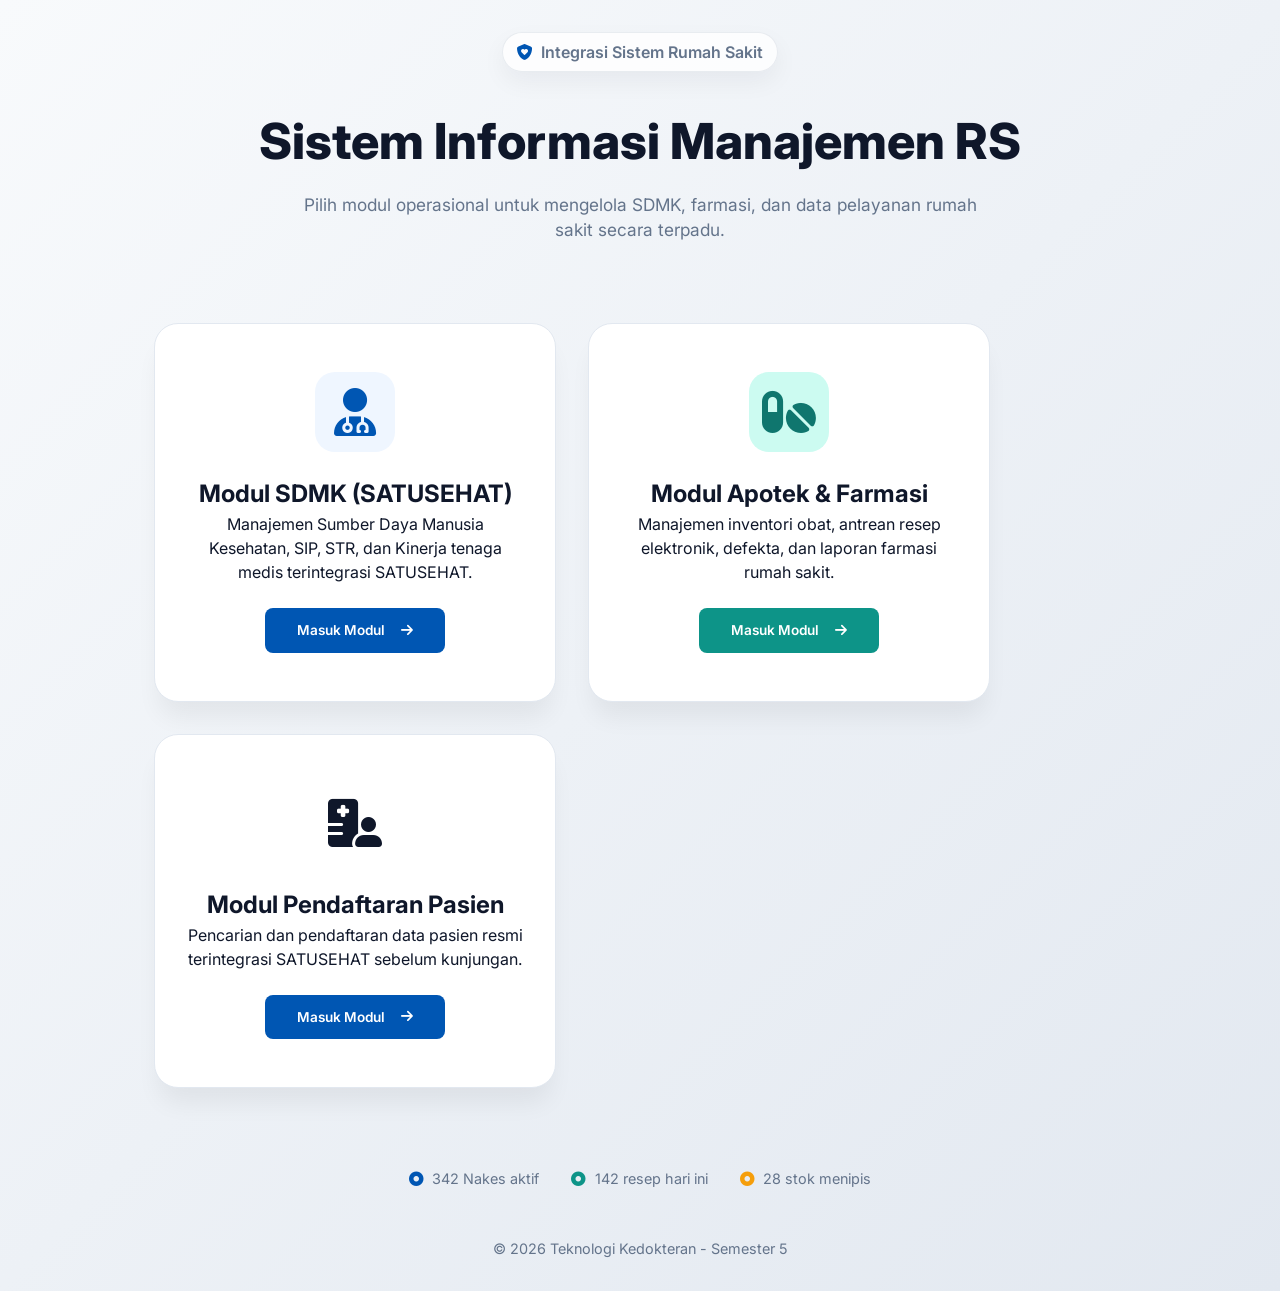
<file: Tugas/index.html>
﻿<!DOCTYPE html>
<html lang="id">
<head>
    <meta charset="UTF-8">
    <meta name="viewport" content="width=device-width, initial-scale=1.0">
    <title>Portal SIM RS Terpadu</title>
    <link href="https://fonts.googleapis.com/css2?family=Inter:wght@400;500;600;700&display=swap" rel="stylesheet">
    <link rel="stylesheet" href="style.css">
    <link rel="stylesheet" href="https://cdnjs.cloudflare.com/ajax/libs/font-awesome/6.4.0/css/all.min.css">
</head>
<body>
    <div class="portal-container">
        <div style="text-align: center; width: min(1100px, 100%); padding: 2rem;">
            <div style="margin-bottom: 2rem;">
                <span style="display:inline-flex; align-items:center; gap:0.5rem; background: rgba(255,255,255,0.8); border:1px solid rgba(148,163,184,0.2); padding:0.45rem 0.9rem; border-radius:999px; color: var(--text-muted); font-weight:600; box-shadow: 0 10px 25px rgba(15, 23, 42, 0.05);">
                    <i class="fa-solid fa-shield-heart" style="color: var(--primary);"></i> Integrasi Sistem Rumah Sakit
                </span>
            </div>

            <h1 style="font-size: clamp(2.2rem, 4vw, 3.1rem); font-weight: 800; color: var(--text-main); margin-bottom: 0.8rem;">Sistem Informasi Manajemen RS</h1>
            <p style="color: var(--text-muted); font-size: 1.08rem; margin-bottom: 3rem; max-width: 700px; margin-inline:auto;">Pilih modul operasional untuk mengelola SDMK, farmasi, dan data pelayanan rumah sakit secara terpadu.</p>

            <div class="portal-grid">
                <a href="login.html?module=sdmk" class="portal-card sdmk">
                    <div class="portal-icon">
                        <i class="fa-solid fa-user-doctor fa-3x"></i>
                    </div>
                    <div>
                        <h2>Modul SDMK (SATUSEHAT)</h2>
                        <p>Manajemen Sumber Daya Manusia Kesehatan, SIP, STR, dan Kinerja tenaga medis terintegrasi SATUSEHAT.</p>
                    </div>
                    <span class="btn btn-primary" style="margin-top: auto; padding: 0.75rem 2rem;">Masuk Modul <i class="fa-solid fa-arrow-right" style="margin-left: 0.5rem;"></i></span>
                </a>

                <a href="login.html?module=apotek" class="portal-card apotek">
                    <div class="portal-icon">
                        <i class="fa-solid fa-pills fa-3x"></i>
                    </div>
                    <div>
                        <h2>Modul Apotek & Farmasi</h2>
                        <p>Manajemen inventori obat, antrean resep elektronik, defekta, dan laporan farmasi rumah sakit.</p>
                    </div>
                    <span class="btn btn-secondary" style="margin-top: auto; padding: 0.75rem 2rem;">Masuk Modul <i class="fa-solid fa-arrow-right" style="margin-left: 0.5rem;"></i></span>
                </a>
                <a href="sim_rs_pendaftaran.html" class="portal-card pendaftaran">
                    <div class="portal-icon">
                        <i class="fa-solid fa-hospital-user fa-3x"></i>
                    </div>
                    <div>
                        <h2>Modul Pendaftaran Pasien</h2>
                        <p>Pencarian dan pendaftaran data pasien resmi terintegrasi SATUSEHAT sebelum kunjungan.</p>
                    </div>
                    <span class="btn btn-primary" style="margin-top: auto; padding: 0.75rem 2rem;">Masuk Modul <i class="fa-solid fa-arrow-right" style="margin-left: 0.5rem;"></i></span>
                </a>
            </div>

            <div style="margin-top: 3rem; display:flex; justify-content:center; gap:2rem; flex-wrap:wrap; color: var(--text-muted); font-size: 0.9rem;">
                <span><i class="fa-solid fa-circle-dot" style="color: var(--primary); margin-right:0.35rem;"></i> 342 Nakes aktif</span>
                <span><i class="fa-solid fa-circle-dot" style="color: var(--secondary); margin-right:0.35rem;"></i> 142 resep hari ini</span>
                <span><i class="fa-solid fa-circle-dot" style="color: var(--warning); margin-right:0.35rem;"></i> 28 stok menipis</span>
            </div>

            <div style="margin-top: 3rem; color: var(--text-muted); font-size: 0.9rem;">
                &copy; 2026 Teknologi Kedokteran - Semester 5
            </div>
        </div>
    </div>
</body>
</html>
</file>
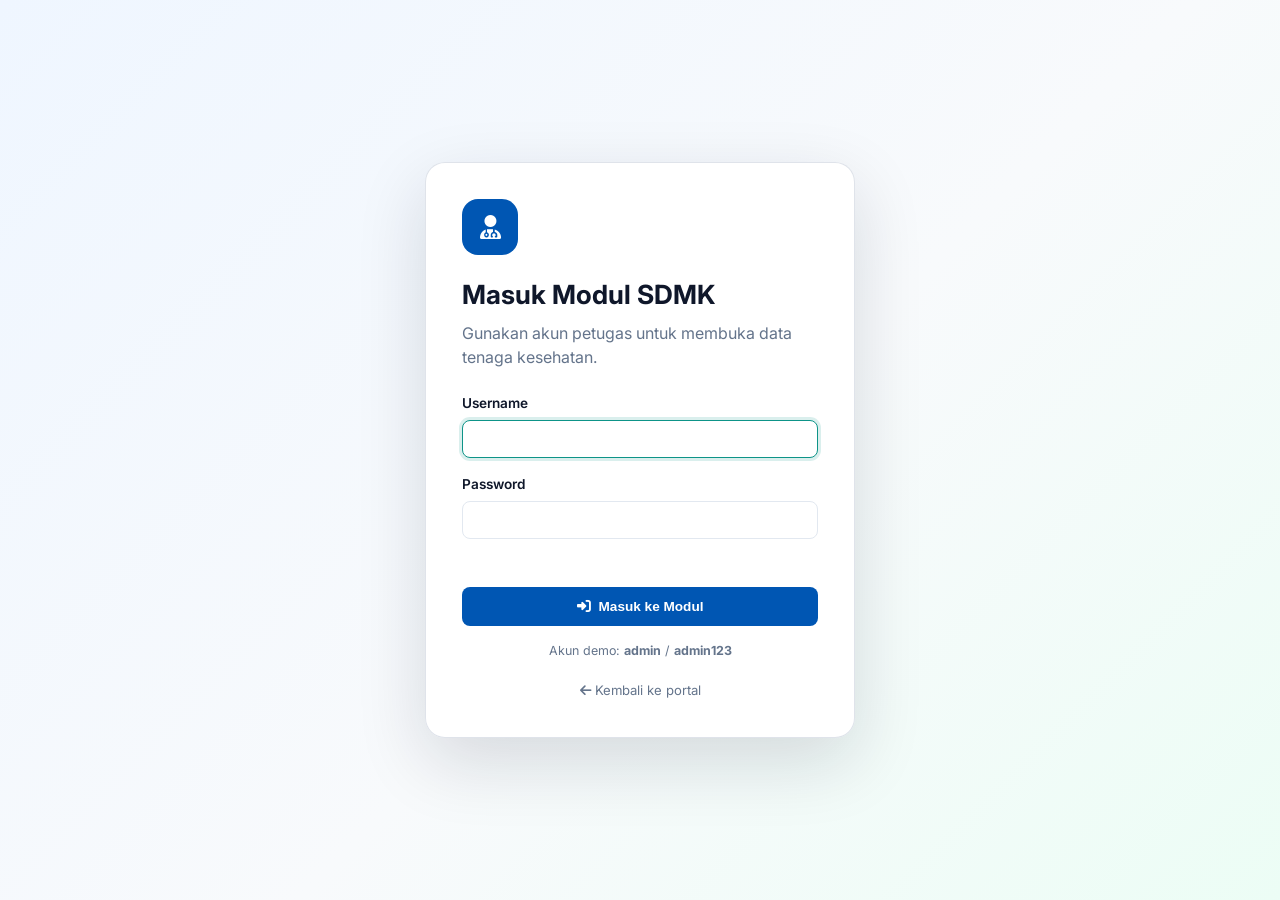
<file: Tugas/login.html>
<!DOCTYPE html>
<html lang="id">
<head>
    <meta charset="UTF-8">
    <meta name="viewport" content="width=device-width, initial-scale=1.0">
    <title>Login SIM RS</title>
    <link href="https://fonts.googleapis.com/css2?family=Inter:wght@400;500;600;700;800&display=swap" rel="stylesheet">
    <link rel="stylesheet" href="style.css">
    <link rel="stylesheet" href="https://cdnjs.cloudflare.com/ajax/libs/font-awesome/6.4.0/css/all.min.css">
</head>
<body>
    <main class="login-screen">
        <form class="login-card" id="login-form">
            <div class="login-brand" id="login-icon"><i class="fa-solid fa-shield-heart"></i></div>
            <h1 id="login-title">Masuk ke SIM RS</h1>
            <p id="login-description">Masukkan akun petugas untuk melanjutkan ke modul rumah sakit.</p>
            <label class="login-field">Username
                <input class="form-control" id="login-username" type="text" autocomplete="username" required autofocus>
            </label>
            <label class="login-field">Password
                <input class="form-control" id="login-password" type="password" autocomplete="current-password" required>
            </label>
            <div class="login-error" id="login-error" role="alert"></div>
            <button class="btn btn-primary login-submit" type="submit"><i class="fa-solid fa-right-to-bracket"></i> Masuk ke Modul</button>
            <div class="login-demo">Akun demo: <strong>admin</strong> / <strong>admin123</strong></div>
            <a href="index.html" class="login-back"><i class="fa-solid fa-arrow-left"></i> Kembali ke portal</a>
        </form>
    </main>

    <script>
        const targetModules = {
            apotek: {
                page: 'sim_rs_apotek.html',
                title: 'Masuk Farmasi RS',
                description: 'Gunakan akun petugas untuk membuka modul apotek dan farmasi.',
                icon: 'fa-pills',
                buttonClass: 'btn-secondary'
            },
            sdmk: {
                page: 'sim_rs_sdmk.html',
                title: 'Masuk Modul SDMK',
                description: 'Gunakan akun petugas untuk membuka data tenaga kesehatan.',
                icon: 'fa-user-doctor',
                buttonClass: 'btn-primary'
            }
        };

        const moduleName = new URLSearchParams(window.location.search).get('module') || 'sdmk';
        const target = targetModules[moduleName] || targetModules.sdmk;
        const loginButton = document.querySelector('.login-submit');

        document.title = target.title;
        document.getElementById('login-title').textContent = target.title;
        document.getElementById('login-description').textContent = target.description;
        document.getElementById('login-icon').innerHTML = `<i class="fa-solid ${target.icon}"></i>`;
        loginButton.classList.remove('btn-primary', 'btn-secondary');
        loginButton.classList.add(target.buttonClass);

        document.getElementById('login-form').addEventListener('submit', (event) => {
            event.preventDefault();
            const username = document.getElementById('login-username').value.trim();
            const password = document.getElementById('login-password').value;
            const error = document.getElementById('login-error');

            if (username === 'admin' && password === 'admin123') {
                sessionStorage.setItem('simrs-module-login', 'true');
                window.location.href = target.page;
                return;
            }

            error.textContent = 'Username atau password salah.';
        });
    </script>
</body>
</html>
</file>
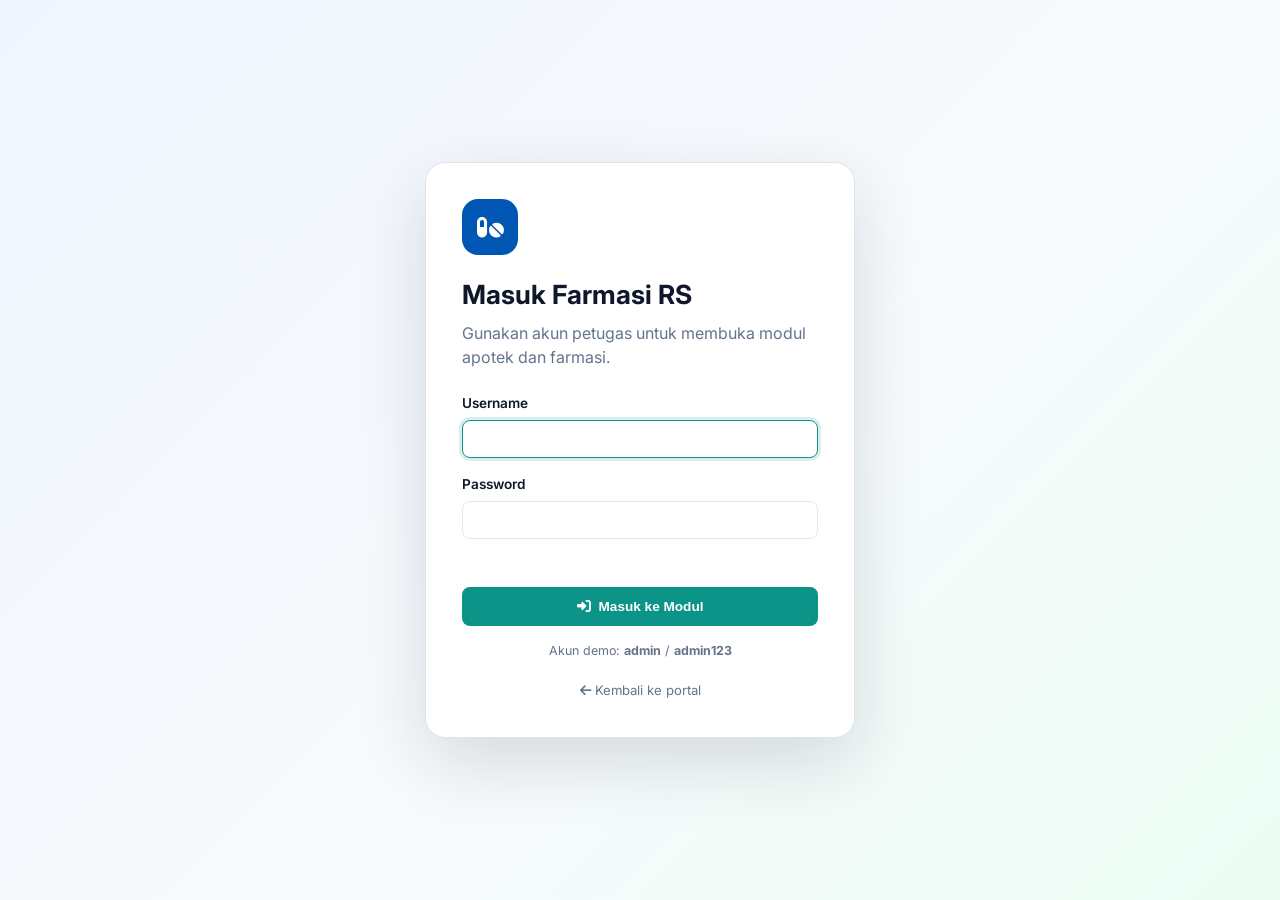
<file: Tugas/sim_rs_apotek.html>
﻿<!DOCTYPE html>
<html lang="id">
<head>
    <meta charset="UTF-8">
    <meta name="viewport" content="width=device-width, initial-scale=1.0">
    <title>SIM RS Farmasi - Apotek & Kasir Penjualan</title>
    <link href="https://fonts.googleapis.com/css2?family=Inter:wght@400;500;600;700;800&display=swap" rel="stylesheet">
    <link rel="stylesheet" href="style.css">
    <link rel="stylesheet" href="https://cdnjs.cloudflare.com/ajax/libs/font-awesome/6.4.0/css/all.min.css">
    <script>
        if (sessionStorage.getItem('simrs-module-login') !== 'true') {
            window.location.replace('login.html?module=apotek');
        }
    </script>
    <style>
        .sidebar-header h2 { color: var(--secondary-dark); }
        .page-header h1 {
            background: linear-gradient(135deg, var(--secondary-dark), var(--secondary-light));
            background-clip: text;
            -webkit-background-clip: text;
            -webkit-text-fill-color: transparent;
        }
        .section-view { display: none; }
        .section-view.active { display: block; animation: fadeIn 0.3s ease-in-out; }
        @keyframes fadeIn {
            from { opacity: 0; transform: translateY(6px); }
            to { opacity: 1; transform: translateY(0); }
        }
        .progress-bar-container {
            width: 100%;
            height: 6px;
            background: #e2e8f0;
            border-radius: 99px;
            overflow: hidden;
            margin-top: 6px;
        }
        .progress-bar {
            height: 100%;
            border-radius: 99px;
        }
        .med-cat-pill {
            padding: 0.35rem 0.85rem;
            border-radius: 99px;
            font-size: 0.78rem;
            font-weight: 600;
            background: #f1f5f9;
            color: var(--text-muted);
            border: 1px solid var(--border);
            cursor: pointer;
            transition: var(--transition);
        }
        .med-cat-pill.active {
            background: var(--secondary);
            color: white;
            border-color: var(--secondary);
        }
        .app-toast {
            position: fixed;
            right: 1.5rem;
            bottom: 1.5rem;
            z-index: 2000;
            display: flex;
            align-items: center;
            gap: 0.65rem;
            max-width: min(380px, calc(100vw - 2rem));
            padding: 0.85rem 1rem;
            border-radius: 0.65rem;
            background: #166534;
            color: white;
            box-shadow: 0 10px 25px rgba(15, 23, 42, 0.2);
            opacity: 0;
            transform: translateY(12px);
            pointer-events: none;
            transition: var(--transition);
        }
        .app-toast.visible {
            opacity: 1;
            transform: translateY(0);
        }
        .profile-details {
            display: grid;
            grid-template-columns: repeat(2, minmax(0, 1fr));
            gap: 0.75rem 1.25rem;
            padding: 1rem;
            border: 1px solid var(--border);
            border-radius: 0.65rem;
            background: #f8fafc;
        }
        .profile-detail {
            min-width: 0;
        }
        .profile-detail label {
            display: block;
            margin-bottom: 0.25rem;
            color: var(--text-muted);
            font-size: 0.75rem;
            font-weight: 600;
        }
        .profile-detail span {
            display: block;
            color: var(--text-main);
            font-size: 0.9rem;
            font-weight: 600;
            overflow-wrap: anywhere;
        }
        @media (max-width: 600px) {
            .profile-details {
                grid-template-columns: 1fr;
            }
        }
    </style>
</head>
<body>

    <!-- Sidebar Navigation -->
    <aside class="sidebar">
        <div class="sidebar-header">
            <i class="fa-solid fa-pills fa-2x" style="color: var(--secondary);"></i>
            <h2>Farmasi RS<br><span style="font-size: 0.8rem; color: var(--text-muted); font-weight: 500;">RS Cendana / SaffMedic</span></h2>
        </div>
        <nav class="sidebar-nav">
            <a onclick="switchTab('dashboard')" id="nav-dashboard" class="nav-item active-green"><i class="fa-solid fa-chart-pie"></i> Dashboard Farmasi</a>
            <a onclick="switchTab('antrean')" id="nav-antrean" class="nav-item"><i class="fa-solid fa-prescription-bottle-medical"></i> Antrean Resep <span class="badge badge-danger" style="margin-left:auto;" id="badge-antrean-resep">4</span></a>
            <a onclick="switchTab('kasir')" id="nav-kasir" class="nav-item"><i class="fa-solid fa-cash-register"></i> Kasir & Penjualan <span class="badge badge-success" style="margin-left:auto;">POS</span></a>
            <a onclick="switchTab('stok')" id="nav-stok" class="nav-item"><i class="fa-solid fa-boxes-stacked"></i> Stok & Inventori <span class="badge badge-warning" style="margin-left:auto;" id="badge-total-obat">25</span></a>
            <a onclick="switchTab('laporan')" id="nav-laporan" class="nav-item"><i class="fa-solid fa-file-invoice"></i> Laporan Farmasi</a>
            <div style="flex: 1;"></div>
            <a href="index.html" class="nav-item"><i class="fa-solid fa-arrow-left"></i> Kembali ke Portal</a>
            <a href="login.html?module=apotek" class="nav-item" style="color: var(--danger);" onclick="logoutModule(event)"><i class="fa-solid fa-right-from-bracket"></i> Keluar</a>
        </nav>
    </aside>

    <!-- Main Content Area -->
    <main class="main-content">
        <!-- Topbar -->
        <header class="topbar">
            <div class="search-bar" style="width: 420px;">
                <div class="search-wrapper" style="position: relative; display: flex; align-items: center; width: 100%;">
                    <button class="search-btn-icon" title="Cari Obat / Resep" style="position: absolute; left: 12px; color: var(--text-muted); background: none; border: none; cursor: pointer; font-size: 0.95rem;" onclick="triggerApotekSearch()"><i class="fa-solid fa-magnifying-glass"></i></button>
                    <input type="text" id="global-search" class="form-control" placeholder="Cari obat, resep, kode batch, atau pasien..." style="width: 100%; padding-left: 2.75rem; padding-right: 2.5rem;" oninput="handleGlobalSearch(this.value)" onkeyup="handleGlobalSearch(this.value)">
                    <button id="apotek-search-clear" style="position: absolute; right: 12px; color: var(--text-muted); background: none; border: none; cursor: pointer; font-size: 0.9rem; display: none;" onclick="clearApotekSearch()"><i class="fa-solid fa-circle-xmark"></i></button>
                </div>
            </div>
            <div class="user-profile">
                <div style="display: flex; gap: 0.75rem; align-items: center; margin-right: 0.5rem;">
                    <span class="badge badge-secondary"><i class="fa-solid fa-circle" style="font-size: 0.5rem; color: var(--secondary);"></i> Apotek Sentral RS</span>
                </div>
                <div style="text-align: right;">
                    <div style="font-weight: 600; font-size: 0.9rem;">Apt. Rina Marlina, S.Farm</div>
                    <div style="font-size: 0.75rem; color: var(--text-muted);">Kepala Instalasi Farmasi</div>
                </div>
                <div class="avatar" style="background: var(--secondary-light);">RM</div>
            </div>
        </header>

        <!-- Dashboard Body Container -->
        <div class="dashboard-container">
            
            <!-- VIEW 1: DASHBOARD OVERVIEW -->
            <section id="view-dashboard" class="section-view active">
                <div class="page-header">
                    <div>
                        <h1>Dashboard Instalasi Farmasi</h1>
                        <p>Ringkasan pergerakan resep masuk, stok menipis, dan transaksi kasir apotek.</p>
                    </div>
                    <div style="display: flex; gap: 0.75rem;">
                        <button class="btn btn-secondary" onclick="switchTab('kasir')"><i class="fa-solid fa-cash-register"></i> Buka Kasir Farmasi</button>
                        <button class="btn" style="background: #f1f5f9; color: var(--text-main);" onclick="openModal('modal-resep')"><i class="fa-solid fa-plus"></i> Buat Resep Baru</button>
                    </div>
                </div>

                <!-- Stats Grid -->
                <div class="stats-grid">
                    <div class="stat-card green">
                        <div class="stat-title">Total Resep Hari Ini</div>
                        <div class="stat-value">148</div>
                        <div style="color: var(--secondary-dark); font-size: 0.85rem; margin-top: 0.5rem; font-weight: 500;">
                            <i class="fa-solid fa-check-double"></i> 124 Selesai | 24 Proses
                        </div>
                    </div>
                    <div class="stat-card yellow">
                        <div class="stat-title">Stok Menipis (Defecta)</div>
                        <div class="stat-value" id="stat-defecta-count">4</div>
                        <div style="color: var(--warning); font-size: 0.85rem; margin-top: 0.5rem; font-weight: 500;">
                            <i class="fa-solid fa-triangle-exclamation"></i> Perlu Surat Pesanan (SP)
                        </div>
                    </div>
                    <div class="stat-card red">
                        <div class="stat-title">Pendapatan Kasir Hari Ini</div>
                        <div class="stat-value" style="font-size: 1.5rem; color: #166534;" id="stat-penjualan-kasir">Rp 4.850.000</div>
                        <div style="color: var(--secondary-dark); font-size: 0.85rem; margin-top: 0.5rem; font-weight: 500;">
                            <i class="fa-solid fa-receipt"></i> 38 Transaksi Selesai
                        </div>
                    </div>
                    <div class="stat-card">
                        <div class="stat-title">Rata-rata Waktu Tunggu</div>
                        <div class="stat-value">12.4 <span style="font-size: 1rem; font-weight: 500; color: var(--text-muted);">menit</span></div>
                        <div style="color: var(--secondary-dark); font-size: 0.85rem; margin-top: 0.5rem; font-weight: 500;">
                            <i class="fa-solid fa-bolt"></i> Lebih cepat 3.2m dari standar
                        </div>
                    </div>
                </div>

                <!-- Content Grid -->
                <div class="content-grid">
                    <!-- Quick Table -->
                    <div class="card" style="background: linear-gradient(to bottom right, #ffffff, #f8fafc);">
                        <div class="card-header" style="border-bottom: none; padding-bottom: 0.5rem;">
                            <h3 class="elegant-section-title"><i class="fa-solid fa-prescription-bottle-medical" style="color: var(--secondary);"></i> Live Antrean Resep</h3>
                            <div style="display: flex; gap: 0.5rem;">
                                <a onclick="switchTab('antrean')" class="btn" style="background: var(--background); color: var(--text-muted); border: 1px solid var(--border);"><i class="fa-solid fa-arrow-right"></i> Semua Antrean</a>
                                <button class="btn btn-secondary" onclick="openModal('modal-resep')"><i class="fa-solid fa-plus"></i> Resep Baru</button>
                            </div>
                        </div>
                        <div class="queue-list" style="padding: 0.5rem 0;">
                            
                            <!-- Item 1: Penyiapan -->
                            <div class="queue-card status-prep" data-resep-id="RSP-081">
                                <div class="queue-header">
                                    <div class="queue-patient-info">
                                        <span style="font-weight: 700; font-size: 1.1rem; color: var(--text-main);">Tn. Ahmad Fauzi (42 Th)</span>
                                        <span style="font-size: 0.85rem; color: var(--text-muted); margin-top: 0.25rem;"><i class="fa-regular fa-clock"></i> 09:42 WIB &bull; dr. Andi, Sp.PD</span>
                                    </div>
                                    <div style="text-align: right;">
                                        <div style="font-weight: 700; color: var(--secondary-dark); letter-spacing: 0.5px;">#RSP-081</div>
                                        <span class="badge badge-warning" style="margin-top: 0.5rem; display: inline-block;"><i class="fa-solid fa-spinner fa-spin"></i> Dispensing</span>
                                    </div>
                                </div>
                                <div class="queue-steps">
                                    <div class="queue-step active" title="Penyiapan Obat"></div>
                                    <div class="queue-step" title="Pengecekan"></div>
                                    <div class="queue-step" title="Selesai"></div>
                                </div>
                                <div style="display: flex; justify-content: space-between; align-items: center; margin-top: 0.5rem;">
                                    <span style="font-size: 0.8rem; color: var(--text-muted); font-weight: 500;">BPJS Rawat Jalan</span>
                                    <button class="btn" style="background: #eff6ff; color: var(--primary); padding: 0.35rem 1rem; font-size: 0.8rem; font-weight: 600; border-radius: 6px;" onclick="detailResep('RSP-081', 'Siapkan')">Proses</button>
                                </div>
                            </div>

                            <!-- Item 2: Menunggu Pembayaran -->
                            <div class="queue-card status-wait" data-resep-id="RSP-082">
                                <div class="queue-header">
                                    <div class="queue-patient-info">
                                        <span style="font-weight: 700; font-size: 1.1rem; color: var(--text-main);">Ny. Dewi Ratnasari (29 Th)</span>
                                        <span style="font-size: 0.85rem; color: var(--text-muted); margin-top: 0.25rem;"><i class="fa-regular fa-clock"></i> 09:48 WIB &bull; dr. Ratna, Sp.OG</span>
                                    </div>
                                    <div style="text-align: right;">
                                        <div style="font-weight: 700; color: var(--secondary-dark); letter-spacing: 0.5px;">#RSP-2026-082</div>
                                        <span class="badge badge-danger" style="margin-top: 0.5rem; display: inline-block;"><i class="fa-solid fa-receipt"></i> Kasir / Bayar</span>
                                    </div>
                                </div>
                                <div class="queue-steps">
                                    <div class="queue-step active" title="Penyiapan"></div>
                                    <div class="queue-step" title="Pengecekan"></div>
                                    <div class="queue-step" title="Selesai"></div>
                                </div>
                                <div style="display: flex; justify-content: space-between; align-items: center; margin-top: 0.5rem;">
                                    <span style="font-size: 0.8rem; color: var(--danger); font-weight: 600;">Umum Mandiri (Rp 78.500)</span>
                                    <button class="btn" style="background: #fee2e2; color: var(--danger); padding: 0.35rem 1rem; font-size: 0.8rem; font-weight: 600; border-radius: 6px;" onclick="loadResepToKasir('RSP-2026-082')"><i class="fa-solid fa-cash-register"></i> Ke Kasir</button>
                                </div>
                            </div>

                            <div class="queue-card status-prep" data-resep-id="RSP-083">
                                <div class="queue-header">
                                    <div class="queue-patient-info">
                                        <span style="font-weight: 700; font-size: 1.1rem; color: var(--text-main);">Tn. Budi Santoso (51 Th)</span>
                                        <span style="font-size: 0.85rem; color: var(--text-muted); margin-top: 0.25rem;"><i class="fa-regular fa-clock"></i> 09:55 WIB &bull; drg. Maya Putri</span>
                                    </div>
                                    <div style="text-align: right;"><div style="font-weight: 700; color: var(--secondary-dark); letter-spacing: 0.5px;">#RSP-083</div><span class="badge badge-info" style="margin-top: 0.5rem; display: inline-block;"><i class="fa-solid fa-file-circle-check"></i> Skrining</span></div>
                                </div>
                                <div class="queue-steps"><div class="queue-step active" title="Skrining"></div><div class="queue-step" title="Penyiapan"></div><div class="queue-step" title="Selesai"></div></div>
                                <div style="display: flex; justify-content: space-between; align-items: center; margin-top: 0.5rem;"><span style="font-size: 0.8rem; color: var(--text-muted); font-weight: 500;">BPJS Rawat Jalan</span><button class="btn" style="background: #eff6ff; color: var(--primary); padding: 0.35rem 1rem; font-size: 0.8rem; font-weight: 600; border-radius: 6px;" onclick="detailResep('RSP-083', 'Skrining')">Skrining</button></div>
                            </div>

                            <div class="queue-card status-prep" data-resep-id="RSP-084">
                                <div class="queue-header">
                                    <div class="queue-patient-info">
                                        <span style="font-weight: 700; font-size: 1.1rem; color: var(--text-main);">Ny. Siti Aminah (36 Th)</span>
                                        <span style="font-size: 0.85rem; color: var(--text-muted); margin-top: 0.25rem;"><i class="fa-regular fa-clock"></i> 10:02 WIB &bull; dr. Raka Pratama</span>
                                    </div>
                                    <div style="text-align: right;"><div style="font-weight: 700; color: var(--secondary-dark); letter-spacing: 0.5px;">#RSP-084</div><span class="badge badge-success" style="margin-top: 0.5rem; display: inline-block;"><i class="fa-solid fa-circle-check"></i> Siap Diserahkan</span></div>
                                </div>
                                <div class="queue-steps"><div class="queue-step active" title="Penyiapan"></div><div class="queue-step active" title="Pengecekan"></div><div class="queue-step active" title="Selesai"></div></div>
                                <div style="display: flex; justify-content: space-between; align-items: center; margin-top: 0.5rem;"><span style="font-size: 0.8rem; color: var(--secondary-dark); font-weight: 600;">Umum Mandiri</span><button class="btn" style="background: #ecfdf5; color: var(--secondary-dark); padding: 0.35rem 1rem; font-size: 0.8rem; font-weight: 600; border-radius: 6px;" onclick="detailResep('RSP-084', 'Serahkan')">Serahkan</button></div>
                            </div>
                        </div>
                    </div>

                    <!-- Side Panel / Quick Inventory -->
                    <div style="display: flex; flex-direction: column; gap: 1.5rem;">
                        <div class="card" style="background: linear-gradient(to bottom left, #ffffff, #f8fafc);">
                            <div class="card-header" style="border-bottom: none; padding-bottom: 0.5rem;">
                                <h3 class="elegant-section-title"><i class="fa-solid fa-boxes-stacked" style="color: var(--primary);"></i> Defecta Stok Kritis</h3>
                                <a onclick="switchTab('stok')" class="btn" style="background: transparent; color: var(--secondary); font-size: 0.75rem; padding: 0;">Lihat Semua</a>
                            </div>
                            
                            <div class="stock-list" id="dashboard-stock-alerts">
                                <!-- Generated by JS -->
                            </div>
                        </div>

                        <div class="card" style="background: linear-gradient(to bottom left, #f0fdf4, #ffffff);">
                            <div class="card-header" style="border-bottom: none; padding-bottom: 0.5rem;">
                                <h3 class="elegant-section-title"><i class="fa-solid fa-notes-medical" style="color: var(--secondary-dark);"></i> RME Pasien Terkini</h3>
                                <span class="badge badge-secondary" id="rme-counter">0</span>
                            </div>
                            <div class="stock-list" id="dashboard-rme-list">
                                <!-- Generated by JS -->
                            </div>
                        </div>

                        <div class="card" style="background: linear-gradient(135deg, var(--secondary-dark), var(--secondary)); color: white; border: none; box-shadow: 0 4px 6px -1px rgba(0,0,0,0.1);">
                            <h4 style="font-size: 1.1rem; margin-bottom: 0.5rem; font-weight: 700;"><i class="fa-solid fa-cash-register"></i> Kasir Penjualan Farmasi</h4>
                            <p style="font-size: 0.85rem; opacity: 0.9; margin-bottom: 1rem;">Layani penjualan obat bebas, resep dokter, serta cetak struk thermal kasir secara instan.</p>
                            <button class="btn" style="background: white; color: var(--secondary-dark); width: 100%; font-weight: 700;" onclick="switchTab('kasir')"><i class="fa-solid fa-receipt"></i> Buka Terminal Kasir</button>
                        </div>
                    </div>
                </div>
            </section>

            <!-- VIEW 2: ANTREAN RESEP LENGKAP -->
            <section id="view-antrean" class="section-view">
                <div class="page-header">
                    <div>
                        <h1>Manajemen Antrean Resep</h1>
                        <p>Pemantauan alur dispensing, skrining resep, verifikasi klinis, hingga penyerahan ke pasien.</p>
                    </div>
                    <div style="display: flex; gap: 0.75rem;">
                        <button class="btn btn-secondary" onclick="openModal('modal-resep')"><i class="fa-solid fa-plus"></i> Tambah Resep</button>
                    </div>
                </div>

                <!-- Tabs Filter Status -->
                <div class="view-tabs">
                    <button id="tab-resep-all" class="view-tab active" onclick="filterResepStatus('all', this)"><i class="fa-solid fa-list"></i> Semua Resep</button>
                    <button id="tab-resep-skrining" class="view-tab" onclick="filterResepStatus('skrining', this)"><i class="fa-solid fa-file-circle-check"></i> Skrining / Verifikasi</button>
                    <button id="tab-resep-racik" class="view-tab" onclick="filterResepStatus('racik', this)"><i class="fa-solid fa-mortar-pestle"></i> Penyiapan / Racik</button>
                    <button id="tab-resep-kasir" class="view-tab" onclick="filterResepStatus('kasir', this)"><i class="fa-solid fa-cash-register"></i> Pembayaran</button>
                    <button id="tab-resep-selesai" class="view-tab" onclick="filterResepStatus('selesai', this)"><i class="fa-solid fa-circle-check"></i> Siap Diserahkan</button>
                </div>

                <!-- Filters -->
                <div class="card" style="padding: 1rem 1.5rem; margin-bottom: 1.5rem;">
                    <div class="filter-bar" style="margin-bottom: 0; align-items: center; justify-content: space-between;">
                        <div style="display: flex; gap: 1rem; flex-wrap: wrap;">
                            <input type="text" id="resep-search" class="form-control" placeholder="Cari No. Resep / Nama Pasien..." style="width: 280px;" oninput="filterResepStatus(currentResepStatus)">
                            <select class="form-control">
                                <option>Semua Unit Layanan</option>
                                <option>Instalasi Rawat Jalan (Poliklinik)</option>
                                <option>Instalasi Rawat Inap (Bangsal)</option>
                                <option>Instalasi Gawat Darurat (IGD)</option>
                            </select>
                            <select class="form-control">
                                <option>Semua Jenis Pembayaran</option>
                                <option>BPJS Kesehatan</option>
                                <option>Umum / Pribadi</option>
                                <option>Asuransi Swasta</option>
                            </select>
                        </div>
                            <button class="btn" type="button" style="background: #f1f5f9; color: var(--text-muted);" onclick="refreshResepData()"><i class="fa-solid fa-rotate"></i> Refresh Data</button>
                    </div>
                </div>

                <!-- Antrean Table -->
                <div class="card">
                    <div class="table-container">
                        <table>
                            <thead>
                                <tr>
                                    <th>No. Antrean & Resep</th>
                                    <th>Pasien</th>
                                    <th>Unit & Dokter</th>
                                    <th>Obat / Item</th>
                                    <th>Jenis Resep</th>
                                    <th>Status Alur</th>
                                    <th>Aksi</th>
                                </tr>
                            </thead>
                            <tbody id="resep-table-body">
                                <tr data-resep-id="RSP-081" data-resep-status="racik">
                                    <td>
                                        <div style="display: flex; align-items: center; gap: 0.5rem;">
                                            <span style="font-size: 1.1rem; font-weight: 800; background: #ecfdf5; color: var(--secondary-dark); padding: 0.2rem 0.5rem; border-radius: 0.35rem;">A-14</span>
                                            <div>
                                                <div style="font-weight: 700; color: var(--text-main);">#RSP-081</div>
                                                <div style="font-size: 0.75rem; color: var(--text-muted);">09:30 WIB</div>
                                            </div>
                                        </div>
                                    </td>
                                    <td>
                                        <div style="font-weight: 600;">Tn. Ahmad Fauzi (42 Th)</div>
                                        <div style="font-size: 0.75rem; color: var(--text-muted);">No. RM: 00-24-11-92</div>
                                    </td>
                                    <td>
                                        <div style="font-weight: 500;">Poli Penyakit Dalam</div>
                                        <div style="font-size: 0.75rem; color: var(--text-muted);">dr. Andi Wijaya, Sp.PD</div>
                                    </td>
                                    <td>
                                        <span class="badge badge-info">3 R/ Obat Jadi</span>
                                    </td>
                                    <td><span class="badge badge-success">Non-Racikan</span></td>
                                    <td><span class="badge badge-warning"><i class="fa-solid fa-spinner fa-spin"></i> Dispensing</span></td>
                                    <td>
                                        <div style="display: flex; gap: 0.5rem;">
                                            <button class="btn btn-secondary" style="padding: 0.35rem 0.75rem; font-size: 0.75rem;" onclick="detailResep('RSP-081', 'Siapkan')"><i class="fa-solid fa-hand-holding-medical"></i> Siapkan</button>
                                        </div>
                                    </td>
                                </tr>
                                <tr data-resep-id="RSP-082" data-resep-status="kasir">
                                    <td>
                                        <div style="display: flex; align-items: center; gap: 0.5rem;">
                                            <span style="font-size: 1.1rem; font-weight: 800; background: #fee2e2; color: var(--danger); padding: 0.2rem 0.5rem; border-radius: 0.35rem;">A-18</span>
                                            <div>
                                                <div style="font-weight: 700; color: var(--text-main);">#RSP-082</div>
                                                <div style="font-size: 0.75rem; color: var(--text-muted);">09:48 WIB</div>
                                            </div>
                                        </div>
                                    </td>
                                    <td>
                                        <div style="font-weight: 600;">Ny. Dewi Ratnasari (29 Th)</div>
                                        <div style="font-size: 0.75rem; color: var(--text-muted);">No. RM: 00-31-09-54</div>
                                    </td>
                                    <td>
                                        <div style="font-weight: 500;">Poli Kebidanan & Kandungan</div>
                                        <div style="font-size: 0.75rem; color: var(--text-muted);">dr. Ratna, Sp.OG</div>
                                    </td>
                                    <td>
                                        <span class="badge badge-info">2 R/ Obat Jadi</span>
                                    </td>
                                    <td><span class="badge badge-success">Non-Racikan</span></td>
                                    <td><span class="badge badge-danger"><i class="fa-solid fa-receipt"></i> Kasir / Bayar</span></td>
                                    <td>
                                        <div style="display: flex; gap: 0.5rem;">
                                            <button class="btn" style="background: var(--danger); color: white; padding: 0.35rem 0.75rem; font-size: 0.75rem;" onclick="loadResepToKasir('RSP-2026-082')"><i class="fa-solid fa-cash-register"></i> Bayar Kasir</button>
                                        </div>
                                    </td>
                                </tr>
                                <tr data-resep-id="RSP-083" data-resep-status="skrining">
                                    <td><div style="display: flex; align-items: center; gap: 0.5rem;"><span style="font-size: 1.1rem; font-weight: 800; background: #eff6ff; color: var(--primary); padding: 0.2rem 0.5rem; border-radius: 0.35rem;">A-19</span><div><div style="font-weight: 700; color: var(--text-main);">#RSP-083</div><div style="font-size: 0.75rem; color: var(--text-muted);">09:55 WIB</div></div></div></td>
                                    <td><div style="font-weight: 600;">Tn. Budi Santoso (51 Th)</div><div style="font-size: 0.75rem; color: var(--text-muted);">No. RM: 00-18-07-41</div></td>
                                    <td><div style="font-weight: 500;">Poli Gigi</div><div style="font-size: 0.75rem; color: var(--text-muted);">drg. Maya Putri</div></td>
                                    <td><span class="badge badge-info">1 R/ Obat Jadi</span></td><td><span class="badge badge-success">Non-Racikan</span></td><td><span class="badge badge-info"><i class="fa-solid fa-file-circle-check"></i> Skrining</span></td>
                                    <td><button class="btn btn-secondary" style="padding: 0.35rem 0.75rem; font-size: 0.75rem;" onclick="detailResep('RSP-083', 'Skrining')"><i class="fa-solid fa-file-circle-check"></i> Skrining</button></td>
                                </tr>
                                <tr data-resep-id="RSP-084" data-resep-status="selesai">
                                    <td><div style="display: flex; align-items: center; gap: 0.5rem;"><span style="font-size: 1.1rem; font-weight: 800; background: #ecfdf5; color: var(--secondary-dark); padding: 0.2rem 0.5rem; border-radius: 0.35rem;">A-20</span><div><div style="font-weight: 700; color: var(--text-main);">#RSP-084</div><div style="font-size: 0.75rem; color: var(--text-muted);">10:02 WIB</div></div></div></td>
                                    <td><div style="font-weight: 600;">Ny. Siti Aminah (36 Th)</div><div style="font-size: 0.75rem; color: var(--text-muted);">No. RM: 00-44-12-08</div></td>
                                    <td><div style="font-weight: 500;">Poli Umum</div><div style="font-size: 0.75rem; color: var(--text-muted);">dr. Raka Pratama</div></td>
                                    <td><span class="badge badge-info">2 R/ Obat Jadi</span></td><td><span class="badge badge-success">Non-Racikan</span></td><td><span class="badge badge-success"><i class="fa-solid fa-circle-check"></i> Siap Diserahkan</span></td>
                                    <td><button class="btn btn-secondary" style="padding: 0.35rem 0.75rem; font-size: 0.75rem;" onclick="detailResep('RSP-084', 'Serahkan')"><i class="fa-solid fa-hand-holding-medical"></i> Serahkan</button></td>
                                </tr>
                            </tbody>
                        </table>
                    </div>
                </div>
            </section>

            <!-- VIEW 3: KASIR & PENJUALAN FARMASI (POS CASHIER & CETAK STRUK) -->
            <section id="view-kasir" class="section-view">
                <div class="page-header">
                    <div>
                        <h1>Kasir & Penjualan Farmasi</h1>
                        <p>Kasir Point of Sale (POS) Apotek RS Cendana / SaffMedic untuk Penjualan Resep & Bebas.</p>
                    </div>
                    <div style="display: flex; gap: 0.75rem; align-items: center;">
                        <span class="badge badge-info" style="font-size: 0.85rem; padding: 0.5rem 1rem;"><i class="fa-solid fa-receipt"></i> No Nota: <strong id="pos-nota-id">TRX-20260909-001</strong></span>
                        <button class="btn" style="background: #f1f5f9; color: var(--text-main);" onclick="resetCart()"><i class="fa-solid fa-rotate-left"></i> Reset Cart</button>
                    </div>
                </div>

                <div class="pos-layout">
                    <!-- Left: Catalog & Search Obat -->
                    <div class="card" style="padding: 1.25rem;">
                        <div style="display: flex; gap: 0.75rem; margin-bottom: 1rem;">
                            <input type="text" id="pos-search" class="form-control" placeholder="Cari kode/nama obat..." style="flex: 1;" onkeyup="filterPosCatalog()">
                            <select id="pos-filter-kat" class="form-control" style="width: 180px;" onchange="filterPosCatalog()">
                                <option value="all">Semua Kategori</option>
                                <option value="Obat Bebas">Obat Bebas</option>
                                <option value="Obat Bebas Terbatas">Bebas Terbatas</option>
                                <option value="Obat Keras">Obat Keras</option>
                                <option value="Antibiotik">Antibiotik</option>
                                <option value="Suplemen">Suplemen & Vitamin</option>
                            </select>
                        </div>

                        <!-- Pill Categories -->
                        <div style="display: flex; gap: 0.5rem; overflow-x: auto; padding-bottom: 0.5rem; margin-bottom: 1rem;">
                            <span class="med-cat-pill active" onclick="setPosPillFilter('all', this)">Semua</span>
                            <span class="med-cat-pill" onclick="setPosPillFilter('Obat Bebas', this)">Obat Bebas</span>
                            <span class="med-cat-pill" onclick="setPosPillFilter('Obat Keras', this)">Obat Keras</span>
                            <span class="med-cat-pill" onclick="setPosPillFilter('Antibiotik', this)">Antibiotik</span>
                            <span class="med-cat-pill" onclick="setPosPillFilter('Suplemen', this)">Vitamin</span>
                        </div>

                        <!-- Load Prescription Banner -->
                        <div style="background: #f0fdf4; border: 1px solid #bbf7d0; border-radius: 0.5rem; padding: 0.75rem 1rem; margin-bottom: 1rem; display: flex; justify-content: space-between; align-items: center;">
                            <div>
                                <strong style="color: #166534; font-size: 0.85rem;"><i class="fa-solid fa-prescription-bottle"></i> Load Item Resep Pasien:</strong>
                                <span style="font-size: 0.8rem; color: #15803d; margin-left: 0.5rem;">Ny. Dewi Ratnasari (#RSP-2026-082)</span>
                            </div>
                            <button class="btn btn-secondary" style="padding: 0.25rem 0.75rem; font-size: 0.75rem;" onclick="loadResepToKasir('RSP-2026-082')"><i class="fa-solid fa-download"></i> Ambil Resep</button>
                        </div>

                        <!-- Medication Catalog Grid -->
                        <div class="pos-catalog-grid" id="pos-catalog-container">
                            <!-- Populated dynamically by JS -->
                        </div>
                    </div>

                    <!-- Right: Cart & Checkout -->
                    <div class="pos-cart-box">
                        <div style="border-bottom: 1px solid var(--border); padding-bottom: 0.75rem; margin-bottom: 0.75rem;">
                            <h3 style="font-size: 1.1rem; font-weight: 700; color: var(--text-main); display: flex; justify-content: space-between; align-items: center;">
                                <span><i class="fa-solid fa-cart-shopping" style="color: var(--secondary);"></i> Item Belanja / Resep</span>
                                <span class="badge badge-info" id="cart-item-count">0 Item</span>
                            </h3>
                        </div>

                        <!-- Patient Info Section -->
                        <div style="background: #f8fafc; border: 1px solid var(--border); border-radius: 0.5rem; padding: 0.75rem; margin-bottom: 1rem; display: flex; flex-direction: column; gap: 0.5rem;">
                            <div style="display: flex; gap: 0.5rem;">
                                <select id="pos-tipe-pasien" class="form-control" style="font-size: 0.8rem; padding: 0.4rem;" onchange="updatePosTipePasien()">
                                    <option value="Umum">Pasien Umum / Bebas</option>
                                    <option value="Resep Dokter">Resep Dokter (Rawat Jalan)</option>
                                    <option value="BPJS Kesehatan">BPJS Kesehatan (Klaim)</option>
                                    <option value="Asuransi Swasta">Asuransi Swasta</option>
                                </select>
                            </div>
                            <div style="display: flex; gap: 0.5rem;">
                                <input type="text" id="pos-nama-pasien" class="form-control" placeholder="Nama Pasien / Pembeli" style="font-size: 0.8rem; padding: 0.4rem; flex: 2;" value="Pasien Umum">
                                <input type="text" id="pos-no-rm" class="form-control" placeholder="No RM (Opsional)" style="font-size: 0.8rem; padding: 0.4rem; flex: 1;">
                            </div>
                        </div>

                        <!-- Cart Items List -->
                        <div class="cart-items-list" id="cart-items-container">
                            <div style="text-align: center; color: var(--text-muted); padding: 2rem 1rem; font-size: 0.85rem;">
                                <i class="fa-solid fa-basket-shopping fa-2x" style="margin-bottom: 0.5rem; opacity: 0.4;"></i>
                                <p>Keranjang masih kosong.<br>Klik obat di sebelah kiri untuk menambahkan.</p>
                            </div>
                        </div>

                        <!-- Total Calculation -->
                        <div style="border-top: 1px dashed var(--border); padding-top: 0.75rem; margin-top: auto; display: flex; flex-direction: column; gap: 0.4rem;">
                            <div style="display: flex; justify-content: space-between; font-size: 0.85rem; color: var(--text-muted);">
                                <span>Subtotal</span>
                                <span id="pos-subtotal">Rp 0</span>
                            </div>
                            <div style="display: flex; justify-content: space-between; font-size: 0.85rem; color: var(--text-muted); align-items: center;">
                                <span>Diskon / Potongan</span>
                                <input type="number" id="pos-diskon" class="form-control" style="width: 100px; padding: 0.2rem 0.5rem; text-align: right; font-size: 0.8rem;" value="0" onchange="calculateCartTotal()" onkeyup="calculateCartTotal()">
                            </div>
                            <div style="display: flex; justify-content: space-between; font-size: 1.15rem; font-weight: 800; color: var(--secondary-dark); padding-top: 0.5rem; border-top: 1px solid var(--border);">
                                <span>Total Bayar</span>
                                <span id="pos-total-akhir">Rp 0</span>
                            </div>
                        </div>

                        <!-- Payment Form -->
                        <div style="background: #ecfdf5; border: 1px solid #a7f3d0; border-radius: 0.5rem; padding: 0.85rem; margin-top: 1rem; display: flex; flex-direction: column; gap: 0.6rem;">
                            <div style="display: flex; gap: 0.5rem; align-items: center;">
                                <label style="font-weight: 700; font-size: 0.8rem; width: 110px;">Metode Bayar:</label>
                                <select id="pos-metode-bayar" class="form-control" style="flex: 1; font-size: 0.8rem; font-weight: 600;" onchange="handleMetodeBayarChange()">
                                    <option value="Tunai">Tunai / Cash</option>
                                    <option value="QRIS / E-Wallet">QRIS / E-Wallet</option>
                                    <option value="Debit / Kartu Kredit">Debit / Kartu Kredit</option>
                                    <option value="BPJS / Asuransi (Klaim Rp 0)">BPJS / Asuransi (Klaim Rp 0)</option>
                                </select>
                            </div>
                            <div style="display: flex; gap: 0.5rem; align-items: center;">
                                <label style="font-weight: 700; font-size: 0.8rem; width: 110px;">Uang Diterima:</label>
                                <input type="number" id="pos-uang-bayar" class="form-control" placeholder="0" style="flex: 1; font-weight: 700; font-size: 0.95rem; text-align: right;" onkeyup="calculateChange()" onchange="calculateChange()">
                            </div>
                            <div style="display: flex; gap: 0.35rem; margin-left: 110px;">
                                <button type="button" class="btn" style="padding: 0.15rem 0.5rem; font-size: 0.7rem; background: white; border: 1px solid #cbd5e1;" onclick="quickCash(20000)">20k</button>
                                <button type="button" class="btn" style="padding: 0.15rem 0.5rem; font-size: 0.7rem; background: white; border: 1px solid #cbd5e1;" onclick="quickCash(50000)">50k</button>
                                <button type="button" class="btn" style="padding: 0.15rem 0.5rem; font-size: 0.7rem; background: white; border: 1px solid #cbd5e1;" onclick="quickCash(100000)">100k</button>
                                <button type="button" class="btn" style="padding: 0.15rem 0.5rem; font-size: 0.7rem; background: white; border: 1px solid #cbd5e1;" onclick="quickCash('exact')">Pas</button>
                            </div>
                            <div style="display: flex; justify-content: space-between; font-size: 0.95rem; font-weight: 700; color: #047857; margin-top: 0.25rem;">
                                <span>Kembalian:</span>
                                <span id="pos-kembalian">Rp 0</span>
                            </div>
                        </div>

                        <!-- Action Buttons -->
                        <div style="display: flex; gap: 0.5rem; margin-top: 1rem;">
                            <button class="btn btn-secondary" style="flex: 1; padding: 0.85rem; font-size: 0.95rem; justify-content: center; font-weight: 700;" onclick="processCheckout()"><i class="fa-solid fa-print"></i> Bayar & Cetak Struk</button>
                        </div>
                    </div>
                </div>
            </section>

            <!-- VIEW 4: STOK & INVENTORI LENGKAP -->
            <section id="view-stok" class="section-view">
                <div class="page-header">
                    <div>
                        <h1>Stok & Inventori Obat Farmasi</h1>
                        <p>Master data obat, pemantauan batas minimum stok, batch expire date, dan kartu stok elektronik.</p>
                    </div>
                    <div style="display: flex; gap: 0.75rem;">
                        <button class="btn btn-secondary" onclick="openModal('modal-obat')"><i class="fa-solid fa-plus"></i> Tambah Master Obat</button>
                        <button class="btn" style="background: #f1f5f9; color: var(--text-main);" onclick="alert('Surat Pesanan (SP) otomatis berhasil digenerate berdasarkan stok defecta!')"><i class="fa-solid fa-file-invoice"></i> Generate SP Defecta</button>
                    </div>
                </div>

                <!-- Tabs Filter Obat -->
                <div class="view-tabs">
                    <button class="view-tab active" onclick="filterStokTab('all', this)"><i class="fa-solid fa-boxes-stacked"></i> Semua Stok (<span id="count-stok-all">25</span> Item)</button>
                    <button class="view-tab" onclick="filterStokTab('defecta', this)"><i class="fa-solid fa-triangle-exclamation"></i> Defecta / Menipis (<span id="count-stok-defecta">4</span>)</button>
                    <button class="view-tab" onclick="filterStokTab('expire', this)"><i class="fa-solid fa-clock"></i> Expire &lt; 6 Bulan (<span id="count-stok-expire">3</span>)</button>
                    <button class="view-tab" onclick="filterStokTab('keras', this)"><i class="fa-solid fa-shield-halved"></i> Obat Keras & Narkotika</button>
                </div>

                <!-- Search & Filters -->
                <div class="card" style="padding: 1rem 1.5rem; margin-bottom: 1.5rem;">
                    <div class="filter-bar" style="margin-bottom: 0; align-items: center; justify-content: space-between;">
                        <div style="display: flex; gap: 1rem; flex-wrap: wrap;">
                            <input type="text" id="stok-search" class="form-control" placeholder="Cari Kode Obat, Nama Generik, Batch..." style="width: 280px;" onkeyup="renderStokTable()">
                            <select id="stok-filter-sediaan" class="form-control" onchange="renderStokTable()">
                                <option value="all">Semua Bentuk Sediaan</option>
                                <option value="Tablet">Tablet / Kapsul</option>
                                <option value="Sirup">Sirup / Cairan</option>
                                <option value="Injeksi">Injeksi / Vial</option>
                                <option value="Salep">Salep / Tetes</option>
                            </select>
                            <select id="stok-filter-lokasi" class="form-control" onchange="renderStokTable()">
                                <option value="all">Lokasi Rak / Depo</option>
                                <option value="Rak A-01">Rak A-01 (Depo 1)</option>
                                <option value="Rak B-04">Rak B-04</option>
                                <option value="Rak C-12">Rak C-12</option>
                                <option value="Lemari Pendingin">Lemari Pendingin (Cold Chain)</option>
                                <option value="Vault Narkotika">Vault Narkotika</option>
                            </select>
                        </div>
                        <div>
                            <button class="btn" style="background: #f1f5f9; color: var(--text-main);" onclick="exportStokToExcel()"><i class="fa-solid fa-file-excel"></i> Export Excel</button>
                        </div>
                    </div>
                </div>

                <!-- Cari Obat Resmi SATU SEHAT (KFA) -->
<div class="card" style="padding: 1rem 1.5rem; margin-bottom: 1.5rem;">
    <div style="display:flex; align-items:center; gap:0.75rem; margin-bottom:0.75rem;">
        <i class="fa-solid fa-satellite-dish" style="color: var(--secondary);"></i>
        <h3 style="margin:0; font-size:0.95rem;">Cari Obat Resmi (SATU SEHAT KFA)</h3>
    </div>
    <div style="display:flex; gap:0.75rem;">
        <input type="text" id="kfa-search-input" class="form-control" placeholder="Contoh: paracetamol, amoxicillin..." style="flex:1;" onkeyup="if(event.key==='Enter') searchKFA()">
        <button class="btn btn-secondary" onclick="searchKFA()"><i class="fa-solid fa-magnifying-glass"></i> Cari</button>
    </div>
    <div id="kfa-search-results" style="margin-top:0.75rem; max-height:280px; overflow-y:auto;"></div>
</div>
<!-- Inventory Table -->
                <div class="card">
                    <div class="table-container">
                        <table>
                            <thead>
                                <tr>
                                    <th>Kode & Nama Obat</th>
                                    <th>Kategori & Bentuk</th>
                                    <th>No. Batch & Expire</th>
                                    <th>Stok Tersedia</th>
                                    <th>Status Stok</th>
                                    <th>Harga Jual (Satuan)</th>
                                    <th>Aksi</th>
                                </tr>
                            </thead>
                            <tbody id="stok-table-body">
                                <!-- Populated dynamically by JS -->
                            </tbody>
                        </table>
                    </div>
                </div>
            </section>

            <!-- VIEW 5: LAPORAN FARMASI -->
            <section id="view-laporan" class="section-view">
                <div class="page-header">
                    <div>
                        <h1>Laporan Farmasi & Penjualan</h1>
                        <p>Analisis penjualan kasir, obat terlaris (Fast-Moving), serta laporan mutasi stok farmasi.</p>
                    </div>
                    <div style="display: flex; gap: 0.75rem;">
                        <button class="btn btn-secondary" onclick="downloadFarmasiReportPdf()"><i class="fa-solid fa-file-pdf"></i> Download PDF</button>
                    </div>
                </div>

                <div class="stats-grid">
                    <div class="stat-card green">
                        <div class="stat-title">Omset Tunai (Cash)</div>
                        <div class="stat-value">Rp 2.450.000</div>
                    </div>
                    <div class="stat-card">
                        <div class="stat-title">Omset Non-Tunai / QRIS</div>
                        <div class="stat-value">Rp 1.600.000</div>
                    </div>
                    <div class="stat-card yellow">
                        <div class="stat-title">Klaim BPJS Hari Ini</div>
                        <div class="stat-value">Rp 800.000</div>
                    </div>
                </div>

                <div class="card">
                    <div class="card-header">
                        <h3 class="card-title"><i class="fa-solid fa-list-check" style="color: var(--secondary);"></i> Riwayat Transaksi Kasir Hari Ini</h3>
                    </div>
                    <div class="table-container">
                        <table>
                            <thead>
                                <tr>
                                    <th>No. Nota</th>
                                    <th>Jam</th>
                                    <th>Nama Pasien</th>
                                    <th>Metode Bayar</th>
                                    <th>Total Transaksi</th>
                                    <th>Status</th>
                                </tr>
                            </thead>
                            <tbody id="laporan-kasir-body">
                                <tr>
                                    <td><strong>TRX-20260909-001</strong></td>
                                    <td>08:15 WIB</td>
                                    <td>Tn. Bambang S.</td>
                                    <td>Tunai</td>
                                    <td>Rp 125.000</td>
                                    <td><span class="badge badge-success">Selesai</span></td>
                                </tr>
                                <tr>
                                    <td><strong>TRX-20260909-002</strong></td>
                                    <td>08:45 WIB</td>
                                    <td>Ny. Siti Aminah</td>
                                    <td>QRIS / E-Wallet</td>
                                    <td>Rp 84.000</td>
                                    <td><span class="badge badge-success">Selesai</span></td>
                                </tr>
                                <tr>
                                    <td><strong>TRX-20260909-003</strong></td>
                                    <td>09:20 WIB</td>
                                    <td>Tn. Rahmat Hidayat</td>
                                    <td>BPJS Kesehatan</td>
                                    <td>Rp 0 (Klaim)</td>
                                    <td><span class="badge badge-success">Selesai</span></td>
                                </tr>
                            </tbody>
                        </table>
                    </div>
                </div>
            </section>

        </div>
    </main>

    <!-- MODAL 1: INPUT RESEP BARU -->
    <div id="modal-resep" class="modal-overlay">
        <div class="modal-box">
            <div class="modal-header">
                <h3 style="font-size: 1.15rem; font-weight: 700; color: var(--secondary-dark);"><i class="fa-solid fa-file-prescription"></i> Input E-Resep Baru</h3>
                <button onclick="closeModal('modal-resep')" style="background: none; border: none; font-size: 1.25rem; cursor: pointer; color: var(--text-muted);">&times;</button>
            </div>
            <div class="modal-body">
                <div style="display: grid; grid-template-columns: 1fr 1fr; gap: 1rem; margin-bottom: 1rem;">
                    <div>
                        <label class="form-label" style="font-size: 0.8rem; font-weight: 600;">Nomor Rekam Medis (RM)</label>
                        <input id="new-resep-rm" type="text" class="form-control" placeholder="Contoh: 00-24-11-92">
                    </div>
                    <div>
                        <label class="form-label" style="font-size: 0.8rem; font-weight: 600;">Nama Lengkap Pasien</label>
                        <input id="new-resep-nama" type="text" class="form-control" placeholder="Nama Pasien">
                    </div>
                </div>
                <div style="display: grid; grid-template-columns: 1fr 1fr; gap: 1rem; margin-bottom: 1rem;">
                    <div>
                        <label class="form-label" style="font-size: 0.8rem; font-weight: 600;">Dokter Penulis Resep</label>
                        <select id="new-resep-dokter" class="form-control">
                            <option>dr. Andi Wijaya, Sp.PD</option>
                            <option>dr. Ratna, Sp.OG</option>
                            <option>dr. Hendra, Sp.A</option>
                            <option>drg. Budi Santoso</option>
                        </select>
                    </div>
                    <div>
                        <label class="form-label" style="font-size: 0.8rem; font-weight: 600;">Jenis Resep</label>
                        <select id="new-resep-jenis" class="form-control">
                            <option>Non-Racikan (Obat Jadi)</option>
                            <option>Racikan Pulveres (Puyer)</option>
                            <option>Racikan Kapsul</option>
                            <option>Racikan Salep / Ointment</option>
                        </select>
                    </div>
                </div>
                <div style="margin-bottom: 1rem;">
                    <label class="form-label" style="font-size: 0.8rem; font-weight: 600;">Pilih Obat & Aturan Pakai (Signa)</label>
                    <div style="display: flex; gap: 0.5rem; margin-bottom: 0.5rem;">
                        <input id="new-resep-obat" type="text" class="form-control" placeholder="Cari nama obat..." style="flex: 2;" oninput="renderMedicineChoiceList()">
                        <input id="new-resep-jumlah" type="number" class="form-control" placeholder="Jml" value="1" min="1" style="flex: 1;">
                        <input id="new-resep-signa" type="text" class="form-control" placeholder="Signa (cth: 3x1 sesudah makan)" style="flex: 2;">
                    </div>
                    <div id="obat-choice-list" style="max-height: 220px; overflow-y: auto; border: 1px solid var(--border); border-radius: 0.75rem; background: #f8fafc; padding: 0.5rem; display: block;"></div>
                </div>
                <div>
                    <label class="form-label" style="font-size: 0.8rem; font-weight: 600;">Catatan Khusus Apoteker</label>
                    <textarea id="new-resep-catatan" class="form-control" rows="2" placeholder="Catatan alergi obat atau skrining klinis..."></textarea>
                </div>
            </div>
            <div class="modal-footer">
                <button class="btn" style="background: #e2e8f0; color: var(--text-main);" onclick="closeModal('modal-resep')">Batal</button>
                <button class="btn btn-secondary" onclick="saveNewPrescription()"><i class="fa-solid fa-paper-plane"></i> Kirim ke Antrean</button>
            </div>
        </div>
    </div>

    <!-- MODAL 2: TAMBAH MASTER OBAT -->
    <div id="modal-obat" class="modal-overlay">
        <div class="modal-box">
            <div class="modal-header">
                <h3 id="modal-obat-title" style="font-size: 1.15rem; font-weight: 700; color: var(--secondary-dark);"><i class="fa-solid fa-box-medical"></i> Tambah Master Stok Obat</h3>
                <button onclick="closeModal('modal-obat')" style="background: none; border: none; font-size: 1.25rem; cursor: pointer; color: var(--text-muted);">&times;</button>
            </div>
            <div class="modal-body">
                <div style="display: grid; grid-template-columns: 1fr 2fr; gap: 1rem; margin-bottom: 1rem;">
                    <div>
                        <label class="form-label" style="font-size: 0.8rem; font-weight: 600;">Kode Obat</label>
                        <input type="text" id="new-med-kode" class="form-control" value="MED-OB-0030">
                    </div>
                    <div>
                        <label class="form-label" style="font-size: 0.8rem; font-weight: 600;">Nama Obat & Dosis</label>
                        <input type="text" id="new-med-nama" class="form-control" placeholder="Contoh: Cetirizine HCl 10mg">
                    </div>
                </div>
                <div style="display: grid; grid-template-columns: 1fr 1fr; gap: 1rem; margin-bottom: 1rem;">
                    <div>
                        <label class="form-label" style="font-size: 0.8rem; font-weight: 600;">Bentuk Sediaan</label>
                        <select id="new-med-bentuk" class="form-control">
                            <option value="Tablet">Tablet / Kapsul</option>
                            <option value="Sirup">Sirup / Drop</option>
                            <option value="Injeksi">Injeksi / Vial</option>
                            <option value="Salep">Salep / Gel</option>
                        </select>
                    </div>
                    <div>
                        <label class="form-label" style="font-size: 0.8rem; font-weight: 600;">Kategori Obat</label>
                        <select id="new-med-kategori" class="form-control">
                            <option value="Obat Bebas">Obat Bebas (Hijau)</option>
                            <option value="Obat Bebas Terbatas">Obat Bebas Terbatas (Biru)</option>
                            <option value="Obat Keras">Obat Keras (K Merah)</option>
                            <option value="Antibiotik">Antibiotik</option>
                            <option value="Suplemen">Suplemen & Vitamin</option>
                        </select>
                    </div>
                </div>
                <div style="display: grid; grid-template-columns: 1fr 1fr 1fr; gap: 1rem; margin-bottom: 1rem;">
                    <div>
                        <label class="form-label" style="font-size: 0.8rem; font-weight: 600;">Pabrik / Produsen</label>
                        <input type="text" id="new-med-pabrik" class="form-control" placeholder="Kimia Farma">
                    </div>
                    <div>
                        <label class="form-label" style="font-size: 0.8rem; font-weight: 600;">Stok Awal</label>
                        <input type="number" id="new-med-stok" class="form-control" value="100">
                    </div>
                    <div>
                        <label class="form-label" style="font-size: 0.8rem; font-weight: 600;">Harga Jual (Rp)</label>
                        <input type="number" id="new-med-harga" class="form-control" value="12000">
                    </div>
                </div>
            </div>
            <div class="modal-footer">
                <button class="btn" style="background: #e2e8f0; color: var(--text-main);" onclick="closeModal('modal-obat')">Batal</button>
                <button id="save-medication-btn" class="btn btn-secondary" onclick="saveNewMedication()"><i class="fa-solid fa-save"></i> Simpan Obat</button>
            </div>
        </div>
    </div>

    <div id="actionModal" class="modal-overlay">
        <div class="modal-box" style="max-width: 560px;">
            <div class="modal-header">
                <div>
                    <h3 id="actionModalTitle" style="font-size: 1.15rem; font-weight: 700; color: var(--secondary-dark);">Proses Resep</h3>
                    <p id="actionModalSubtitle" style="margin-top: 0.25rem; color: var(--text-muted); font-size: 0.85rem;"></p>
                </div>
                <button type="button" onclick="closeActionModal()" style="background: none; border: none; font-size: 1.25rem; cursor: pointer; color: var(--text-muted);">&times;</button>
            </div>
            <div id="actionModalBody" class="modal-body"></div>
        </div>
    </div>

    <!-- MODAL 3: CETAK STRUK THERMAL KASIR -->
    <div id="modal-struk" class="modal-overlay">
        <div class="modal-box" style="max-width: 420px; background: #f8fafc;">
            <div class="modal-header no-print">
                <h3 style="font-size: 1.1rem; font-weight: 700; color: var(--text-main);"><i class="fa-solid fa-receipt"></i> Struk Thermal Penjualan Kasir</h3>
                <button onclick="closeModal('modal-struk')" style="background: none; border: none; font-size: 1.25rem; cursor: pointer; color: var(--text-muted);">&times;</button>
            </div>
            <div class="modal-body" style="padding: 1rem;">
                
                <!-- Thermal Receipt Layout -->
                <div class="thermal-receipt" id="receipt-print-area">
                    <div class="receipt-header">
                        <div class="receipt-title">RS CENDANA FARMASI</div>
                        <div style="font-size: 0.75rem;">INSTALASI FARMASI RS CENDANA</div>
                        <div style="font-size: 0.7rem;">Jl. Kesehatan No. 45, Jakarta Selatan</div>
                        <div style="font-size: 0.7rem;">Telp: (021) 789-0123 / SIPA: 446/2026</div>
                    </div>
                    
                    <div style="font-size: 0.75rem; display: flex; justify-content: space-between;">
                        <span>No Nota: <strong id="struk-nota">TRX-001</strong></span>
                        <span id="struk-jam">09:50 WIB</span>
                    </div>
                    <div style="font-size: 0.75rem; display: flex; justify-content: space-between;">
                        <span>Tgl: <span id="struk-tgl">09/09/2026</span></span>
                        <span>Kasir: Apt. Rina</span>
                    </div>
                    <div style="font-size: 0.75rem;">Pasien: <strong id="struk-pasien">Tn. Pasien Umum</strong> (<span id="struk-tipe">Umum</span>)</div>
                    
                    <div class="receipt-divider"></div>

                    <table>
                        <thead>
                            <tr style="border-bottom: 1px dashed #444;">
                                <th style="text-align: left;">Item Obat</th>
                                <th style="text-align: center;">Qty</th>
                                <th class="text-right">Harga</th>
                                <th class="text-right">Total</th>
                            </tr>
                        </thead>
                        <tbody id="struk-items-body">
                            <!-- Populated by JS -->
                        </tbody>
                    </table>

                    <div class="receipt-divider"></div>

                    <div style="display: flex; justify-content: space-between;">
                        <span>Subtotal:</span>
                        <span id="struk-subtotal">Rp 0</span>
                    </div>
                    <div style="display: flex; justify-content: space-between;">
                        <span>Diskon:</span>
                        <span id="struk-diskon">Rp 0</span>
                    </div>
                    <div style="display: flex; justify-content: space-between; font-weight: bold; font-size: 0.9rem; margin-top: 0.2rem;">
                        <span>TOTAL:</span>
                        <span id="struk-total">Rp 0</span>
                    </div>
                    <div style="display: flex; justify-content: space-between; margin-top: 0.2rem;">
                        <span>Bayar (<span id="struk-metode">Tunai</span>):</span>
                        <span id="struk-bayar">Rp 0</span>
                    </div>
                    <div style="display: flex; justify-content: space-between; font-weight: bold;">
                        <span>Kembali:</span>
                        <span id="struk-kembali">Rp 0</span>
                    </div>

                    <div class="receipt-footer">
                        <p style="font-weight: bold; margin-bottom: 0.2rem;">TERIMA KASIH</p>
                        <p>Semoga Lekas Sembuh</p>
                        <p style="font-size: 0.65rem; margin-top: 0.4rem; color: #555;">Obat yang sudah dibeli tidak dapat ditukar / dikembalikan.</p>
                        <div style="margin-top: 0.5rem; text-align: center;">
                            <i class="fa-solid fa-barcode fa-2x" style="letter-spacing: 4px;"></i>
                        </div>
                    </div>
                </div>

            </div>
            <div class="modal-footer no-print">
                <button class="btn" style="background: #e2e8f0; color: var(--text-main);" onclick="closeModal('modal-struk')">Tutup</button>
                <button class="btn btn-secondary" onclick="printReceipt()"><i class="fa-solid fa-print"></i> Cetak Struk (Printer Thermal)</button>
            </div>
        </div>
    </div>

    <div id="app-toast" class="app-toast" role="status" aria-live="polite">
        <i class="fa-solid fa-circle-check"></i>
        <span id="app-toast-message"></span>
    </div>

    <!-- JAVASCRIPT LOGIC FOR DATABASE, POS CASHIER, SEARCH & NAVIGATION -->
    <script>
        function logoutModule(event) {
            event.preventDefault();
            sessionStorage.removeItem('simrs-module-login');
            window.location.href = 'login.html?module=apotek';
        }

        // MASTER DATABASE OBAT (INDONESIAN PHARMACY MEDICATION DATABASE)
        let medicationDatabase = [
            { id: 1, kode: "MED-AN-0001", nama: "Paracetamol 500mg Tablet", kategori: "Obat Bebas", bentuk: "Tablet", pabrik: "Kimia Farma", batch: "PCT-2026A", exp: "2028-05-15", stok: 450, minStok: 100, harga: 5000, lokasi: "Rak A-01", bpom: "GBL98123001A1", status: "aman" },
            { id: 2, kode: "MED-AB-0012", nama: "Amoxicillin Trihydrate 500mg", kategori: "Antibiotik", bentuk: "Tablet", pabrik: "Kalbe Farma", batch: "BTX-24901", exp: "2027-12-14", stok: 12, minStok: 50, harga: 8500, lokasi: "Rak B-04", bpom: "GKL01112003A1", status: "defecta" },
            { id: 3, kode: "MED-AN-0045", nama: "Paracetamol Infus 10mg/ml 100ml", kategori: "Obat Keras", bentuk: "Injeksi", pabrik: "Sanbe Farma", batch: "INF-88120", exp: "2026-11-22", stok: 8, minStok: 40, harga: 42000, lokasi: "Rak C-12", bpom: "DKL15002011A1", status: "expire" },
            { id: 4, kode: "MED-DM-0021", nama: "Metformin HCl 500mg", kategori: "Obat Keras", bentuk: "Tablet", pabrik: "Dexa Medica", batch: "DX-10924", exp: "2028-10-10", stok: 340, minStok: 100, harga: 4200, lokasi: "Rak A-01", bpom: "GKL04050012A1", status: "aman" },
            { id: 5, kode: "MED-AB-0091", nama: "Ceftriaxone 1g Injeksi Vial", kategori: "Antibiotik", bentuk: "Injeksi", pabrik: "Kalbe Farma", batch: "KB-9941A", exp: "2028-01-08", stok: 24, minStok: 60, harga: 35000, lokasi: "Rak C-12", bpom: "GKL12004022A1", status: "defecta" },
            { id: 6, kode: "MED-HT-0015", nama: "Amlodipine Besylate 10mg", kategori: "Obat Keras", bentuk: "Tablet", pabrik: "Indofarma", batch: "AML-9021", exp: "2027-08-20", stok: 280, minStok: 80, harga: 6500, lokasi: "Rak A-01", bpom: "GKL08092004A1", status: "aman" },
            { id: 7, kode: "MED-AG-0004", nama: "Omeprazole Kapsul 20mg", kategori: "Obat Keras", bentuk: "Tablet", pabrik: "Dexa Medica", batch: "OMP-7712", exp: "2028-04-11", stok: 190, minStok: 50, harga: 11000, lokasi: "Rak B-04", bpom: "GKL06044005A1", status: "aman" },
            { id: 8, kode: "MED-AN-0088", nama: "Ibuprofen 400mg Tablet", kategori: "Obat Bebas Terbatas", bentuk: "Tablet", pabrik: "Pharos", batch: "IBU-3012", exp: "2027-09-30", stok: 310, minStok: 100, harga: 7000, lokasi: "Rak A-01", bpom: "DTL02088014A1", status: "aman" },
            { id: 9, kode: "MED-VT-0101", nama: "Vitamin C 500mg Strip", kategori: "Suplemen", bentuk: "Tablet", pabrik: "Kimia Farma", batch: "VTC-1102", exp: "2029-01-01", stok: 500, minStok: 100, harga: 6000, lokasi: "Rak A-01", bpom: "SD051520111", status: "aman" },
            { id: 10, kode: "MED-RS-0055", nama: "Ventolin Inhaler 100mcg", kategori: "Obat Keras", bentuk: "Sirup", pabrik: "GSK", batch: "VNT-8819", exp: "2027-03-15", stok: 15, minStok: 30, harga: 145000, lokasi: "Rak C-12", bpom: "DKI09022033A1", status: "defecta" },
            { id: 11, kode: "MED-AB-0034", nama: "Cefadroxil 500mg Kapsul", kategori: "Antibiotik", bentuk: "Tablet", pabrik: "Kalbe Farma", batch: "CFD-2021", exp: "2028-06-18", stok: 220, minStok: 60, harga: 14000, lokasi: "Rak B-04", bpom: "GKL03022011A1", status: "aman" },
            { id: 12, kode: "MED-AL-0007", nama: "Cetirizine HCl 10mg Tablet", kategori: "Obat Bebas Terbatas", bentuk: "Tablet", pabrik: "Darya-Varia", batch: "CTZ-9011", exp: "2028-11-05", stok: 400, minStok: 80, harga: 5500, lokasi: "Rak A-01", bpom: "GTL10044022A1", status: "aman" },
            { id: 13, kode: "MED-AN-0077", nama: "Asam Mefenamat 500mg", kategori: "Obat Keras", bentuk: "Tablet", pabrik: "Kimia Farma", batch: "MEF-8820", exp: "2027-10-12", stok: 180, minStok: 60, harga: 8000, lokasi: "Rak A-01", bpom: "GKL02099033A1", status: "aman" },
            { id: 14, kode: "MED-AG-0033", nama: "Lansoprazole Kapsul 30mg", kategori: "Obat Keras", bentuk: "Tablet", pabrik: "Sanbe Farma", batch: "LNS-4011", exp: "2028-02-28", stok: 130, minStok: 40, harga: 16500, lokasi: "Rak B-04", bpom: "DKL08044021A1", status: "aman" },
            { id: 15, kode: "MED-HT-0044", nama: "Simvastatin 20mg Tablet", kategori: "Obat Keras", bentuk: "Tablet", pabrik: "Hexpharm", batch: "SMV-1029", exp: "2028-07-22", stok: 260, minStok: 80, harga: 7500, lokasi: "Rak A-01", bpom: "GKL09022019A1", status: "aman" },
            { id: 16, kode: "MED-VT-0202", nama: "Neurobion Forte Tablet", kategori: "Suplemen", bentuk: "Tablet", pabrik: "Merck", batch: "NRB-5510", exp: "2029-03-30", stok: 350, minStok: 100, harga: 48000, lokasi: "Rak A-01", bpom: "DBL7215801216A1", status: "aman" },
            { id: 17, kode: "MED-RS-0012", nama: "OBH Combi Batuk Sirup 100ml", kategori: "Obat Bebas", bentuk: "Sirup", pabrik: "Combiphar", batch: "OBH-9011", exp: "2027-05-10", stok: 45, minStok: 30, harga: 22000, lokasi: "Rak B-04", bpom: "DBL7204100137A1", status: "aman" },
            { id: 18, kode: "MED-AN-0099", nama: "Ondansetron 4mg Injeksi", kategori: "Obat Keras", bentuk: "Injeksi", pabrik: "Kalbe Farma", batch: "OND-1102", exp: "2026-10-15", stok: 6, minStok: 25, harga: 28000, lokasi: "Rak C-12", bpom: "GKL11022044A1", status: "expire" },
            { id: 19, kode: "MED-ST-0005", nama: "Dexamethasone 0.5mg Tablet", kategori: "Obat Keras", bentuk: "Tablet", pabrik: "Indofarma", batch: "DEX-7719", exp: "2028-09-09", stok: 420, minStok: 100, harga: 3000, lokasi: "Rak A-01", bpom: "GKL92088011A1", status: "aman" },
            { id: 20, kode: "MED-AB-0088", nama: "Azithromycin 500mg Tablet", kategori: "Antibiotik", bentuk: "Tablet", pabrik: "Pharos", batch: "AZT-3321", exp: "2028-08-14", stok: 95, minStok: 40, harga: 24000, lokasi: "Rak B-04", bpom: "GKL14022099A1", status: "aman" },
            { id: 21, kode: "MED-AG-0009", nama: "Antasida Doen Tablet Kunyah", kategori: "Obat Bebas", bentuk: "Tablet", pabrik: "Kimia Farma", batch: "ANT-8812", exp: "2029-01-20", stok: 600, minStok: 150, harga: 3500, lokasi: "Rak A-01", bpom: "GBL88123004A1", status: "aman" },
            { id: 22, kode: "MED-SL-0011", nama: "Bioplacenton Salep 15g", kategori: "Obat Bebas Terbatas", bentuk: "Salep", pabrik: "Kalbe Farma", batch: "BIO-9011", exp: "2028-03-12", stok: 80, minStok: 30, harga: 32000, lokasi: "Rak B-04", bpom: "DTL7211601928A1", status: "aman" },
            { id: 23, kode: "MED-CC-0001", nama: "Vaksin Hepatitis B Injeksi", kategori: "Obat Keras", bentuk: "Injeksi", pabrik: "Bio Farma", batch: "VHB-2026", exp: "2027-01-10", stok: 18, minStok: 30, harga: 120000, lokasi: "Lemari Pendingin", bpom: "GKL09022099A1", status: "defecta" },
            { id: 24, kode: "MED-RS-0044", nama: "Ambroxol Sirup 15mg/5ml", kategori: "Obat Bebas Terbatas", bentuk: "Sirup", pabrik: "Dexa Medica", batch: "AMB-2011", exp: "2028-06-30", stok: 75, minStok: 25, harga: 11500, lokasi: "Rak B-04", bpom: "GTL04050099A1", status: "aman" },
            { id: 25, kode: "MED-AN-0031", nama: "Allopurinol 100mg Tablet", kategori: "Obat Keras", bentuk: "Tablet", pabrik: "Hexpharm", batch: "ALP-4412", exp: "2028-11-20", stok: 290, minStok: 80, harga: 4800, lokasi: "Rak A-01", bpom: "GKL05022033A1", status: "aman" }
        ];

        const SHARED_STATE_KEY = 'simrs-shared-state-v1';
        const defaultPrescriptions = [
            { id: 'RSP-081', noAntrean: 'A-14', pasien: 'Tn. Ahmad Fauzi (42 Th)', rm: '00-24-11-92', unit: 'Poli Penyakit Dalam', dokter: 'dr. Andi Wijaya, Sp.PD', item: '3 R/ Obat Jadi', jenisResep: 'Non-Racikan', status: 'racik', waktu: '09:30 WIB', jenisBayar: 'BPJS Kesehatan' },
            { id: 'RSP-082', noAntrean: 'A-18', pasien: 'Ny. Dewi Ratnasari (29 Th)', rm: '00-31-09-54', unit: 'Poli Kebidanan & Kandungan', dokter: 'dr. Ratna, Sp.OG', item: '2 R/ Obat Jadi', jenisResep: 'Non-Racikan', status: 'kasir', waktu: '09:48 WIB', jenisBayar: 'Umum / Pribadi' },
            { id: 'RSP-083', noAntrean: 'A-19', pasien: 'Tn. Budi Santoso (51 Th)', rm: '00-18-07-41', unit: 'Poli Gigi', dokter: 'drg. Maya Putri', item: '1 R/ Obat Jadi', jenisResep: 'Non-Racikan', status: 'skrining', waktu: '09:55 WIB', jenisBayar: 'BPJS Kesehatan' },
            { id: 'RSP-084', noAntrean: 'A-20', pasien: 'Ny. Siti Aminah (36 Th)', rm: '00-44-12-08', unit: 'Poli Umum', dokter: 'dr. Raka Pratama', item: '2 R/ Obat Jadi', jenisResep: 'Non-Racikan', status: 'selesai', waktu: '10:02 WIB', jenisBayar: 'BPJS Kesehatan' }
        ];

        function readSharedState() {
            try {
                return JSON.parse(localStorage.getItem(SHARED_STATE_KEY) || '{}');
            } catch (error) {
                return {};
            }
        }

        function writeSharedState(state) {
            localStorage.setItem(SHARED_STATE_KEY, JSON.stringify(state));
        }

        function ensureSharedState() {
            const state = readSharedState();
            if (!Array.isArray(state.prescriptions) || state.prescriptions.length === 0) {
                state.prescriptions = defaultPrescriptions.map((item) => ({ ...item }));
            }
            if (!Array.isArray(state.rmePatients)) {
                state.rmePatients = [];
            }
            if (!state.pendingPrescription) state.pendingPrescription = null;
            writeSharedState(state);
            return state;
        }

        function renderAntreanTable() {
            const tbody = document.getElementById('resep-table-body');
            if (!tbody) return;
            const state = ensureSharedState();
            const prescriptions = Array.isArray(state.prescriptions) ? state.prescriptions : defaultPrescriptions;

            tbody.innerHTML = prescriptions.map((item) => {
                const statusLabel = item.status === 'skrining'
                    ? '<span class="badge badge-info"><i class="fa-solid fa-file-circle-check"></i> Skrining</span>'
                    : item.status === 'racik'
                        ? '<span class="badge badge-warning"><i class="fa-solid fa-spinner fa-spin"></i> Dispensing</span>'
                        : item.status === 'kasir'
                            ? '<span class="badge badge-danger"><i class="fa-solid fa-receipt"></i> Kasir / Bayar</span>'
                            : '<span class="badge badge-success"><i class="fa-solid fa-circle-check"></i> Siap Diserahkan</span>';

                const recipeTypeBadge = item.jenisResep === 'Racikan Pulveres (Puyer)'
                    ? '<span class="badge badge-warning">Racikan</span>'
                    : '<span class="badge badge-success">Non-Racikan</span>';

                const actionButton = item.status === 'kasir'
                    ? '<button class="btn" style="background: var(--danger); color: white; padding: 0.35rem 0.75rem; font-size: 0.75rem;" onclick="loadResepToKasir(\'' + item.id + '\')"><i class="fa-solid fa-cash-register"></i> Bayar Kasir</button>'
                    : '<button class="btn btn-secondary" style="padding: 0.35rem 0.75rem; font-size: 0.75rem;" onclick="detailResep(\'' + item.id + '\', \'' + (item.status === 'skrining' ? 'Skrining' : item.status === 'racik' ? 'Siapkan' : 'Serahkan') + '\')"><i class="fa-solid fa-hand-holding-medical"></i> ' + (item.status === 'skrining' ? 'Skrining' : item.status === 'racik' ? 'Siapkan' : 'Serahkan') + '</button>';

                return `
                    <tr data-resep-id="${item.id}" data-resep-status="${item.status}">
                        <td>
                            <div style="display: flex; align-items: center; gap: 0.5rem;">
                                <span style="font-size: 1.1rem; font-weight: 800; background: ${item.status === 'kasir' ? '#fee2e2' : '#ecfdf5'}; color: ${item.status === 'kasir' ? 'var(--danger)' : 'var(--secondary-dark)'}; padding: 0.2rem 0.5rem; border-radius: 0.35rem;">${item.noAntrean}</span>
                                <div>
                                    <div style="font-weight: 700; color: var(--text-main);">#${item.id}</div>
                                    <div style="font-size: 0.75rem; color: var(--text-muted);">${item.waktu}</div>
                                </div>
                            </div>
                        </td>
                        <td>
                            <div style="font-weight: 600;">${item.pasien}</div>
                            <div style="font-size: 0.75rem; color: var(--text-muted);">No. RM: ${item.rm}</div>
                        </td>
                        <td>
                            <div style="font-weight: 500;">${item.unit}</div>
                            <div style="font-size: 0.75rem; color: var(--text-muted);">${item.dokter}</div>
                        </td>
                        <td>
                            <span class="badge badge-info">${item.item}</span>
                        </td>
                        <td>${recipeTypeBadge}</td>
                        <td>${statusLabel}</td>
                        <td>
                            <div style="display: flex; gap: 0.5rem;">
                                ${actionButton}
                            </div>
                        </td>
                    </tr>
                `;
            }).join('');

            updateResepTabCounts();
            filterResepStatus(currentResepStatus);
        }

        // POS CART STATE
        let posCart = [];
        let currentPosPillCategory = 'all';
        let totalPenjualanHariIni = 4850000;
        let transaksiSelesaiHariIni = 38;
        let activePrescriptionId = null;
        let toastTimeout;
        let currentResepStatus = 'all';
        let currentStokTab = 'all';

        // INITIALIZATION
        document.addEventListener('DOMContentLoaded', () => {
            ensureSharedState();
            attachDashboardCardActions();
            renderAntreanTable();
            renderStokTable();
            renderDashboardAlerts();
            renderRmePatients();
            renderMedicineChoiceList();
            renderPosCatalog();
            updateTotalObatBadge();
            filterResepStatus('all');
        });

        function updateTotalObatBadge() {
            document.getElementById('badge-total-obat').innerText = medicationDatabase.length;
            document.getElementById('count-stok-all').innerText = medicationDatabase.length;
            const defectaCount = medicationDatabase.filter(m => m.stok <= m.minStok).length;
            const expireCount = medicationDatabase.filter(m => m.status === 'expire').length;
            document.getElementById('count-stok-defecta').innerText = defectaCount;
            document.getElementById('count-stok-expire').innerText = expireCount;
            document.getElementById('stat-defecta-count').innerText = defectaCount;
        }

        function renderMedicineChoiceList() {
            const input = document.getElementById('new-resep-obat');
            const container = document.getElementById('obat-choice-list');
            if (!input || !container) return;

            const query = input.value.trim().toLowerCase();
            const filtered = medicationDatabase.filter(m => {
                return !query ||
                    m.nama.toLowerCase().includes(query) ||
                    m.kode.toLowerCase().includes(query) ||
                    m.kategori.toLowerCase().includes(query) ||
                    m.bentuk.toLowerCase().includes(query);
            });

            container.innerHTML = filtered.map((medicine) => `
                <button type="button" class="medicine-option" data-name="${medicine.nama}" data-kode="${medicine.kode}" data-bentuk="${medicine.bentuk}" style="width: 100%; text-align: left; border: 1px solid var(--border); border-radius: 0.6rem; padding: 0.6rem 0.75rem; background: white; margin-bottom: 0.35rem; cursor: pointer; display: flex; flex-direction: column; gap: 0.1rem;">
                    <span style="font-weight: 700; color: var(--text-main);">${medicine.nama}</span>
                    <span style="font-size: 0.75rem; color: var(--text-muted);">${medicine.kode} &bull; ${medicine.bentuk} &bull; Stok ${medicine.stok}</span>
                </button>
            `).join('') || '<div style="padding: 0.75rem; color: var(--text-muted); font-size: 0.85rem;">Obat tidak ditemukan.</div>';

            container.querySelectorAll('.medicine-option').forEach((button) => {
                button.addEventListener('click', () => {
                    input.value = button.dataset.name;
                    const signaInput = document.getElementById('new-resep-signa');
                    if (signaInput && !signaInput.value.trim()) {
                        signaInput.value = '3x1 sesudah makan';
                    }
                    container.scrollTop = 0;
                });
            });
        }

        function attachDashboardCardActions() {
            const cards = document.querySelectorAll('.stats-grid .stat-card');
            const targets = ['antrean', 'stok', 'kasir', 'laporan'];

            cards.forEach((card, index) => {
                const target = targets[index] || 'dashboard';
                card.setAttribute('role', 'button');
                card.setAttribute('tabindex', '0');
                card.style.cursor = 'pointer';
                card.addEventListener('click', () => switchTab(target));
                card.addEventListener('keydown', (event) => {
                    if (event.key === 'Enter' || event.key === ' ') {
                        event.preventDefault();
                        switchTab(target);
                    }
                });
            });
        }

        // TAB NAVIGATION
        function switchTab(viewId) {
            document.querySelectorAll('.section-view').forEach(el => el.classList.remove('active'));
            document.querySelectorAll('.sidebar-nav .nav-item').forEach(el => el.classList.remove('active-green'));

            const target = document.getElementById('view-' + viewId);
            if (target) target.classList.add('active');

            const activeNav = document.getElementById('nav-' + viewId);
            if (activeNav) activeNav.classList.add('active-green');
        }

        function filterResepStatus(status, clickedTab) {
            currentResepStatus = status || 'all';
            const searchQuery = (document.getElementById('resep-search')?.value || '').trim().toLowerCase();
            const rows = document.querySelectorAll('#resep-table-body tr[data-resep-status]');
            let visibleRows = 0;

            document.querySelectorAll('#view-antrean .view-tab').forEach(tab => tab.classList.remove('active'));
            if (clickedTab) {
                clickedTab.classList.add('active');
            } else {
                const matchingTab = document.querySelector('#view-antrean .view-tab[onclick*="\'' + currentResepStatus + '\'"]');
                if (matchingTab) matchingTab.classList.add('active');
            }

            rows.forEach(row => {
                const rowText = row.textContent.toLowerCase();
                const matchesStatus = currentResepStatus === 'all' || row.dataset.resepStatus === currentResepStatus;
                const matchesSearch = !searchQuery || rowText.includes(searchQuery);
                const visible = matchesStatus && matchesSearch;
                row.style.display = visible ? '' : 'none';
                if (visible) visibleRows += 1;
            });

            const tableBody = document.getElementById('resep-table-body');
            let emptyRow = document.getElementById('resep-empty-row');
            if (!visibleRows) {
                if (!emptyRow) {
                    emptyRow = document.createElement('tr');
                    emptyRow.id = 'resep-empty-row';
                    emptyRow.innerHTML = '<td colspan="7" style="padding: 2rem; text-align: center; color: var(--text-muted);"><i class="fa-solid fa-magnifying-glass" style="margin-right: 0.4rem;"></i> Tidak ada resep yang sesuai.</td>';
                    tableBody.appendChild(emptyRow);
                }
                emptyRow.style.display = '';
            } else if (emptyRow) {
                emptyRow.style.display = 'none';
            }
            updateResepTabCounts();
        }

        function refreshResepData() {
            filterResepStatus(currentResepStatus);
            showToast('Data antrean resep berhasil diperbarui.');
        }

        function updateResepTabCounts() {
            const rows = Array.from(document.querySelectorAll('#resep-table-body tr[data-resep-status]'));
            const counts = {
                all: rows.length,
                skrining: rows.filter(row => row.dataset.resepStatus === 'skrining').length,
                racik: rows.filter(row => row.dataset.resepStatus === 'racik').length,
                kasir: rows.filter(row => row.dataset.resepStatus === 'kasir').length,
                selesai: rows.filter(row => row.dataset.resepStatus === 'selesai').length
            };
            Object.keys(counts).forEach(status => {
                const tab = document.getElementById('tab-resep-' + status);
                if (tab) tab.dataset.count = counts[status];
                if (tab) {
                    const icon = tab.querySelector('i');
                    const label = tab.textContent.trim().replace(/\s*\(\d+\)$/, '');
                    tab.innerHTML = (icon ? icon.outerHTML + ' ' : '') + label + ' (' + counts[status] + ')';
                }
            });
            const queueBadge = document.getElementById('badge-antrean-resep');
            if (queueBadge) queueBadge.textContent = counts.all;
        }

        function showToast(message) {
            const toast = document.getElementById('app-toast');
            const messageElement = document.getElementById('app-toast-message');
            if (!toast || !messageElement) return;
            messageElement.textContent = message;
            toast.classList.add('visible');
            clearTimeout(toastTimeout);
            toastTimeout = setTimeout(() => toast.classList.remove('visible'), 3500);
        }

        function removePrescriptionFromQueues(resepId) {
            if (!resepId) return;
            const normalizedId = String(resepId).replace('RSP-2026-', 'RSP-');
            const state = ensureSharedState();
            const deletedPrescription = (state.prescriptions || []).find(item => String(item.id).replace('RSP-2026-', 'RSP-') === normalizedId);

            state.prescriptions = (state.prescriptions || []).filter(item => String(item.id).replace('RSP-2026-', 'RSP-') !== normalizedId);

            if (deletedPrescription && deletedPrescription.rm) {
                state.rmePatients = (state.rmePatients || []).filter(patient => String(patient.rm || '').trim().toLowerCase() !== String(deletedPrescription.rm || '').trim().toLowerCase());
            }

            writeSharedState(state);
            renderAntreanTable();
            renderRmePatients();
            filterResepStatus(currentResepStatus);
        }

        function openModal(id) {
            if (id === 'modal-resep') {
                const pending = readSharedState().pendingPrescription;
                if (pending) {
                    document.getElementById('new-resep-rm').value = pending.rm || '';
                    document.getElementById('new-resep-nama').value = pending.patientName || '';
                    document.getElementById('new-resep-dokter').value = pending.doctor || document.getElementById('new-resep-dokter').value || 'dr. Andi Wijaya, Sp.PD';
                    document.getElementById('new-resep-jenis').value = pending.recipeType || 'Non-Racikan (Obat Jadi)';
                    const state = readSharedState();
                    state.pendingPrescription = null;
                    writeSharedState(state);
                }
                renderMedicineChoiceList();
            }
            document.getElementById(id).classList.add('active');
        }

        function closeModal(id) {
            document.getElementById(id).classList.remove('active');
        }

        function openActionModal(title, subtitle, bodyHtml) {
            document.getElementById('actionModalTitle').textContent = title;
            document.getElementById('actionModalSubtitle').textContent = subtitle || '';
            document.getElementById('actionModalBody').innerHTML = bodyHtml;
            document.getElementById('actionModal').classList.add('active');
        }

        function closeActionModal() {
            document.getElementById('actionModal').classList.remove('active');
        }

        // RENDER STOK TABLE DYNAMICALLY
        function getFilteredMedicationData() {
            const query = (document.getElementById('stok-search')?.value || '').toLowerCase();
            const sediaanFilter = document.getElementById('stok-filter-sediaan')?.value || 'all';
            const lokasiFilter = document.getElementById('stok-filter-lokasi')?.value || 'all';

            let filtered = medicationDatabase.filter(m => {
                const matchQuery = m.nama.toLowerCase().includes(query) || m.kode.toLowerCase().includes(query) || m.batch.toLowerCase().includes(query) || m.pabrik.toLowerCase().includes(query);
                const matchSediaan = (sediaanFilter === 'all') || m.bentuk.toLowerCase().includes(sediaanFilter.toLowerCase());
                const matchLokasi = (lokasiFilter === 'all') || (m.lokasi === lokasiFilter);
                return matchQuery && matchSediaan && matchLokasi;
            });

            if (currentStokTab === 'defecta') {
                filtered = filtered.filter(m => m.stok <= m.minStok);
            } else if (currentStokTab === 'expire') {
                filtered = filtered.filter(m => m.status === 'expire');
            } else if (currentStokTab === 'keras') {
                filtered = filtered.filter(m => m.kategori === 'Obat Keras' || m.kategori === 'Antibiotik' || m.kategori === 'Obat Bebas Terbatas');
            }

            return filtered;
        }

        function renderStokTable() {
            const tbody = document.getElementById('stok-table-body');
            if (!tbody) return;

            const filtered = getFilteredMedicationData();

            tbody.innerHTML = filtered.map(m => {
                let statusBadge = '<span class="badge badge-success"><i class="fa-solid fa-check"></i> Stok Aman</span>';
                let stokColor = 'var(--secondary-dark)';
                if (m.stok <= m.minStok && m.status === 'expire') {
                    statusBadge = '<span class="badge badge-danger"><i class="fa-solid fa-circle-exclamation"></i> Defecta & Expire</span>';
                    stokColor = 'var(--danger)';
                } else if (m.stok <= m.minStok) {
                    statusBadge = '<span class="badge badge-danger"><i class="fa-solid fa-arrow-trend-down"></i> Defecta Kritis</span>';
                    stokColor = 'var(--danger)';
                } else if (m.status === 'expire') {
                    statusBadge = '<span class="badge badge-warning"><i class="fa-solid fa-clock"></i> Expire < 6 Bln</span>';
                    stokColor = 'var(--warning)';
                }

                return `
                    <tr>
                        <td>
                            <div style="font-weight: 700; color: var(--text-main);">${m.nama}</div>
                            <div style="font-size: 0.75rem; color: var(--text-muted);">KODE: ${m.kode} | BPOM: ${m.bpom}</div>
                        </td>
                        <td>
                            <div>${m.kategori}</div>
                            <div style="font-size: 0.75rem; color: var(--text-muted);">${m.bentuk} (${m.pabrik})</div>
                        </td>
                        <td>
                            <div style="font-weight: 600;">${m.batch}</div>
                            <div style="font-size: 0.75rem; color: var(--text-muted);">Exp: ${m.exp}</div>
                        </td>
                        <td>
                            <div style="font-weight: 800; font-size: 1rem; color: ${stokColor};">${m.stok} Unit</div>
                            <div style="font-size: 0.75rem; color: var(--text-muted);">Min: ${m.minStok} | ${m.lokasi}</div>
                        </td>
                        <td>${statusBadge}</td>
                        <td style="font-weight: 700; color: var(--text-main);">Rp ${m.harga.toLocaleString('id-ID')} / unit</td>
                        <td>
                            <div style="display: flex; gap: 0.5rem; align-items: center; flex-wrap: wrap;">
                                <button class="btn btn-secondary" style="padding: 0.35rem 0.75rem; font-size: 0.75rem;" onclick="openMedicationModal(${m.id})"><i class="fa-solid fa-pen-to-square"></i> Edit</button>
                                <button class="btn btn-secondary" style="padding: 0.35rem 0.75rem; font-size: 0.75rem;" onclick="openStokCard('${m.nama}')"><i class="fa-solid fa-chart-line"></i> Kartu Stok</button>
                            </div>
                        </td>
                    </tr>
                `;
            }).join('');
        }

        function filterStokTab(type, btn) {
            currentStokTab = type;
            document.querySelectorAll('#view-stok .view-tabs .view-tab').forEach(b => b.classList.remove('active'));
            btn.classList.add('active');
            renderStokTable();
        }

        // RENDER DASHBOARD ALERTS
        function renderDashboardAlerts() {
            const container = document.getElementById('dashboard-stock-alerts');
            if (!container) return;

            const defectaItems = medicationDatabase.filter(m => m.stok <= m.minStok).slice(0, 3);
            container.innerHTML = defectaItems.map(m => `
                <div class="stock-item">
                    <div class="stock-icon danger">
                        <i class="fa-solid fa-triangle-exclamation"></i>
                    </div>
                    <div class="stock-info">
                        <div style="display: flex; justify-content: space-between; margin-bottom: 0.25rem;">
                            <span style="font-weight: 700; color: var(--text-main); font-size: 0.95rem;">${m.nama}</span>
                            <span style="font-weight: 700; color: var(--danger); background: #fee2e2; padding: 0.15rem 0.5rem; border-radius: 4px; font-size: 0.8rem;">${m.stok} / ${m.minStok}</span>
                        </div>
                        <div style="font-size: 0.8rem; color: var(--text-muted); margin-bottom: 0.5rem;">Sisa stok menipis. Lokasi: ${m.lokasi}.</div>
                        <div class="progress-bar">
                            <div class="progress-fill danger" style="width: ${Math.min(100, Math.round((m.stok / m.minStok) * 100))}%;"></div>
                        </div>
                    </div>
                </div>
            `).join('');
        }

        function renderRmePatients() {
            const container = document.getElementById('dashboard-rme-list');
            const counter = document.getElementById('rme-counter');
            if (!container) return;

            const state = ensureSharedState();
            const patients = Array.isArray(state.rmePatients) ? state.rmePatients : [];
            if (counter) counter.textContent = patients.length;

            if (!patients.length) {
                container.innerHTML = `
                    <div style="padding: 1rem; text-align: center; color: var(--text-muted); font-size: 0.85rem;">
                        <i class="fa-solid fa-file-medical fa-2x" style="margin-bottom: 0.5rem; opacity: 0.45;"></i><br>
                        Belum ada data rekam medis elektronik pasien yang masuk.
                    </div>
                `;
                return;
            }

            container.innerHTML = patients.map((patient, index) => `
                <div class="stock-item">
                    <div class="stock-icon success">
                        <i class="fa-solid fa-file-waveform"></i>
                    </div>
                    <div class="stock-info" style="display: flex; flex-direction: column; gap: 0.4rem;">
                        <div style="display: flex; align-items: center; justify-content: space-between; gap: 0.5rem;">
                            <span style="font-weight: 700; color: var(--text-main); font-size: 0.92rem;">${patient.nama || 'Pasien'}</span>
                            <span class="badge badge-info">RM ${patient.rm || '00-00-00-00'}</span>
                        </div>
                        <div style="font-size: 0.8rem; color: var(--text-muted); line-height: 1.5;">
                            <div><strong>Keluhan:</strong> ${patient.keluhan || 'Belum ada catatan keluhan.'}</div>
                            <div><strong>Status:</strong> ${patient.status || 'menunggu obat'}</div>
                            <div><strong>Dokter / Unit:</strong> ${patient.dokter || '-'} &bull; ${patient.unit || '-'}</div>
                        </div>
                        <button class="btn btn-secondary" style="width: fit-content; padding: 0.35rem 0.65rem; font-size: 0.75rem;" onclick="loadRmePatientToResep(${index})">
                            <i class="fa-solid fa-prescription-bottle-medical"></i> Buat Resep
                        </button>
                    </div>
                </div>
            `).join('');
        }

        function loadRmePatientToResep(index) {
            const state = ensureSharedState();
            const patients = Array.isArray(state.rmePatients) ? state.rmePatients : [];
            const patient = patients[index];
            if (!patient) return;

            state.pendingPrescription = {
                patientName: patient.nama || 'Pasien',
                rm: patient.rm || '00-00-00-00',
                doctor: patient.dokter || 'dr. Andi Wijaya, Sp.PD',
                recipeType: 'Non-Racikan (Obat Jadi)'
            };

            writeSharedState(state);
            openModal('modal-resep');
        }

        // POS CASHIER LOGIC
        function renderPosCatalog() {
            const container = document.getElementById('pos-catalog-container');
            if (!container) return;

            const searchVal = (document.getElementById('pos-search')?.value || '').toLowerCase();
            const selectCat = document.getElementById('pos-filter-kat')?.value || 'all';

            const filtered = medicationDatabase.filter(m => {
                const matchSearch = m.nama.toLowerCase().includes(searchVal) || m.kode.toLowerCase().includes(searchVal);
                const matchSelect = (selectCat === 'all') || (m.kategori.toLowerCase().includes(selectCat.toLowerCase()));
                const matchPill = (currentPosPillCategory === 'all') || (m.kategori.toLowerCase().includes(currentPosPillCategory.toLowerCase()));
                return matchSearch && matchSelect && matchPill;
            });

            container.innerHTML = filtered.map(m => {
                let badgeClass = 'badge-info';
                if (m.kategori === 'Obat Keras' || m.kategori === 'Antibiotik') badgeClass = 'badge-danger';
                if (m.kategori === 'Obat Bebas') badgeClass = 'badge-success';

                return `
                    <div class="med-card" onclick="addToCart(${m.id})">
                        <span class="badge ${badgeClass} med-badge">${m.kategori}</span>
                        <div>
                            <div class="med-title">${m.nama}</div>
                            <div class="med-sub">${m.bentuk} &bull; Stok: <strong>${m.stok}</strong></div>
                        </div>
                        <div class="med-footer">
                            <div class="med-price">Rp ${m.harga.toLocaleString('id-ID')}</div>
                            <button class="btn btn-secondary" style="padding: 0.25rem 0.5rem; font-size: 0.75rem;" title="Tambah ke Keranjang"><i class="fa-solid fa-plus"></i></button>
                        </div>
                    </div>
                `;
            }).join('');
        }

        function filterPosCatalog() {
            renderPosCatalog();
        }

        function setPosPillFilter(cat, btn) {
            currentPosPillCategory = cat;
            document.querySelectorAll('.med-cat-pill').forEach(b => b.classList.remove('active'));
            btn.classList.add('active');
            renderPosCatalog();
        }

        // CART LOGIC
        function addToCart(medId) {
            const med = medicationDatabase.find(m => m.id === medId);
            if (!med) return;

            if (med.stok <= 0) {
                alert('Stok obat ' + med.nama + ' sedang kosong!');
                return;
            }

            const existing = posCart.find(item => item.id === medId);
            if (existing) {
                if (existing.qty + 1 > med.stok) {
                    alert('Jumlah melebihi stok yang tersedia (' + med.stok + ')');
                    return;
                }
                existing.qty += 1;
            } else {
                posCart.push({
                    id: med.id,
                    kode: med.kode,
                    nama: med.nama,
                    harga: med.harga,
                    qty: 1
                });
            }

            renderCart();
        }

        function updateCartQty(medId, delta) {
            const item = posCart.find(i => i.id === medId);
            if (!item) return;

            const med = medicationDatabase.find(m => m.id === medId);
            if (item.qty + delta > med.stok) {
                alert('Stok tidak mencukupi (Tersedia: ' + med.stok + ')');
                return;
            }

            item.qty += delta;
            if (item.qty <= 0) {
                posCart = posCart.filter(i => i.id !== medId);
            }
            renderCart();
        }

        function removeFromCart(medId) {
            posCart = posCart.filter(i => i.id !== medId);
            renderCart();
        }

        function resetCart() {
            posCart = [];
            renderCart();
        }

        function resetCheckoutForm() {
            const patientName = document.getElementById('pos-nama-pasien');
            const medicalRecord = document.getElementById('pos-no-rm');
            const patientType = document.getElementById('pos-tipe-pasien');
            const discount = document.getElementById('pos-diskon');
            const payment = document.getElementById('pos-uang-bayar');
            const paymentMethod = document.getElementById('pos-metode-bayar');

            if (patientName) patientName.value = '';
            if (medicalRecord) medicalRecord.value = '';
            if (patientType) patientType.selectedIndex = 0;
            if (discount) discount.value = 0;
            if (payment) payment.value = '';
            if (paymentMethod) paymentMethod.selectedIndex = 0;

            posCart = [];
            renderCart();
            calculateChange();
        }

        function refreshCheckoutSummary(totalAkhir) {
            totalPenjualanHariIni += totalAkhir;
            transaksiSelesaiHariIni += 1;

            const salesStat = document.getElementById('stat-penjualan-kasir');
            if (salesStat) salesStat.innerText = 'Rp ' + totalPenjualanHariIni.toLocaleString('id-ID');

            const salesDescription = document.querySelector('#stat-penjualan-kasir')?.parentElement?.querySelector('div:last-child');
            if (salesDescription) {
                salesDescription.innerHTML = '<i class="fa-solid fa-receipt"></i> ' + transaksiSelesaiHariIni + ' Transaksi Selesai';
            }
        }

        function renderCart() {
            const container = document.getElementById('cart-items-container');
            const countBadge = document.getElementById('cart-item-count');
            if (!container) return;

            const totalItemsCount = posCart.reduce((sum, i) => sum + i.qty, 0);
            countBadge.innerText = totalItemsCount + ' Item';

            if (posCart.length === 0) {
                container.innerHTML = `
                    <div style="text-align: center; color: var(--text-muted); padding: 2rem 1rem; font-size: 0.85rem;">
                        <i class="fa-solid fa-basket-shopping fa-2x" style="margin-bottom: 0.5rem; opacity: 0.4;"></i>
                        <p>Keranjang masih kosong.<br>Klik obat di sebelah kiri untuk menambahkan.</p>
                    </div>
                `;
                calculateCartTotal();
                return;
            }

            container.innerHTML = posCart.map(item => `
                <div class="cart-item">
                    <div style="flex: 1; padding-right: 0.5rem;">
                        <div style="font-weight: 700; font-size: 0.85rem; color: var(--text-main);">${item.nama}</div>
                        <div style="font-size: 0.75rem; color: var(--text-muted);">Rp ${item.harga.toLocaleString('id-ID')} x ${item.qty}</div>
                    </div>
                    <div style="display: flex; align-items: center; gap: 0.35rem; margin-right: 0.5rem;">
                        <button class="cart-qty-btn" onclick="updateCartQty(${item.id}, -1)">-</button>
                        <span style="font-weight: 700; font-size: 0.85rem; width: 22px; text-align: center;">${item.qty}</span>
                        <button class="cart-qty-btn" onclick="updateCartQty(${item.id}, 1)">+</button>
                    </div>
                    <div style="font-weight: 700; font-size: 0.85rem; color: var(--secondary-dark); width: 80px; text-align: right;">
                        Rp ${(item.harga * item.qty).toLocaleString('id-ID')}
                    </div>
                    <button style="background: none; border: none; color: var(--danger); cursor: pointer; margin-left: 0.5rem; font-size: 0.85rem;" onclick="removeFromCart(${item.id})"><i class="fa-solid fa-trash"></i></button>
                </div>
            `).join('');

            calculateCartTotal();
        }

        function calculateCartTotal() {
            const subtotal = posCart.reduce((sum, item) => sum + (item.harga * item.qty), 0);
            const diskon = parseFloat(document.getElementById('pos-diskon')?.value || 0);
            const totalAkhir = Math.max(0, subtotal - diskon);

            document.getElementById('pos-subtotal').innerText = 'Rp ' + subtotal.toLocaleString('id-ID');
            document.getElementById('pos-total-akhir').innerText = 'Rp ' + totalAkhir.toLocaleString('id-ID');

            calculateChange();
        }

        function calculateChange() {
            const subtotal = posCart.reduce((sum, item) => sum + (item.harga * item.qty), 0);
            const diskon = parseFloat(document.getElementById('pos-diskon')?.value || 0);
            const totalAkhir = Math.max(0, subtotal - diskon);

            const uangBayar = parseFloat(document.getElementById('pos-uang-bayar')?.value || 0);
            const kembalian = uangBayar - totalAkhir;

            const elemKembali = document.getElementById('pos-kembalian');
            if (kembalian >= 0) {
                elemKembali.innerText = 'Rp ' + kembalian.toLocaleString('id-ID');
                elemKembali.style.color = '#047857';
            } else {
                elemKembali.innerText = 'Kurang Rp ' + Math.abs(kembalian).toLocaleString('id-ID');
                elemKembali.style.color = 'var(--danger)';
            }
        }

        function quickCash(val) {
            const subtotal = posCart.reduce((sum, item) => sum + (item.harga * item.qty), 0);
            const diskon = parseFloat(document.getElementById('pos-diskon')?.value || 0);
            const totalAkhir = Math.max(0, subtotal - diskon);

            if (val === 'exact') {
                document.getElementById('pos-uang-bayar').value = totalAkhir;
            } else {
                document.getElementById('pos-uang-bayar').value = val;
            }
            calculateChange();
        }

        function handleMetodeBayarChange() {
            const metode = document.getElementById('pos-metode-bayar').value;
            const subtotal = posCart.reduce((sum, item) => sum + (item.harga * item.qty), 0);
            const diskon = parseFloat(document.getElementById('pos-diskon')?.value || 0);
            const totalAkhir = Math.max(0, subtotal - diskon);

            if (metode.includes('BPJS') || metode.includes('Asuransi')) {
                document.getElementById('pos-uang-bayar').value = 0;
            } else if (metode.includes('QRIS') || metode.includes('Debit')) {
                document.getElementById('pos-uang-bayar').value = totalAkhir;
            }
            calculateChange();
        }

        function loadResepToKasir(resepId) {
            switchTab('kasir');
            activePrescriptionId = resepId;
            document.getElementById('pos-nama-pasien').value = 'Ny. Dewi Ratnasari';
            document.getElementById('pos-no-rm').value = '00-31-09-54';
            document.getElementById('pos-tipe-pasien').value = 'Resep Dokter';

            // Add prescription items (Paracetamol & Cetirizine)
            posCart = [
                { id: 1, kode: "MED-AN-0001", nama: "Paracetamol 500mg Tablet", harga: 5000, qty: 10 },
                { id: 12, kode: "MED-AL-0007", nama: "Cetirizine HCl 10mg Tablet", harga: 5500, qty: 5 },
                { id: 7, kode: "MED-AG-0004", nama: "Omeprazole Kapsul 20mg", harga: 11000, qty: 1 }
            ];
            renderCart();
            alert('Resep #' + resepId + ' Ny. Dewi Ratnasari berhasil dimuat ke Kasir!');
        }

        function formatReceiptAmount(amount) {
            return String(Math.round(Number(amount) || 0));
        }

        // CHECKOUT & CETAK STRUK
        function processCheckout() {
            if (posCart.length === 0) {
                alert('Keranjang kasir masih kosong! Pilih obat terlebih dahulu.');
                return;
            }

            const subtotal = posCart.reduce((sum, item) => sum + (item.harga * item.qty), 0);
            const diskon = parseFloat(document.getElementById('pos-diskon')?.value || 0);
            const totalAkhir = Math.max(0, subtotal - diskon);
            const uangBayar = parseFloat(document.getElementById('pos-uang-bayar')?.value || 0);
            const metode = document.getElementById('pos-metode-bayar').value;

            if (!metode.includes('BPJS') && uangBayar < totalAkhir) {
                alert('Uang pembayaran masih kurang!');
                return;
            }

            // Deduct stock in DB
            posCart.forEach(item => {
                const med = medicationDatabase.find(m => m.id === item.id);
                if (med) {
                    med.stok = Math.max(0, med.stok - item.qty);
                }
            });

            // Update UI Struk
            const notaId = document.getElementById('pos-nota-id').innerText;
            const namaPasien = document.getElementById('pos-nama-pasien').value || 'Pasien Umum';
            const tipePasien = document.getElementById('pos-tipe-pasien').value;
            const kembalian = Math.max(0, uangBayar - totalAkhir);

            document.getElementById('struk-nota').innerText = notaId;
            document.getElementById('struk-tgl').innerText = new Date().toLocaleDateString('id-ID');
            document.getElementById('struk-jam').innerText = new Date().toLocaleTimeString('id-ID', { hour: '2-digit', minute: '2-digit' }) + ' WIB';
            document.getElementById('struk-pasien').innerText = namaPasien;
            document.getElementById('struk-tipe').innerText = tipePasien;

            const strukBody = document.getElementById('struk-items-body');
            strukBody.innerHTML = posCart.map(i => `
                <tr>
                    <td style="text-align: left;">${i.nama}</td>
                    <td style="text-align: center;">${i.qty}</td>
                    <td class="text-right">${formatReceiptAmount(i.harga)}</td>
                    <td class="text-right">${formatReceiptAmount(i.harga * i.qty)}</td>
                </tr>
            `).join('');

            document.getElementById('struk-subtotal').innerText = 'Rp ' + formatReceiptAmount(subtotal);
            document.getElementById('struk-diskon').innerText = 'Rp ' + formatReceiptAmount(diskon);
            document.getElementById('struk-total').innerText = 'Rp ' + formatReceiptAmount(totalAkhir);
            document.getElementById('struk-metode').innerText = metode;
            document.getElementById('struk-bayar').innerText = 'Rp ' + formatReceiptAmount(uangBayar);
            document.getElementById('struk-kembali').innerText = 'Rp ' + formatReceiptAmount(kembalian);

            // Add entry to Laporan Table
            const laporanBody = document.getElementById('laporan-kasir-body');
            if (laporanBody) {
                const tr = document.createElement('tr');
                tr.innerHTML = `
                    <td><strong>${notaId}</strong></td>
                    <td>${new Date().toLocaleTimeString('id-ID', { hour: '2-digit', minute: '2-digit' })} WIB</td>
                    <td>${namaPasien}</td>
                    <td>${metode}</td>
                    <td>Rp ${totalAkhir.toLocaleString('id-ID')}</td>
                    <td><span class="badge badge-success">Selesai</span></td>
                `;
                laporanBody.insertBefore(tr, laporanBody.firstChild);
            }

            // Generate new Nota ID for next transaction
            const nextSeq = parseInt(notaId.split('-')[2]) + 1;
            document.getElementById('pos-nota-id').innerText = 'TRX-20260909-' + String(nextSeq).padStart(3, '0');

            // Update Master Tables
            renderStokTable();
            renderDashboardAlerts();
            renderPosCatalog();
            updateTotalObatBadge();
            refreshCheckoutSummary(totalAkhir);
            removePrescriptionFromQueues(activePrescriptionId);
            showToast('Pembayaran berhasil. Resep ' + (activePrescriptionId || notaId) + ' selesai dan dihapus dari antrean.');
            activePrescriptionId = null;

            // Clear transaksi aktif supaya kasir siap menerima pasien berikutnya
            resetCheckoutForm();
            openModal('modal-struk');
        }

        function printReceipt() {
            window.print();
            closeModal('modal-struk');
            switchTab('kasir');
            resetCheckoutForm();
        }

        function resetPrescriptionForm() {
            document.getElementById('new-resep-rm').value = '';
            document.getElementById('new-resep-nama').value = '';
            document.getElementById('new-resep-dokter').value = 'dr. Andi Wijaya, Sp.PD';
            document.getElementById('new-resep-jenis').value = 'Non-Racikan (Obat Jadi)';
            document.getElementById('new-resep-obat').value = '';
            document.getElementById('new-resep-jumlah').value = '1';
            document.getElementById('new-resep-signa').value = '';
            document.getElementById('new-resep-catatan').value = '';
        }

        function saveNewPrescription() {
            const rm = document.getElementById('new-resep-rm').value.trim() || '00-00-00-00';
            const patientName = document.getElementById('new-resep-nama').value.trim();
            const doctor = document.getElementById('new-resep-dokter').value.trim();
            const jenisResep = document.getElementById('new-resep-jenis').value.trim();
            const obat = document.getElementById('new-resep-obat').value.trim();
            const jumlah = document.getElementById('new-resep-jumlah').value || '1';
            const signa = document.getElementById('new-resep-signa').value.trim();
            const catatan = document.getElementById('new-resep-catatan').value.trim();

            if (!patientName) {
                alert('Silakan isi nama pasien terlebih dahulu.');
                return;
            }

            const state = ensureSharedState();
            if (state.rmePatients && state.rmePatients.length) {
                state.rmePatients = state.rmePatients.filter(patient => String(patient.rm || '').trim().toLowerCase() !== String(rm || '').trim().toLowerCase());
            }

            const nextId = `RSP-${String(Date.now()).slice(-5)}`;
            const newPrescription = {
                id: nextId,
                noAntrean: `A-${String((state.prescriptions || []).length + 1).padStart(2, '0')}`,
                pasien: patientName,
                rm,
                unit: 'Instalasi Rawat Jalan',
                dokter: doctor,
                item: `${obat || 'Obat baru'} (${jumlah}x)${signa ? ' | ' + signa : ''}`,
                jenisResep,
                status: 'skrining',
                waktu: new Date().toLocaleTimeString('id-ID', { hour: '2-digit', minute: '2-digit' }) + ' WIB',
                jenisBayar: 'BPJS Kesehatan',
                catatan
            };

            state.prescriptions = [newPrescription, ...(state.prescriptions || [])];
            writeSharedState(state);
            renderAntreanTable();
            renderRmePatients();
            closeModal('modal-resep');
            resetPrescriptionForm();
            switchTab('antrean');
            showToast('E-Resep berhasil dibuat dan masuk ke antrean live.');
        }

        function resetMedicationForm() {
            const modal = document.getElementById('modal-obat');
            modal.dataset.mode = 'create';
            modal.dataset.medId = '';

            document.getElementById('new-med-kode').value = 'MED-OB-' + String(medicationDatabase.length + 30).padStart(4, '0');
            document.getElementById('new-med-nama').value = '';
            document.getElementById('new-med-kategori').value = 'Obat Bebas';
            document.getElementById('new-med-bentuk').value = 'Tablet';
            document.getElementById('new-med-pabrik').value = '';
            document.getElementById('new-med-stok').value = '100';
            document.getElementById('new-med-harga').value = '12000';

            document.getElementById('modal-obat-title').innerHTML = '<i class="fa-solid fa-box-medical"></i> Tambah Master Stok Obat';
            const submitBtn = document.getElementById('save-medication-btn');
            submitBtn.innerHTML = '<i class="fa-solid fa-save"></i> Simpan Obat';
        }

        function openMedicationModal(medId) {
            const modal = document.getElementById('modal-obat');
            const med = medicationDatabase.find(item => item.id === medId);

            if (med) {
                modal.dataset.mode = 'edit';
                modal.dataset.medId = String(med.id);
                document.getElementById('new-med-kode').value = med.kode;
                document.getElementById('new-med-nama').value = med.nama;
                document.getElementById('new-med-kategori').value = med.kategori;
                document.getElementById('new-med-bentuk').value = med.bentuk;
                document.getElementById('new-med-pabrik').value = med.pabrik;
                document.getElementById('new-med-stok').value = med.stok;
                document.getElementById('new-med-harga').value = med.harga;

                document.getElementById('modal-obat-title').innerHTML = '<i class="fa-solid fa-pen-to-square"></i> Edit Master Stok Obat';
                const submitBtn = document.getElementById('save-medication-btn');
                submitBtn.innerHTML = '<i class="fa-solid fa-floppy-disk"></i> Simpan Perubahan';
            } else {
                resetMedicationForm();
            }

            openModal('modal-obat');
        }

        // SAVE NEW MEDICATION FROM MODAL
        function saveNewMedication() {
            const modal = document.getElementById('modal-obat');
            const nama = document.getElementById('new-med-nama').value.trim();
            if (!nama) {
                alert('Silakan isi nama obat!');
                return;
            }

            const payload = {
                kode: document.getElementById('new-med-kode').value.trim() || ('MED-XX-' + (medicationDatabase.length + 10)),
                nama: nama,
                kategori: document.getElementById('new-med-kategori').value,
                bentuk: document.getElementById('new-med-bentuk').value,
                pabrik: document.getElementById('new-med-pabrik').value.trim() || 'Generik',
                stok: parseInt(document.getElementById('new-med-stok').value || 0),
                minStok: 20,
                harga: parseFloat(document.getElementById('new-med-harga').value || 0),
                lokasi: 'Rak A-01',
                bpom: 'GKL' + Math.floor(100000000 + Math.random() * 900000000) + 'A1',
                status: 'aman'
            };

            if (modal.dataset.mode === 'edit' && modal.dataset.medId) {
                const med = medicationDatabase.find(item => item.id === Number(modal.dataset.medId));
                if (med) {
                    Object.assign(med, payload);
                    med.status = med.stok <= med.minStok ? 'defecta' : 'aman';
                    showToast('Data stok dan harga obat berhasil diperbarui.');
                }
            } else {
                const newObj = {
                    id: medicationDatabase.length ? Math.max(...medicationDatabase.map(item => item.id)) + 1 : 1,
                    ...payload,
                    batch: 'BTC-2026X',
                    exp: '2028-12-31'
                };
                medicationDatabase.unshift(newObj);
                showToast('Obat ' + nama + ' berhasil ditambahkan ke database.');
            }

            renderStokTable();
            renderPosCatalog();
            renderDashboardAlerts();
            updateTotalObatBadge();
            closeModal('modal-obat');
            resetMedicationForm();
        }

        // GLOBAL SEARCH HANDLER
        function handleGlobalSearch(val) {
            const query = (val || '').trim();
            const clearBtn = document.getElementById('apotek-search-clear');
            if (clearBtn) clearBtn.style.display = query ? 'block' : 'none';

            const stokInput = document.getElementById('stok-search');
            const posInput = document.getElementById('pos-search');

            if (stokInput) stokInput.value = query;
            if (posInput) posInput.value = query;

            renderStokTable();
            renderPosCatalog();

            const antreanRows = Array.from(document.querySelectorAll('#resep-table-body tr[data-resep-status]'));
            const matchingResep = query && antreanRows.some(row => row.textContent.toLowerCase().includes(query.toLowerCase()));
            if (matchingResep) {
                const resepSearch = document.getElementById('resep-search');
                if (resepSearch) resepSearch.value = query;
                switchTab('antrean');
                filterResepStatus('all');
            } else if (!query) {
                const resepSearch = document.getElementById('resep-search');
                if (resepSearch) resepSearch.value = '';
                filterResepStatus(currentResepStatus);
            }
        }

        function triggerApotekSearch() {
            const input = document.getElementById('global-search');
            if (input) {
                input.focus();
                handleGlobalSearch(input.value);
            }
        }

        function clearApotekSearch() {
            const input = document.getElementById('global-search');
            if (input) input.value = '';
            handleGlobalSearch('');
        }

        function detail(label, value) {
            return '<div class="profile-detail"><label>' + label + '</label><span>' + value + '</span></div>';
        }

        function detailResep(id, action) {
            const actionName = action || 'Proses';
            const nextStage = getNextPrescriptionStage(actionName);
            const body = '<section class="profile-section"><h3>Rincian Tindakan</h3><div class="profile-details">' +
                detail('Nomor resep', id) + detail('Tindakan saat ini', actionName) + detail('Status berikutnya', nextStage.label) +
                '</div></section>' +
                '<div style="display: flex; justify-content: flex-end; gap: 0.75rem; margin-top: 1rem;">' +
                '<button class="btn" style="background: #e2e8f0; color: var(--text-main);" onclick="closeActionModal()">Batal</button>' +
                '<button class="btn btn-secondary" onclick="advancePrescription(\'' + id + '\', \'' + actionName + '\')"><i class="fa-solid fa-arrow-right"></i> ' + nextStage.button + '</button>' +
                '</div>';
            openActionModal(actionName + ' Resep', 'Lanjutkan resep ke tahap berikutnya', body);
        }

        function getNextPrescriptionStage(action) {
            if (action === 'Skrining') return { status: 'racik', label: 'Penyiapan / Racik', button: 'Mulai Penyiapan', nextAction: 'Siapkan' };
            if (action === 'Siapkan') return { status: 'selesai', label: 'Siap Diserahkan', button: 'Siap Diserahkan', nextAction: 'Serahkan' };
            return { status: 'selesai', label: 'Selesai dan dihapus dari antrean', button: 'Selesaikan Resep', nextAction: 'Serahkan' };
        }

        function advancePrescription(id, action) {
            const nextStage = getNextPrescriptionStage(action);
            if (action === 'Serahkan') {
                removePrescriptionFromQueues(id);
                showToast('Resep ' + id + ' selesai diserahkan dan dihapus dari antrean.');
                closeActionModal();
                return;
            }

            const row = document.querySelector('#resep-table-body [data-resep-id="' + id + '"]');
            if (row) {
                row.dataset.resepStatus = nextStage.status;
                const statusCell = row.cells[5];
                const actionCell = row.cells[6];
                statusCell.innerHTML = nextStage.status === 'racik'
                    ? '<span class="badge badge-warning"><i class="fa-solid fa-mortar-pestle"></i> Penyiapan / Racik</span>'
                    : '<span class="badge badge-success"><i class="fa-solid fa-circle-check"></i> Siap Diserahkan</span>';
                actionCell.innerHTML = '<button class="btn btn-secondary" style="padding: 0.35rem 0.75rem; font-size: 0.75rem;" onclick="detailResep(\'' + id + '\', \'' + nextStage.nextAction + '\')"><i class="fa-solid fa-arrow-right"></i> ' + nextStage.nextAction + '</button>';
            }

            const dashboardCard = document.querySelector('#view-dashboard [data-resep-id="' + id + '"]');
            if (dashboardCard) {
                const statusBadge = dashboardCard.querySelector('.queue-header > div:last-child span');
                const actionButton = dashboardCard.querySelector('button');
                if (statusBadge) statusBadge.innerHTML = nextStage.status === 'racik' ? '<i class="fa-solid fa-mortar-pestle"></i> Penyiapan / Racik' : '<i class="fa-solid fa-circle-check"></i> Siap Diserahkan';
                if (actionButton) {
                    actionButton.textContent = nextStage.status === 'racik' ? 'Siapkan' : 'Serahkan';
                    actionButton.setAttribute('onclick', "detailResep('" + id + "', '" + nextStage.nextAction + "')");
                }
            }

            filterResepStatus(currentResepStatus);
            closeActionModal();
            showToast('Resep ' + id + ' masuk ke tahap ' + nextStage.label + '.');
        }

        function exportStokToExcel() {
            const filtered = getFilteredMedicationData();
            const headers = ['Kode Obat', 'Nama Obat', 'Kategori', 'Bentuk', 'Pabrik', 'No Batch', 'Expire', 'Stok Tersedia', 'Stok Minimal', 'Harga Jual (Rp)', 'Lokasi', 'Status'];
            const rows = [headers.join(',')].concat(filtered.map(m => [
                m.kode,
                m.nama,
                m.kategori,
                m.bentuk,
                m.pabrik,
                m.batch,
                m.exp,
                m.stok,
                m.minStok,
                m.harga,
                m.lokasi,
                m.status
            ].map(value => `"${String(value).replace(/"/g, '""')}"`).join(',')));

            const csvContent = '\uFEFF' + rows.join('\n');
            const blob = new Blob([csvContent], { type: 'text/csv;charset=utf-8;' });
            const url = URL.createObjectURL(blob);
            const link = document.createElement('a');
            link.href = url;
            link.download = 'laporan_stok_farmasi.csv';
            link.click();
            URL.revokeObjectURL(url);
            showToast('File Excel/CSV stok farmasi berhasil diunduh.');
        }

        function downloadFarmasiReportPdf() {
            const reportWindow = window.open('', '_blank', 'width=1000,height=800');
            if (!reportWindow) {
                alert('Pop-up diblokir. Silakan izinkan pop-up browser lalu coba lagi.');
                return;
            }

            const transactions = document.querySelectorAll('#laporan-kasir-body tr');
            const transactionsHtml = Array.from(transactions).map(row => row.outerHTML).join('');
            const totalOmset = Array.from(document.querySelectorAll('#laporan-kasir-body tr')).reduce((sum, row) => {
                const amountText = row.cells[4].textContent.replace(/[^\d]/g, '');
                return sum + Number(amountText || 0);
            }, 0);

            reportWindow.document.write(`<!DOCTYPE html>
                <html>
                <head>
                    <title>Laporan Farmasi</title>
                    <style>
                        body { font-family: Arial, sans-serif; padding: 32px; color: #0f172a; }
                        h1 { margin-bottom: 8px; }
                        .meta { margin-bottom: 18px; color: #475569; }
                        table { width: 100%; border-collapse: collapse; margin-top: 16px; }
                        th, td { border: 1px solid #cbd5e1; padding: 8px 10px; text-align: left; }
                        th { background: #f8fafc; }
                        .summary { display: grid; grid-template-columns: repeat(3, 1fr); gap: 12px; margin: 18px 0; }
                        .card { border: 1px solid #cbd5e1; border-radius: 8px; padding: 14px; background: #f8fafc; }
                        .label { display: block; font-size: 12px; color: #64748b; margin-bottom: 4px; }
                        .value { font-weight: 700; font-size: 20px; }
                        @media print { body { padding: 0; } }
                    </style>
                </head>
                <body>
                    <h1>Laporan Farmasi & Penjualan</h1>
                    <div class="meta">Tanggal: ${new Date().toLocaleDateString('id-ID')} | Instansi: RS Cendana / SaffMedic</div>

                    <div class="summary">
                        <div class="card">
                            <span class="label">Omset Tunai</span>
                            <span class="value">Rp 2.450.000</span>
                        </div>
                        <div class="card">
                            <span class="label">Omset Non Tunai</span>
                            <span class="value">Rp 1.600.000</span>
                        </div>
                        <div class="card">
                            <span class="label">Klaim BPJS</span>
                            <span class="value">Rp 800.000</span>
                        </div>
                    </div>

                    <h3>Riwayat Transaksi Kasir Hari Ini</h3>
                    <table>
                        <thead>
                            <tr>
                                <th>No. Nota</th>
                                <th>Jam</th>
                                <th>Nama Pasien</th>
                                <th>Metode Bayar</th>
                                <th>Total Transaksi</th>
                                <th>Status</th>
                            </tr>
                        </thead>
                        <tbody>
                            ${transactionsHtml}
                        </tbody>
                    </table>

                    <div class="meta" style="margin-top: 20px; font-weight: 700;">Total Omset Keseluruhan: Rp ${totalOmset.toLocaleString('id-ID')}</div>
                </body>
                </html>`);
            reportWindow.document.close();
            setTimeout(() => {
                reportWindow.focus();
                reportWindow.print();
                reportWindow.close();
            }, 400);
            showToast('Laporan farmasi sedang dipersiapkan untuk PDF.');
        }

        function openStokCard(namaObat) {
            const med = medicationDatabase.find(m => m.nama === namaObat) || { stok: 100, minStok: 20, lokasi: 'Rak Utama' };
            alert('Membuka Riwayat Kartu Stok Elektronik:\n- Nama Obat: ' + namaObat + '\n- Sisa Stok Physical: ' + med.stok + ' Unit\n- Batas Min (Defecta): ' + med.minStok + ' Unit\n- Lokasi Penyimpanan: ' + med.lokasi + '\n- Status Mutasi: Terverifikasi Klop.');
        }
    async function searchKFA() {
    const keyword = document.getElementById('kfa-search-input').value.trim();
    const resultBox = document.getElementById('kfa-search-results');
    if (!keyword) {
        resultBox.innerHTML = '<p style="color: var(--text-muted); padding: 0.75rem;">Ketik nama obat dulu ya.</p>';
        return;
    }

    resultBox.innerHTML = '<p style="color: var(--text-muted); padding: 0.75rem;"><i class="fa-solid fa-spinner fa-spin"></i> Mencari di SATU SEHAT...</p>';

    try {
        const res = await fetch('http://localhost:3000/api/obat?keyword=' + encodeURIComponent(keyword));
        const data = await res.json();
        const items = (data.items && data.items.data) || [];

        if (items.length === 0) {
            resultBox.innerHTML = '<p style="color: var(--text-muted); padding: 0.75rem;">Nggak ada hasil buat "' + keyword + '".</p>';
            return;
        }

        resultBox.innerHTML = items.slice(0, 10).map(function(item) {
            const harga = item.het_price || item.fix_price || 0;
            const pabrik = item.manufacturer || item.registrar || 'Generik';
            const safeName = String(item.name).replace(/'/g, "\\'");
            const safePabrik = String(pabrik).replace(/'/g, "\\'");
            return '<div style="display:flex; justify-content:space-between; align-items:center; padding:0.75rem; border-bottom:1px solid var(--border);">' +
                '<div>' +
                '<div style="font-weight:600; font-size:0.85rem;">' + item.name + '</div>' +
                '<div style="font-size:0.75rem; color:var(--text-muted);">KFA: ' + item.kfa_code + ' &bull; ' + pabrik + '</div>' +
                '</div>' +
                '<button class="btn btn-secondary" style="padding:0.35rem 0.75rem; font-size:0.75rem;" onclick="useKFAResult(\'' + safeName + '\', \'' + item.kfa_code + '\', \'' + safePabrik + '\', ' + harga + ')">' +
                '<i class="fa-solid fa-plus"></i> Pakai</button>' +
                '</div>';
        }).join('');
    } catch (err) {
        resultBox.innerHTML = '<p style="color: var(--danger);">Gagal terhubung ke backend. Pastikan server.js jalan di localhost:3000.</p>';
    }
}

function useKFAResult(nama, kfaCode, pabrik, harga) {
    openModal('modal-obat');
    document.getElementById('new-med-nama').value = nama;
    document.getElementById('new-med-kode').value = kfaCode;
    document.getElementById('new-med-pabrik').value = pabrik;
    if (harga) document.getElementById('new-med-harga').value = harga;
}
</script>
</body>
</html>
</file>
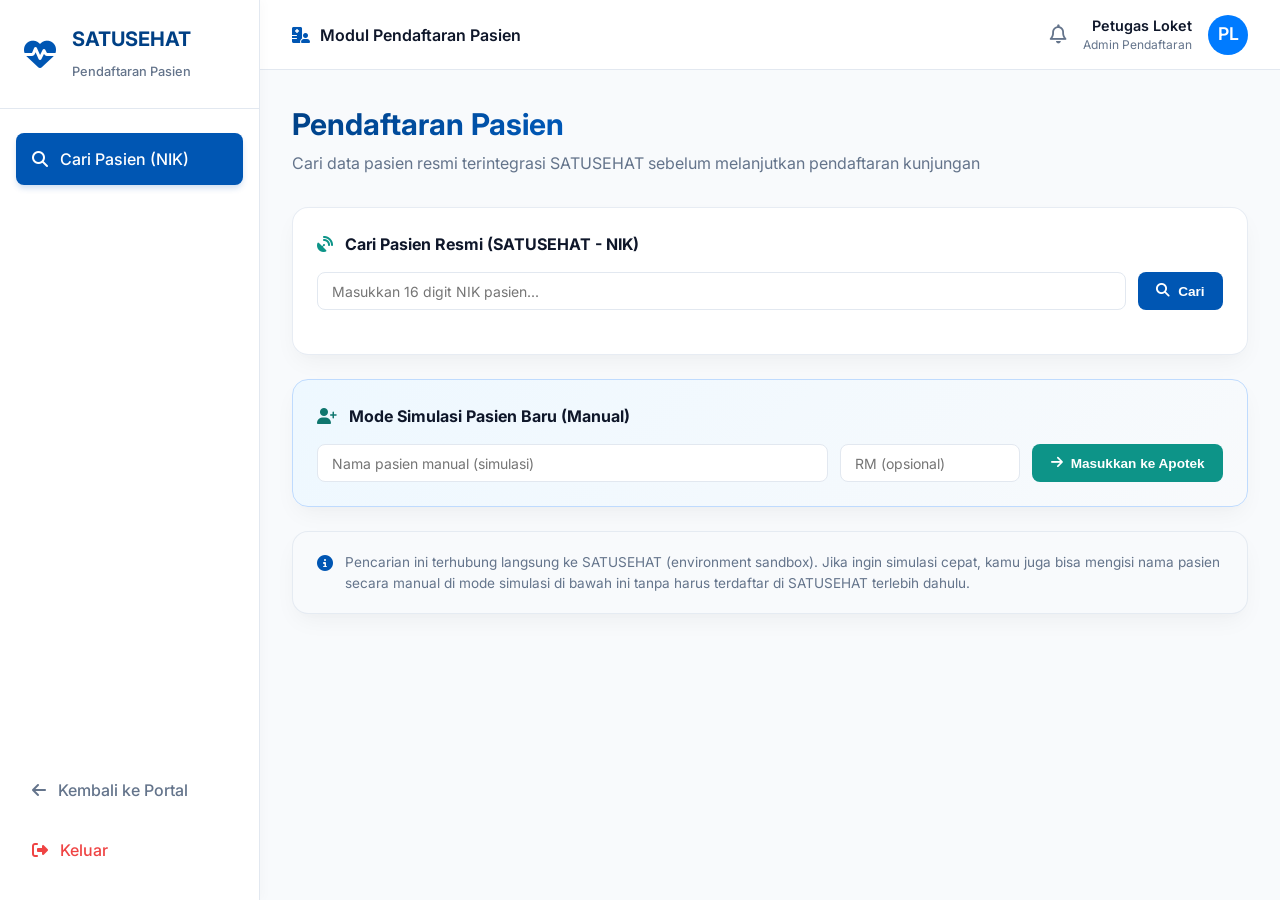
<file: Tugas/sim_rs_pendaftaran.html>
﻿<!DOCTYPE html>
<html lang="id">
<head>
    <meta charset="UTF-8">
    <meta name="viewport" content="width=device-width, initial-scale=1.0">
    <title>Pendaftaran Pasien - Sistem Informasi Manajemen RS</title>
    <link href="https://fonts.googleapis.com/css2?family=Inter:wght@400;500;600;700;800&display=swap" rel="stylesheet">
    <link rel="stylesheet" href="style.css">
    <link rel="stylesheet" href="https://cdnjs.cloudflare.com/ajax/libs/font-awesome/6.4.0/css/all.min.css">
    <style>
        .patient-result-card {
            display: flex;
            align-items: center;
            gap: 1rem;
            padding: 1rem 1.25rem;
            border: 1px solid var(--border);
            border-radius: 0.75rem;
            background: var(--surface);
            margin-bottom: 0.75rem;
            flex-wrap: wrap;
        }

        .patient-not-found {
            display: flex;
            align-items: center;
            gap: 1rem;
            padding: 1rem 1.25rem;
            border: 1px dashed var(--warning);
            border-radius: 0.75rem;
            background: #fffbeb;
            flex-wrap: wrap;
        }

        .patient-avatar {
            width: 48px;
            height: 48px;
            flex: 0 0 48px;
            border-radius: 50%;
            background: var(--primary-light);
            color: #fff;
            display: flex;
            align-items: center;
            justify-content: center;
            font-weight: 700;
            font-size: 1.1rem;
        }

        @media (max-width: 640px) {
            .patient-result-card, .patient-not-found {
                flex-direction: column;
                align-items: flex-start;
            }
        }
    </style>
</head>
<body>

    <!-- Sidebar -->
    <aside class="sidebar">
        <div class="sidebar-header">
            <i class="fa-solid fa-heart-pulse fa-2x" style="color: var(--primary);"></i>
            <h2>SATUSEHAT<br><span style="font-size: 0.8rem; color: var(--text-muted); font-weight: 500;">Pendaftaran Pasien</span></h2>
        </div>
        <nav class="sidebar-nav">
            <a href="#cari-pasien" class="nav-item active" data-page="cari"><i class="fa-solid fa-magnifying-glass"></i> Cari Pasien (NIK)</a>
            <div style="flex: 1;"></div>
            <a href="index.html" class="nav-item"><i class="fa-solid fa-arrow-left"></i> Kembali ke Portal</a>
            <a href="#" class="nav-item" style="color: var(--danger);"><i class="fa-solid fa-right-from-bracket"></i> Keluar</a>
        </nav>
    </aside>
    <!-- Main Content -->
    <main class="main-content">
        <header class="topbar">
            <div style="display:flex; align-items:center; gap:0.6rem; font-weight:600; color: var(--text-main);">
                <i class="fa-solid fa-hospital-user" style="color: var(--primary);"></i> Modul Pendaftaran Pasien
            </div>
            <div class="user-profile">
                <i class="fa-regular fa-bell" style="font-size: 1.2rem; color: var(--text-muted); cursor: pointer;" title="Notifikasi"></i>
                <div style="text-align: right;">
                    <div style="font-weight: 600; font-size: 0.9rem;">Petugas Loket</div>
                    <div style="font-size: 0.75rem; color: var(--text-muted);">Admin Pendaftaran</div>
                </div>
                <div class="avatar">PL</div>
            </div>
        </header>

        <div class="dashboard-container app-page" id="cariPage">
            <div class="page-header">
                <div>
                    <h1>Pendaftaran Pasien</h1>
                    <p>Cari data pasien resmi terintegrasi SATUSEHAT sebelum melanjutkan pendaftaran kunjungan</p>
                </div>
            </div>

            <!-- Search Card -->
            <div class="card" style="padding: 1.5rem;">
                <div style="display:flex; align-items:center; gap:0.75rem; margin-bottom:1rem;">
                    <i class="fa-solid fa-satellite-dish" style="color: var(--secondary);"></i>
                    <h3 style="margin:0; font-size:1rem;">Cari Pasien Resmi (SATUSEHAT - NIK)</h3>
                </div>
                <div style="display:flex; gap:0.75rem;">
                    <input type="text" id="pasien-nik-input" class="form-control" placeholder="Masukkan 16 digit NIK pasien..." style="flex:1;" maxlength="16" onkeyup="if(event.key==='Enter') searchPasien()">
                    <button class="btn btn-primary" onclick="searchPasien()"><i class="fa-solid fa-magnifying-glass"></i> Cari</button>
                </div>
                <div id="pasien-search-result" style="margin-top:1.25rem;"></div>
            </div>

            <!-- Manual Simulasi Input -->
            <div class="card" style="padding: 1.5rem; margin-top: 1.5rem; background: linear-gradient(135deg, #eef8ff, #f8fafc); border: 1px solid #bfdbfe;">
                <div style="display:flex; align-items:center; gap:0.75rem; margin-bottom:1rem;">
                    <i class="fa-solid fa-user-plus" style="color: var(--secondary-dark);"></i>
                    <h3 style="margin:0; font-size:1rem;">Mode Simulasi Pasien Baru (Manual)</h3>
                </div>
                <div style="display:flex; gap:0.75rem; flex-wrap:wrap;">
                    <input type="text" id="manual-pasien-nama" class="form-control" placeholder="Nama pasien manual (simulasi)" style="flex:1; min-width:220px;">
                    <input type="text" id="manual-pasien-rm" class="form-control" placeholder="RM (opsional)" style="width: 180px;" maxlength="16">
                    <button class="btn btn-secondary" onclick="openApotekFromManualInput()"><i class="fa-solid fa-arrow-right"></i> Masukkan ke Apotek</button>
                </div>
            </div>

            <!-- Info Card -->
            <div class="card" style="padding: 1.25rem 1.5rem; margin-top: 1.5rem; background: #f8fafc;">
                <div style="display:flex; gap:0.75rem; align-items:flex-start;">
                    <i class="fa-solid fa-circle-info" style="color: var(--primary); margin-top: 0.15rem;"></i>
                    <div style="font-size: 0.85rem; color: var(--text-muted);">
                        Pencarian ini terhubung langsung ke SATUSEHAT (environment sandbox). Jika ingin simulasi cepat, kamu juga bisa mengisi nama pasien secara manual di mode simulasi di bawah ini tanpa harus terdaftar di SATUSEHAT terlebih dahulu.
                    </div>
                </div>
            </div>
        </div>
    </main>
    <script>
        function storePatientToSharedState(nama, rm, sourceType) {
            const sharedState = JSON.parse(localStorage.getItem('simrs-shared-state-v1') || '{}');
            const safeNama = String(nama || '').trim() || 'Pasien Baru';
            const safeRm = String(rm || '').trim() || '00-00-00-00';

            sharedState.pendingPrescription = {
                patientName: safeNama,
                rm: safeRm,
                doctor: 'dr. Andi Wijaya, Sp.PD',
                recipeType: 'Non-Racikan (Obat Jadi)'
            };

            sharedState.rmePatients = Array.isArray(sharedState.rmePatients) ? sharedState.rmePatients : [];
            const existingPatientIndex = sharedState.rmePatients.findIndex(function (patient) {
                return String(patient.rm || '').toLowerCase() === safeRm.toLowerCase();
            });

            const patientRecord = {
                rm: safeRm,
                nama: safeNama,
                keluhan: sourceType === 'manual'
                    ? 'Pendaftaran pasien simulasi manual tanpa SATUSEHAT. Data pasien berhasil masuk ke rekam medis elektronik.'
                    : 'Pendaftaran pasien otomatis dari SATUSEHAT. Pasien telah masuk ke sistem rekam medis elektronik.',
                status: 'menunggu obat',
                dokter: 'dr. Andi Wijaya, Sp.PD',
                unit: sourceType === 'manual' ? 'Pendaftaran Manual (Simulasi)' : 'Poliklinik Pendaftaran',
                tanggal: new Date().toISOString()
            };

            if (existingPatientIndex >= 0) {
                sharedState.rmePatients[existingPatientIndex] = patientRecord;
            } else {
                sharedState.rmePatients.unshift(patientRecord);
            }

            localStorage.setItem('simrs-shared-state-v1', JSON.stringify(sharedState));
        }

        function openApotekFromPendaftaran(nama, rm) {
            storePatientToSharedState(nama, rm, 'satusehat');
            sessionStorage.setItem('simrs-module-login', 'true');
            window.location.href = 'sim_rs_apotek.html';
        }

        function openApotekFromManualInput() {
            const manualNama = document.getElementById('manual-pasien-nama')?.value.trim();
            const manualRm = document.getElementById('manual-pasien-rm')?.value.trim();

            if (!manualNama) {
                alert('Silakan isi nama pasien dulu agar simulasi pendaftaran bisa diproses.');
                return;
            }

            storePatientToSharedState(manualNama, manualRm, 'manual');
            sessionStorage.setItem('simrs-module-login', 'true');
            window.location.href = 'sim_rs_apotek.html';
        }

        async function searchPasien() {
            const nikInput = document.getElementById('pasien-nik-input');
            const nik = nikInput.value.trim();
            const resultBox = document.getElementById('pasien-search-result');

            if (!nik) {
                resultBox.innerHTML = '<p style="color: var(--text-muted);">Masukkan NIK dulu ya.</p>';
                return;
            }
            if (!/^\d{16}$/.test(nik)) {
                resultBox.innerHTML = '<p style="color: var(--warning);"><i class="fa-solid fa-triangle-exclamation"></i> NIK harus 16 digit angka.</p>';
                return;
            }

            resultBox.innerHTML = '<p style="color: var(--text-muted);"><i class="fa-solid fa-spinner fa-spin"></i> Mencari data pasien di SATUSEHAT...</p>';

            try {
                const res = await fetch('http://localhost:3000/api/pasien?nik=' + encodeURIComponent(nik));
                const data = await res.json();
                const entries = (data.entry || []).map(function (e) { return e.resource; });

                if (!entries.length) {
                    resultBox.innerHTML =
                        '<div class="patient-not-found">' +
                        '<i class="fa-solid fa-user-slash" style="font-size:1.5rem; color: var(--warning);"></i>' +
                        '<div style="flex:1;">' +
                        '<div style="font-weight:600;">Pasien dengan NIK ini belum terdaftar di SATUSEHAT</div>' +
                        '<div style="font-size:0.85rem; color: var(--text-muted); margin-top:0.25rem;">Untuk simulasi cepat, kamu bisa langsung isi nama pasien manual di mode simulasi di bawah ini dan lanjutkan ke Apotek.</div>' +
                        '</div>' +
                        '<button class="btn btn-secondary" onclick="document.getElementById(\'manual-pasien-nama\').focus()"><i class="fa-solid fa-user-plus"></i> Input Manual</button>' +
                        '</div>';
                    return;
                }

                resultBox.innerHTML = entries.map(function (p) {
                    const nameObj = (p.name && p.name[0]) || {};
                    const nama = nameObj.text || [nameObj.given ? nameObj.given.join(' ') : '', nameObj.family || ''].filter(Boolean).join(' ') || '-';
                    const identifiers = p.identifier || [];
                    const ihs = (identifiers.find(function (i) { return (i.system || '').indexOf('ihs-number') !== -1; }) || {}).value || p.id || '-';
                    const nikValue = (identifiers.find(function (i) { return (i.system || '').indexOf('/nik') !== -1; }) || {}).value || nik;
                    const lahir = p.birthDate || '-';
                    const gender = p.gender === 'male' ? 'Laki-laki' : (p.gender === 'female' ? 'Perempuan' : '-');
                    const safeNama = nama.replace(/'/g, "\\'");

                    return '<div class="patient-result-card">' +
                        '<div class="patient-avatar">' + nama.charAt(0).toUpperCase() + '</div>' +
                        '<div style="flex:1; min-width:200px;">' +
                        '<div style="font-weight:700; font-size:1rem;">' + nama + '</div>' +
                        '<div style="font-size:0.8rem; color:var(--text-muted); margin-top:0.15rem;">NIK: ' + nikValue + ' &bull; Nomor IHS: ' + ihs + '</div>' +
                        '<div style="font-size:0.8rem; color:var(--text-muted);">Tgl Lahir: ' + lahir + ' &bull; Jenis Kelamin: ' + gender + '</div>' +
                        '</div>' +
                        '<button class="btn btn-primary" onclick="openApotekFromPendaftaran(\'' + safeNama + '\', \'' + nikValue + '\')"><i class="fa-solid fa-arrow-right"></i> Lanjut ke Apotek</button>' +
                        '</div>';
                }).join('');
            } catch (err) {
                resultBox.innerHTML = '<p style="color: var(--danger);">Gagal terhubung ke backend. Pastikan server.js jalan di localhost:3000.</p>';
            }
        }
    </script>
</body>
</html>
</file>
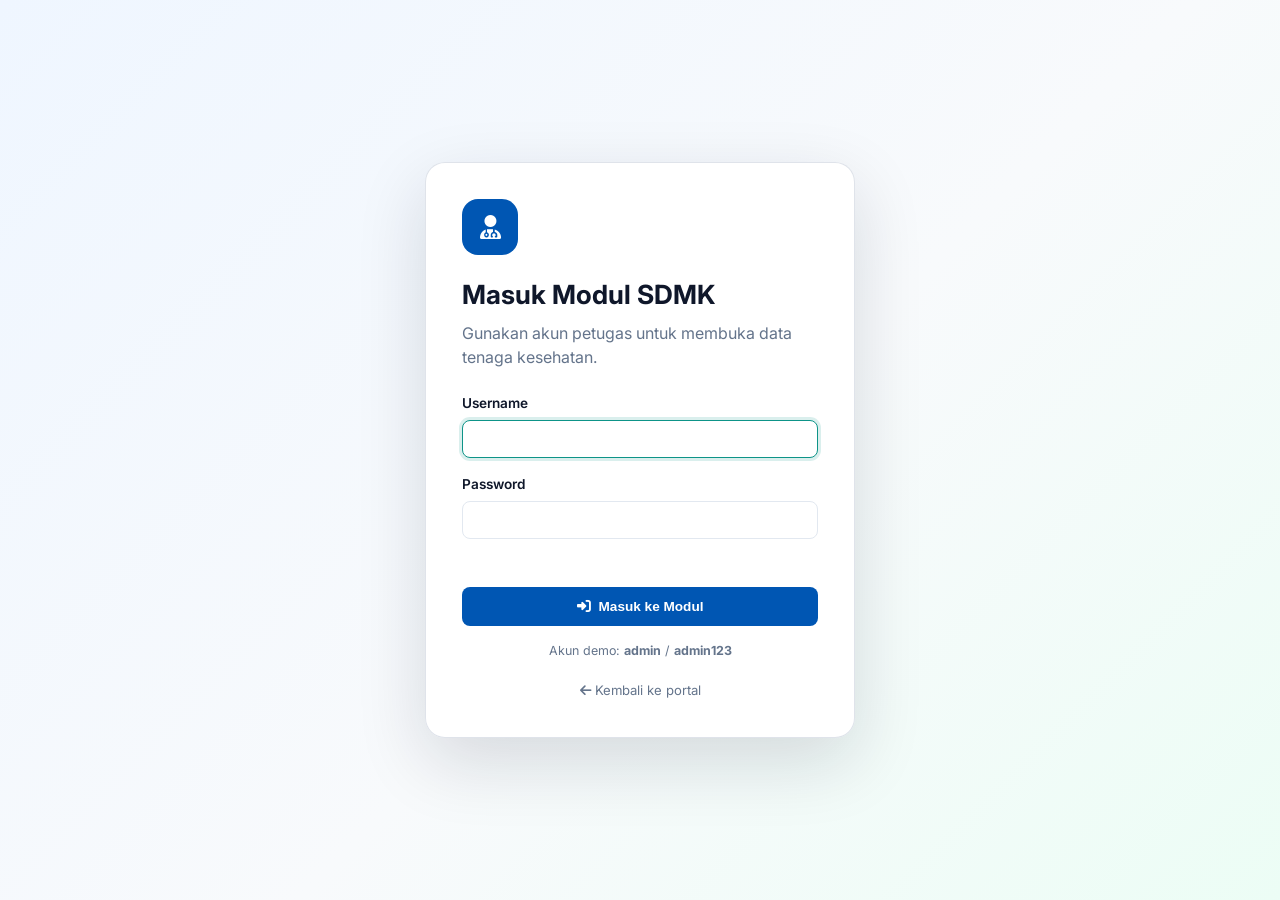
<file: Tugas/sim_rs_sdmk.html>
﻿<!DOCTYPE html>
<html lang="id">
<head>
    <meta charset="UTF-8">
    <meta name="viewport" content="width=device-width, initial-scale=1.0">
    <title>SATUSEHAT SDMK - Sistem Informasi Manajemen RS</title>
    <link href="https://fonts.googleapis.com/css2?family=Inter:wght@400;500;600;700;800&display=swap" rel="stylesheet">
    <link rel="stylesheet" href="style.css">
    <link rel="stylesheet" href="https://cdnjs.cloudflare.com/ajax/libs/font-awesome/6.4.0/css/all.min.css">
    <script>
        if (sessionStorage.getItem('simrs-module-login') !== 'true') {
            window.location.replace('login.html?module=sdmk');
        }
    </script>
    <style>
        .profile-modal {
            display: none;
            position: fixed;
            inset: 0;
            z-index: 1000;
            align-items: center;
            justify-content: center;
            padding: 1rem;
            background: rgba(15, 23, 42, 0.55);
            backdrop-filter: blur(4px);
        }

        .profile-modal.active {
            display: flex;
        }

        .profile-modal-content {
            width: min(760px, 100%);
            max-height: 90vh;
            overflow-y: auto;
            padding: 2rem;
            border-radius: 16px;
            background: var(--surface, #fff);
            box-shadow: 0 24px 70px rgba(15, 23, 42, 0.25);
        }

        .profile-modal-header {
            display: flex;
            align-items: flex-start;
            justify-content: space-between;
            gap: 1rem;
            margin-bottom: 1.5rem;
        }

        .profile-modal-header h2 {
            margin: 0 0 0.35rem;
            color: var(--text-main);
        }

        .profile-modal-header p {
            margin: 0;
            color: var(--text-muted);
        }

        .profile-close {
            border: 0;
            background: transparent;
            color: var(--text-muted);
            cursor: pointer;
            font-size: 1.6rem;
            line-height: 1;
        }

        .profile-section {
            margin-top: 1.25rem;
        }

        .profile-section h3 {
            margin: 0 0 0.75rem;
            color: var(--primary);
            font-size: 1rem;
        }

        .profile-details {
            display: grid;
            grid-template-columns: repeat(2, minmax(0, 1fr));
            gap: 0.75rem 1.25rem;
            padding: 1rem;
            border: 1px solid var(--border);
            border-radius: 10px;
        }

        .profile-detail label {
            display: block;
            margin-bottom: 0.2rem;
            color: var(--text-muted);
            font-size: 0.75rem;
        }

        .profile-detail span {
            color: var(--text-main);
            font-size: 0.9rem;
            font-weight: 600;
        }

        @media (max-width: 600px) {
            .profile-modal-content {
                padding: 1.25rem;
            }

            .profile-details {
                grid-template-columns: 1fr;
            }
        }

        .app-page.hidden {
            display: none;
        }

        .profile-list {
            display: grid;
            grid-template-columns: repeat(2, minmax(0, 1fr));
            gap: 1.5rem;
        }

        .medical-profile {
            background: var(--surface);
            border: 1px solid var(--border);
            border-radius: 1rem;
            box-shadow: 0 4px 6px -1px rgba(0, 0, 0, 0.03);
            overflow: hidden;
            transition: var(--transition);
        }

        .medical-profile:hover {
            transform: translateY(-2px);
            box-shadow: 0 10px 20px rgba(0, 0, 0, 0.06);
            border-color: var(--primary);
        }

        .medical-profile-header {
            display: flex;
            align-items: center;
            gap: 1rem;
            padding: 1.25rem 1.5rem;
            border-bottom: 1px solid var(--border);
            background: linear-gradient(to right, #f8fafc, #ffffff);
        }

        .medical-avatar {
            width: 48px;
            height: 48px;
            flex: 0 0 48px;
            display: flex;
            align-items: center;
            justify-content: center;
            border-radius: 50%;
            background: var(--primary-light);
            color: white;
            font-size: 1.1rem;
            font-weight: 700;
        }

        .medical-profile-header h2 {
            margin-bottom: 0.2rem;
            color: var(--text-main);
            font-size: 1rem;
            font-weight: 700;
        }

        .medical-profile-header p {
            color: var(--text-muted);
            font-size: 0.82rem;
        }

        .medical-profile-body {
            padding: 1.25rem 1.5rem;
        }

        .profile-group {
            margin-bottom: 1.25rem;
        }

        .profile-group:last-child {
            margin-bottom: 0;
        }

        .profile-group-title {
            margin-bottom: 0.75rem;
            color: var(--primary);
            font-size: 0.88rem;
            font-weight: 700;
            border-bottom: 1px dashed var(--border);
            padding-bottom: 0.25rem;
        }

        .profile-data {
            display: grid;
            grid-template-columns: repeat(2, minmax(0, 1fr));
            gap: 0.75rem 1rem;
        }

        .profile-data-item label {
            display: block;
            margin-bottom: 0.2rem;
            color: var(--text-muted);
            font-size: 0.73rem;
        }

        .profile-data-item span {
            color: var(--text-main);
            font-size: 0.84rem;
            font-weight: 600;
        }

        .sync-form {
            display: grid;
            grid-template-columns: repeat(2, minmax(0, 1fr));
            gap: 1rem;
        }

        .sync-form .form-group-full {
            grid-column: 1 / -1;
        }

        .sync-form label {
            display: block;
            margin-bottom: 0.35rem;
            color: var(--text-muted);
            font-size: 0.8rem;
            font-weight: 600;
        }

        .sync-form input,
        .sync-form select {
            width: 100%;
            padding: 0.65rem 0.75rem;
            border: 1px solid var(--border);
            border-radius: 0.5rem;
            color: var(--text-main);
            background: var(--surface);
            font: inherit;
        }

        .sync-form-actions {
            display: flex;
            justify-content: flex-end;
            gap: 0.75rem;
            grid-column: 1 / -1;
            margin-top: 0.5rem;
        }

        .search-wrapper {
            position: relative;
            display: flex;
            align-items: center;
            width: 100%;
        }

        .search-wrapper input {
            padding-left: 2.75rem;
            padding-right: 2.5rem;
            width: 100%;
        }

        .search-btn-icon {
            position: absolute;
            left: 12px;
            color: var(--text-muted);
            background: none;
            border: none;
            cursor: pointer;
            font-size: 0.95rem;
        }

        .search-clear-icon {
            position: absolute;
            right: 12px;
            color: var(--text-muted);
            background: none;
            border: none;
            cursor: pointer;
            font-size: 0.9rem;
            display: none;
        }

        @media (max-width: 900px) {
            .profile-list {
                grid-template-columns: 1fr;
            }
        }
    </style>
</head>
<body>

    <!-- Sidebar -->
    <aside class="sidebar">
        <div class="sidebar-header">
            <i class="fa-solid fa-heart-pulse fa-2x" style="color: var(--primary);"></i>
            <h2>SATUSEHAT<br><span style="font-size: 0.8rem; color: var(--text-muted); font-weight: 500;">SDMK Dashboard</span></h2>
        </div>
        <nav class="sidebar-nav">
            <a href="#dashboard" class="nav-item active" data-page="dashboard"><i class="fa-solid fa-house"></i> Dashboard</a>
            <a href="#profil-tenaga-medis" class="nav-item" data-page="profile"><i class="fa-solid fa-user-doctor"></i> Profil Tenaga Medis (<span id="nav-count-nakes">28</span>)</a>
            <a href="#str-sip" class="nav-item" data-page="strsip"><i class="fa-solid fa-file-medical"></i> STR & SIP</a>
            <a href="#kompetensi" class="nav-item" data-page="kompetensi"><i class="fa-solid fa-graduation-cap"></i> Pengembangan Kompetensi</a>
            <a href="#fasilitas" class="nav-item" data-page="fasilitas"><i class="fa-solid fa-building-user"></i> Fasilitas Pelayanan</a>
            <a href="#kinerja" class="nav-item" data-page="kinerja"><i class="fa-solid fa-chart-line"></i> Kinerja & Logbook</a>
            <div style="flex: 1;"></div>
            <a href="index.html" class="nav-item"><i class="fa-solid fa-arrow-left"></i> Kembali ke Portal</a>
            <a href="login.html?module=sdmk" class="nav-item" style="color: var(--danger);" onclick="logoutModule(event)"><i class="fa-solid fa-right-from-bracket"></i> Keluar</a>
        </nav>
    </aside>

    <!-- Main Content -->
    <main class="main-content">
        <!-- Topbar -->
        <header class="topbar">
            <div class="search-bar" style="width: 380px;">
                <div class="search-wrapper">
                    <button class="search-btn-icon" title="Cari Data SDMK" onclick="triggerSdmkSearch()"><i class="fa-solid fa-magnifying-glass"></i></button>
                    <input type="text" id="sdmk-global-search" class="form-control" placeholder="Cari NIK, Nama Dokter/Nakes, Spesialis, STR..." oninput="handleSdmkLiveSearch(this.value)" onkeyup="handleSdmkLiveSearch(this.value)">
                    <button class="search-clear-icon" id="sdmk-search-clear" onclick="clearSdmkSearch()"><i class="fa-solid fa-circle-xmark"></i></button>
                </div>
            </div>
            <div class="user-profile">
                <i class="fa-regular fa-bell" style="font-size: 1.2rem; color: var(--text-muted); cursor: pointer;" title="Notifikasi Integrasi"></i>
                <div style="text-align: right;">
                    <div style="font-weight: 600; font-size: 0.9rem;">Dr. Rakha Okusara</div>
                    <div style="font-size: 0.75rem; color: var(--text-muted);">Dokter Kepala Shift / SDMK Admin</div>
                </div>
                <div class="avatar">RO</div>
            </div>
        </header>

        <!-- Dashboard Content -->
        <div class="dashboard-container app-page" id="dashboardPage">
            <div class="page-header">
                <div>
                    <h1>Overview SDMK RS Cendana</h1>
                    <p>Ringkasan data Sumber Daya Manusia Kesehatan terintegrasi Kemkes SATUSEHAT & SISMK</p>
                </div>
            </div>

            <!-- Stats -->
            <div class="stats-grid">
                <div class="stat-card">
                    <div class="stat-title">Total Nakes Terdaftar</div>
                    <div class="stat-value" id="stat-total-nakes">28</div>
                    <div style="color: var(--secondary); font-size: 0.85rem; margin-top: 0.5rem; font-weight: 500;"><i class="fa-solid fa-arrow-trend-up"></i> Spesialis Lengkap RS Tipe B</div>
                </div>
                <div class="stat-card green">
                    <div class="stat-title">SIP Berlaku (Aktif)</div>
                    <div class="stat-value" id="stat-sip-aktif">25</div>
                    <div style="color: var(--secondary); font-size: 0.85rem; margin-top: 0.5rem; font-weight: 500;">Terverifikasi SATUSEHAT API</div>
                </div>
                <div class="stat-card yellow">
                    <div class="stat-title">SIP Akan Berakhir (&lt; 3 bln)</div>
                    <div class="stat-value" id="stat-sip-warning">2</div>
                    <div style="color: var(--warning); font-size: 0.85rem; margin-top: 0.5rem; font-weight: 500;">Perlu pengajuan perpanjangan</div>
                </div>
                <div class="stat-card red">
                    <div class="stat-title">SIP Kedaluwarsa / Renewal</div>
                    <div class="stat-value" id="stat-sip-danger">1</div>
                    <div style="color: var(--danger); font-size: 0.85rem; margin-top: 0.5rem; font-weight: 500;">Segera upload berkas SIP baru</div>
                </div>
            </div>

            <!-- Cari Tenaga Medis Resmi SATUSEHAT (Practitioner) -->
            <div class="card" style="padding: 1rem 1.5rem; margin-bottom: 1.5rem;">
                <div style="display:flex; align-items:center; gap:0.75rem; margin-bottom:0.75rem;">
                    <i class="fa-solid fa-satellite-dish" style="color: var(--secondary);"></i>
                    <h3 style="margin:0; font-size:0.95rem;">Cari Tenaga Medis Resmi (SATUSEHAT)</h3>
                </div>
                <div style="display:flex; gap:0.75rem;">
                    <input type="text" id="nakes-nik-input" class="form-control" placeholder="Masukkan 16 digit NIK tenaga medis..." style="flex:1;" maxlength="16" onkeyup="if(event.key==='Enter') searchNakes()">
                    <button class="btn btn-secondary" onclick="searchNakes()"><i class="fa-solid fa-magnifying-glass"></i> Cari</button>
                </div>
                <div id="nakes-search-result" style="margin-top:0.75rem;"></div>
            </div>
<!-- Live Filter Sub-bar -->
            <div class="card" style="padding: 1rem 1.5rem; margin-bottom: 1.5rem;">
                <div style="display: flex; gap: 1rem; align-items: center; justify-content: space-between; flex-wrap: wrap;">
                    <div style="display: flex; gap: 0.75rem; flex: 1; flex-wrap: wrap;">
                        <input type="text" id="dashboard-search-input" class="form-control" placeholder="Cari Nama Nakes / Profesi / NIK..." style="width: 280px;" oninput="handleDashboardSearch(this.value)">
                        <select id="dashboard-filter-profesi" class="form-control" style="width: 220px;" onchange="renderDashboardMedicalTable()">
                            <option value="all">Semua Kategori Profesi</option>
                            <option value="Spesialis">Dokter Spesialis</option>
                            <option value="Dokter Umum">Dokter Umum / Gigi</option>
                            <option value="Perawat">Perawat & Bidan</option>
                            <option value="Penunjang">Farmasi & Penunjang Medis</option>
                        </select>
                    </div>
                    <div style="display: flex; gap: 0.5rem;">
                        <button class="btn btn-primary open-profile-sync-btn" type="button"><i class="fa-solid fa-plus"></i> Tambah Nakes Baru</button>
                    </div>
                </div>
            </div>

            <div class="content-grid">
                <!-- Data Table -->
                <div class="card" id="profil-tenaga-medis">
                    <div class="card-header">
                        <h3 class="card-title"><i class="fa-solid fa-user-doctor" style="color: var(--primary);"></i> Direktori Tenaga Medis (Terintegrasi SATUSEHAT)</h3>
                        <span class="badge badge-info" id="table-results-badge">28 Nakes</span>
                    </div>
                    <div class="table-container">
                        <table>
                            <thead>
                                <tr>
                                    <th>Nama Nakes & NIK</th>
                                    <th>Profesi & Spesialisasi</th>
                                    <th>No. STR</th>
                                    <th>Status SIP & Izin Praktik</th>
                                    <th>Aksi</th>
                                </tr>
                            </thead>
                            <tbody id="dashboardMedicalTableBody"></tbody>
                        </table>
                    </div>
                </div>

                <!-- Info Card -->
                <div style="display: flex; flex-direction: column; gap: 1.5rem;">
                    <div class="card">
                        <div class="card-header">
                            <h3 class="card-title">Pembaruan Terkini SDMK</h3>
                        </div>
                        <div style="display: flex; flex-direction: column; gap: 1rem;">
                            <div style="display: flex; gap: 1rem; border-bottom: 1px solid var(--border); padding-bottom: 1rem;">
                                <div style="width: 10px; height: 10px; border-radius: 50%; background: var(--primary); margin-top: 5px;"></div>
                                <div>
                                    <div style="font-weight: 600; font-size: 0.9rem;">Integrasi API IHS Kemenkes</div>
                                    <div style="font-size: 0.8rem; color: var(--text-muted);">Sinkronisasi data master SDMK 28 Tenaga Medis berhasil hari ini.</div>
                                </div>
                            </div>
                            <div style="display: flex; gap: 1rem; border-bottom: 1px solid var(--border); padding-bottom: 1rem;">
                                <div style="width: 10px; height: 10px; border-radius: 50%; background: var(--warning); margin-top: 5px;"></div>
                                <div>
                                    <div style="font-weight: 600; font-size: 0.9rem;">Peringatan SIP Kadaluarsa</div>
                                    <div style="font-size: 0.8rem; color: var(--text-muted);">Ns. Siti Aminah & dr. Denny Sp.THT membutuhkan perpanjangan SIP.</div>
                                </div>
                            </div>
                            <div style="display: flex; gap: 1rem;">
                                <div style="width: 10px; height: 10px; border-radius: 50%; background: var(--secondary); margin-top: 5px;"></div>
                                <div>
                                    <div style="font-weight: 600; font-size: 0.9rem;">Verifikasi SKP Plataran Sehat</div>
                                    <div style="font-size: 0.8rem; color: var(--text-muted);">28 Nakes telah memverifikasi perolehan SKP di Plataran Sehat.</div>
                                </div>
                            </div>
                        </div>
                    </div>

                    <div class="card" style="background: linear-gradient(135deg, var(--primary), var(--primary-dark)); color: white; border: none;">
                        <h3 style="font-size: 1.2rem; font-weight: 600; margin-bottom: 0.5rem;">Dokumentasi SATUSEHAT SDMK</h3>
                        <p style="font-size: 0.85rem; opacity: 0.9; margin-bottom: 1.5rem;">Kunjungi portal resmi Kemenkes untuk dokumentasi API Endpoint KKI & SISMK.</p>
                        <button class="btn" style="background: white; color: var(--primary); width: 100%; font-weight: 700;" onclick="window.open('https://satusehat.kemkes.go.id/sdmk', '_blank')"><i class="fa-solid fa-globe"></i> Portal SATUSEHAT SDMK</button>
                    </div>
                </div>
            </div>
        </div>

        <div class="dashboard-container app-page hidden" id="profilePage">
            <div class="page-header">
                <div>
                    <h1>Profil Tenaga Medis Lengkap</h1>
                    <p>Direktori 28 Tenaga Medis & Spesialis Rumah Sakit Cendana</p>
                </div>
                <div style="display: flex; gap: 0.75rem;">
                    <input type="text" id="profile-page-search" class="form-control" placeholder="Cari nama, spesialis, NIK..." style="width: 260px;" oninput="renderProfilePage(this.value)">
                    <button class="btn btn-primary open-profile-sync-btn" type="button"><i class="fa-solid fa-plus"></i> Tambah Nakes</button>
                </div>
            </div>
            <div class="profile-list" id="profileList"></div>
        </div>

        <div class="dashboard-container app-page hidden" id="strsipPage">
            <div class="page-header">
                <div>
                    <h1>STR & SIP Tenaga Kesehatan</h1>
                    <p>Monitoring validitas, masa berlaku, dan perpanjangan surat izin praktik profesi</p>
                </div>
                <button class="btn btn-primary open-doc-validation-btn" type="button"><i class="fa-solid fa-file-circle-check"></i> Validasi Dokumen</button>
            </div>

            <div class="card">
                <div class="card-header">
                    <h3 class="card-title">Status Dokumen STR & SIP Pasien</h3>
                    <input type="text" id="strsip-search" class="form-control" placeholder="Cari dokumen nakes..." style="width: 240px;" oninput="renderStrsipTable(this.value)">
                </div>
                <div class="table-container">
                    <table>
                        <thead>
                            <tr>
                                <th>Nama Nakes</th>
                                <th>Jenis</th>
                                <th>No. Dokumen</th>
                                <th>Masa Berlaku</th>
                                <th>Status Legalisasi</th>
                                <th>Aksi</th>
                            </tr>
                        </thead>
                        <tbody id="strsip-table-body">
                            <!-- Populated by JS -->
                        </tbody>
                    </table>
                </div>
            </div>
        </div>

        <div class="dashboard-container app-page hidden" id="kompetensiPage">
            <div class="page-header">
                <div>
                    <h1>Pengembangan Kompetensi</h1>
                    <p>Pelatihan, sertifikasi SKP, dan program pembelajaran tenaga kesehatan</p>
                </div>
                <button class="btn btn-primary open-training-btn" type="button"><i class="fa-solid fa-calendar-plus"></i> Jadwalkan Pelatihan</button>
            </div>

            <div class="stats-grid">
                <div class="stat-card">
                    <div class="stat-title">Pelatihan Selesai</div>
                    <div class="stat-value">24</div>
                    <div style="color: var(--secondary); font-size: 0.85rem; margin-top: 0.5rem; font-weight: 500;">Mencapai target tahunan</div>
                </div>
                <div class="stat-card green">
                    <div class="stat-title">Agenda Bulan Ini</div>
                    <div class="stat-value">7</div>
                    <div style="color: var(--secondary); font-size: 0.85rem; margin-top: 0.5rem; font-weight: 500;">Terverifikasi Plataran Sehat</div>
                </div>
                <div class="stat-card yellow">
                    <div class="stat-title">Perlu Renewal SKP</div>
                    <div class="stat-value">3</div>
                    <div style="color: var(--warning); font-size: 0.85rem; margin-top: 0.5rem; font-weight: 500;">Butuh pemenuhan modul</div>
                </div>
            </div>

            <div class="card">
                <div class="card-header">
                    <h3 class="card-title">Daftar Program Kompetensi SDMK</h3>
                </div>
                <div class="table-container">
                    <table id="trainingTable">
                        <thead>
                            <tr><th>Judul Pelatihan</th><th>Peserta Target</th><th>Metode</th><th>Status</th></tr>
                        </thead>
                        <tbody>
                            <tr><td>Advanced Cardiac Life Support (ACLS)</td><td>Dokter Spesialis & IGD</td><td>Workshop / Praktik</td><td><span class="badge badge-success">Selesai</span></td></tr>
                            <tr><td>Infection Prevention & Control (PPI)</td><td>Seluruh Perawat & Bidan</td><td>Seminar & Audit</td><td><span class="badge badge-warning">Berlangsung</span></td></tr>
                            <tr><td>Manajemen Pelayanan Farmasi Klinik</td><td>Apoteker & Vokasi</td><td>Pelatihan Sertifikasi</td><td><span class="badge badge-info">Terjadwal</span></td></tr>
                            <tr><td>Penanganan Kegawatdaruratan Maternal (PPGDON)</td><td>Bidan & Dokter Sp.OG</td><td>Workshop Simuasi</td><td><span class="badge badge-success">Selesai</span></td></tr>
                            <tr><td>Interpretasi EKG & Monitor Bedside ICU</td><td>Perawat ICU/ICCU</td><td>Coaching Klinis</td><td><span class="badge badge-info">Terjadwal</span></td></tr>
                        </tbody>
                    </table>
                </div>
            </div>
        </div>

        <div class="dashboard-container app-page hidden" id="fasilitasPage">
            <div class="page-header">
                <div>
                    <h1>Fasilitas & Unit Pelayanan RS</h1>
                    <p>Evaluasi kesiapan unit penugasan Nakes & operasional instalasi medis</p>
                </div>
                <button class="btn btn-primary open-facility-btn" type="button"><i class="fa-solid fa-hospital"></i> Lihat Detail Unit</button>
            </div>

            <div class="stats-grid">
                <div class="stat-card facility-stat" data-unit="IGD" data-readiness="95%" data-desc="18 Dokter & Perawat Siaga 24 Jam" data-details="Ruang Resusitasi, Triase, Medikal Bedah Siap 24 Jam." role="button" tabindex="0">
                    <div class="stat-title">Instalasi Gawat Darurat</div>
                    <div class="stat-value">95%</div>
                    <div style="color: var(--secondary); font-size: 0.85rem; margin-top: 0.5rem; font-weight: 500;">Readiness 24/7</div>
                </div>
                <div class="stat-card green facility-stat" data-unit="Poliklinik" data-readiness="92%" data-desc="18 Klinik Spesialis Aktif" data-details="Poliklinik Spesialis Lengkap Buka Setiap Hari Kerja." role="button" tabindex="0">
                    <div class="stat-title">Poliklinik Spesialis</div>
                    <div class="stat-value">92%</div>
                    <div style="color: var(--secondary); font-size: 0.85rem; margin-top: 0.5rem; font-weight: 500;">Kapasitas Pelayanan</div>
                </div>
                <div class="stat-card yellow facility-stat" data-unit="ICU" data-readiness="100%" data-desc="8 Bed Intensive Care" data-details="Kesiapan Ventilator & Monitor Vital Sign Terintegrasi." role="button" tabindex="0">
                    <div class="stat-title">ICU / ICCU / NICU</div>
                    <div class="stat-value">100%</div>
                    <div style="color: var(--warning); font-size: 0.85rem; margin-top: 0.5rem; font-weight: 500;">Operasional Siap</div>
                </div>
                <div class="stat-card red facility-stat" data-unit="Instalasi Bedah" data-readiness="88%" data-desc="4 Kamar Operasi Terpadu" data-details="Operasi Elektif & Cito Berjalan Sesuai Jadwal." role="button" tabindex="0">
                    <div class="stat-title">Kamar Bedah (OK)</div>
                    <div class="stat-value">88%</div>
                    <div style="color: var(--danger); font-size: 0.85rem; margin-top: 0.5rem; font-weight: 500;">Kesiapan Tim</div>
                </div>
            </div>
        </div>

        <div class="dashboard-container app-page hidden" id="kinerjaPage">
            <div class="page-header">
                <div>
                    <h1>Kinerja & Logbook SDMK</h1>
                    <p>Analisis target SKP, aktivitas pelayanan harian, dan verifikasi supervisi medis</p>
                </div>
                <button class="btn btn-primary open-activity-btn" type="button"><i class="fa-solid fa-pen-to-square"></i> Catat Logbook</button>
            </div>

            <div class="card">
                <div class="card-header">
                    <h3 class="card-title">Aktivitas Pelayanan Nakes Terbaru</h3>
                </div>
                <div class="table-container">
                    <table id="activityTable">
                        <thead>
                            <tr><th>Tanggal</th><th>Nama Nakes</th><th>Kegiatan Pelayanan</th><th>Hasil / Status</th></tr>
                        </thead>
                        <tbody>
                            <tr><td>09 Sep 2026</td><td>dr. Andi Wijaya, Sp.PD</td><td>Visite Pasien Rawat Inap Melati 3 & Endoskopi Saluran Cerna</td><td><span class="badge badge-success">Selesai & Verified</span></td></tr>
                            <tr><td>09 Sep 2026</td><td>dr. Syaiful Anwar, Sp.JP</td><td>Tindakan Kateterisasi Jantung (Cath Lab) 2 Pasien</td><td><span class="badge badge-success">Selesai & Verified</span></td></tr>
                            <tr><td>08 Sep 2026</td><td>dr. Ratna Juwita, Sp.OG</td><td>Tindakan Operasi Sectio Caesarea (SC) Emergency</td><td><span class="badge badge-success">Selesai</span></td></tr>
                            <tr><td>08 Sep 2026</td><td>Ns. Siti Aminah, S.Kep</td><td>Asuhan Keperawatan Kritis ICU & Post-OP Monitoring</td><td><span class="badge badge-info">Terekam</span></td></tr>
                            <tr><td>07 Sep 2026</td><td>Apt. Rina Marlina, S.Farm</td><td>Rekonsiliasi Obat Rawat Inap & Dispensing IV Admixture</td><td><span class="badge badge-success">Verified</span></td></tr>
                        </tbody>
                    </table>
                </div>
            </div>
        </div>
    </main>

    <!-- MODAL PROFILE DETAIL -->
    <div class="profile-modal" id="profileModal" role="dialog" aria-modal="true">
        <div class="profile-modal-content">
            <div class="profile-modal-header">
                <div>
                    <h2 id="profileModalTitle">Profil Tenaga Medis</h2>
                    <p id="profileModalSubtitle"></p>
                </div>
                <button class="profile-close" type="button" onclick="closeProfile()">&times;</button>
            </div>
            <div id="profileModalBody"></div>
        </div>
    </div>

    <!-- MODAL GENERIC ACTION -->
    <div class="profile-modal" id="actionModal" role="dialog" aria-modal="true">
        <div class="profile-modal-content">
            <div class="profile-modal-header">
                <div>
                    <h2 id="actionModalTitle">Detail</h2>
                    <p id="actionModalSubtitle"></p>
                </div>
                <button class="profile-close" type="button" onclick="closeActionModal()">&times;</button>
            </div>
            <div id="actionModalBody"></div>
        </div>
    </div>

    <!-- JAVASCRIPT LOGIC & COMPREHENSIVE HOSPITAL STAFF DATABASE -->
    <script>
        function openApotekFromSdmk(nama) {
            const sharedState = JSON.parse(localStorage.getItem('simrs-shared-state-v1') || '{}');
            sharedState.pendingPrescription = {
                patientName: 'Pasien Baru',
                rm: '00-00-00-00',
                doctor: nama,
                recipeType: 'Non-Racikan (Obat Jadi)'
            };
            sharedState.rmePatients = Array.isArray(sharedState.rmePatients) ? sharedState.rmePatients : [];

            sharedState.rmePatients.unshift({
                rm: '00-00-00-00',
                nama: 'Pasien Baru',
                keluhan: 'Pasien diproses oleh SDMK dan siap diteruskan ke farmasi.',
                status: 'menunggu obat',
                dokter: nama,
                unit: 'Unit SDMK',
                tanggal: new Date().toISOString()
            });

            localStorage.setItem('simrs-shared-state-v1', JSON.stringify(sharedState));
            sessionStorage.setItem('simrs-module-login', 'true');
            window.location.href = 'sim_rs_apotek.html';
        }

        function logoutModule(event) {
            event.preventDefault();
            sessionStorage.removeItem('simrs-module-login');
            window.location.href = 'login.html?module=sdmk';
        }

        // COMPREHENSIVE INDONESIAN HOSPITAL MEDICAL STAFF DATABASE (28 STAFF MEMBERS ACROSS ALL SPECIALTIES)
        let medicalProfiles = [
            // DOKTER SPESIALIS
            { name: 'dr. Andi Wijaya, Sp.PD', profession: 'Dokter Spesialis Penyakit Dalam', nik: '3174011404820001', gender: 'Laki-laki', birth: 'Bandung, 14 April 1982', phone: '0812-3456-7890', email: 'andi.wijaya@rscendana.id', education: 'Spesialis Penyakit Dalam, Universitas Indonesia', str: '11211002345678', sip: 'SIP-001/RS/2026', sipStatus: 'Aktif sampai 31 Desember 2026', competency: 'Konsultan Gastroenterohepatologi', experience: '12 tahun' },
            { name: 'dr. Hendra Pratama, Sp.A, M.Ked', profession: 'Dokter Spesialis Anak', nik: '3271052209850002', gender: 'Laki-laki', birth: 'Bogor, 22 September 1985', phone: '0813-8899-1022', email: 'hendra.pratama@rscendana.id', education: 'Spesialis Anak, Universitas Padjadjaran', str: '11211002345679', sip: 'SIP-002/RS/2026', sipStatus: 'Aktif sampai 15 Oktober 2027', competency: 'Pediatri Gawat Darurat & Neonatologi', experience: '10 tahun' },
            { name: 'dr. Ratna Juwita, Sp.OG(K)', profession: 'Dokter Spesialis Kebidanan & Kandungan', nik: '3175081706880003', gender: 'Perempuan', birth: 'Jakarta, 17 Juni 1988', phone: '0811-2233-4455', email: 'ratna.juwita@rscendana.id', education: 'Spesialis Obstetri & Ginekologi, UI', str: '11211002345680', sip: 'SIP-003/RS/2026', sipStatus: 'Aktif sampai 20 Mei 2028', competency: 'Konsultan Fetomaternal & Laparoskopi', experience: '11 tahun' },
            { name: 'dr. Bambang Irawan, Sp.B', profession: 'Dokter Spesialis Bedah Umum', nik: '3374020801800004', gender: 'Laki-laki', birth: 'Semarang, 8 Januari 1980', phone: '0812-9988-7711', email: 'bambang.irawan@rscendana.id', education: 'Spesialis Bedah, Universitas Diponegoro', str: '11211002345681', sip: 'SIP-004/RS/2026', sipStatus: 'Aktif sampai 10 Agustus 2027', competency: 'Bedah Digestif & Traumatologi', experience: '14 tahun' },
            { name: 'dr. Farhan Rizky, Sp.OT', profession: 'Dokter Spesialis Orthopedi & Traumatologi', nik: '3578011211860005', gender: 'Laki-laki', birth: 'Surabaya, 12 November 1986', phone: '0813-4455-6677', email: 'farhan.rizky@rscendana.id', education: 'Spesialis Orthopedi, Universitas Airlangga', str: '11211002345682', sip: 'SIP-005/RS/2026', sipStatus: 'Aktif sampai 28 Februari 2028', competency: 'Artroskopi & Rekonstruksi Tulang Sendi', experience: '9 tahun' },
            { name: 'dr. Syaiful Anwar, Sp.JP(K), FIHA', profession: 'Dokter Spesialis Jantung & Pembuluh Darah', nik: '3471090503790006', gender: 'Laki-laki', birth: 'Yogyakarta, 5 Maret 1979', phone: '0811-9900-1122', email: 'syaiful.anwar@rscendana.id', education: 'Spesialis Kardiologi, UGM', str: '11211002345683', sip: 'SIP-006/RS/2026', sipStatus: 'Aktif sampai 14 Juli 2027', competency: 'Konsultan Kardiologi Intervensi & Cath Lab', experience: '15 tahun' },
            { name: 'dr. Maya Kartika, Sp.N', profession: 'Dokter Spesialis Saraf (Neurologi)', nik: '3273041908870007', gender: 'Perempuan', birth: 'Bandung, 19 Agustus 1987', phone: '0812-1122-3344', email: 'maya.kartika@rscendana.id', education: 'Spesialis Neurologi, Universitas Padjadjaran', str: '11211002345684', sip: 'SIP-007/RS/2026', sipStatus: 'Aktif sampai 19 September 2027', competency: 'Stroke Unit & Intervensi Neuro', experience: '9 tahun' },
            { name: 'dr. Anita Sari, Sp.M', profession: 'Dokter Spesialis Mata', nik: '3174092502890008', gender: 'Perempuan', birth: 'Jakarta, 25 Februari 1989', phone: '0813-7788-9900', email: 'anita.sari@rscendana.id', education: 'Spesialis Mata, Universitas Indonesia', str: '11211002345685', sip: 'SIP-008/RS/2026', sipStatus: 'Aktif sampai 11 Januari 2028', competency: 'Bedah Katarak Phacoemulsification', experience: '8 tahun' },
            { name: 'dr. Denny Sumargo, Sp.THT-KL', profession: 'Dokter Spesialis THT-KL', nik: '3374110304840009', gender: 'Laki-laki', birth: 'Surakarta, 3 April 1984', phone: '0812-6677-8899', email: 'denny.sumargo@rscendana.id', education: 'Spesialis THT-KL, Universitas Sebelas Maret', str: '11211002345686', sip: 'SIP-009/RS/2026', sipStatus: 'Hampir habis pada 15 November 2026', competency: 'Endoskopi THT & Bedah Sinus', experience: '11 tahun' },
            { name: 'dr. Lukman Hakim, Sp.An-TI', profession: 'Dokter Spesialis Anestesiologi & Terapi Intensif', nik: '3578031410810010', gender: 'Laki-laki', birth: 'Malang, 14 Oktober 1981', phone: '0811-3344-5566', email: 'lukman.hakim@rscendana.id', education: 'Spesialis Anestesi, Universitas Brawijaya', str: '11211002345687', sip: 'SIP-010/RS/2026', sipStatus: 'Aktif sampai 30 April 2028', competency: 'Anestesi Bedah Saraf & Manajemen Nyeri', experience: '13 tahun' },
            { name: 'dr. Tari Kusuma, Sp.Rad', profession: 'Dokter Spesialis Radiologi', nik: '3175020101900011', gender: 'Perempuan', birth: 'Jakarta, 1 Januari 1990', phone: '0812-8877-6655', email: 'tari.kusuma@rscendana.id', education: 'Spesialis Radiologi, Universitas Indonesia', str: '11211002345688', sip: 'SIP-011/RS/2026', sipStatus: 'Aktif sampai 08 Juni 2027', competency: 'CT-Scan, MRI & Radiologi Intervensi', experience: '7 tahun' },
            { name: 'dr. Herman Utama, Sp.PK', profession: 'Dokter Spesialis Patologi Klinik', nik: '3271060909830012', gender: 'Laki-laki', birth: 'Bogor, 9 September 1983', phone: '0813-1122-4455', email: 'herman.utama@rscendana.id', education: 'Spesialis Patologi Klinik, UI', str: '11211002345689', sip: 'SIP-012/RS/2026', sipStatus: 'Aktif sampai 22 Desember 2027', competency: 'Laboratorium Sentral & Bank Darah', experience: '12 tahun' },
            { name: 'dr. Fitri Handayani, Sp.KFR', profession: 'Dokter Spesialis Kedokteran Fisik & Rehabilitasi', nik: '3471011805880013', gender: 'Perempuan', birth: 'Yogyakarta, 18 Mei 1988', phone: '0812-4433-2211', email: 'fitri.handayani@rscendana.id', education: 'Spesialis KFR, Universitas Gadjah Mada', str: '11211002345690', sip: 'SIP-013/RS/2026', sipStatus: 'Aktif sampai 19 Oktober 2028', competency: 'Rehabilitasi Neuromuskuler & Pasca Stroke', experience: '8 tahun' },
            { name: 'dr. Claudia Kusuma, Sp.DVE', profession: 'Dokter Spesialis Dermatologi & Venereologi', nik: '3174071103910014', gender: 'Perempuan', birth: 'Jakarta, 11 Maret 1991', phone: '0813-9988-1122', email: 'claudia.kusuma@rscendana.id', education: 'Spesialis Kulit & Kelamin, UI', str: '11211002345691', sip: 'SIP-014/RS/2026', sipStatus: 'Aktif sampai 05 Maret 2028', competency: 'Dermatologi Laser & Alergi Imunologi', experience: '6 tahun' },
            { name: 'dr. Zulkifli Harahap, Sp.P', profession: 'Dokter Spesialis Paru & Respirasi', nik: '1271020404820015', gender: 'Laki-laki', birth: 'Medan, 4 April 1982', phone: '0812-5566-7788', email: 'zulkifli.harahap@rscendana.id', education: 'Spesialis Paru, Universitas Sumatera Utara', str: '11211002345692', sip: 'SIP-015/RS/2026', sipStatus: 'Aktif sampai 17 Agustus 2027', competency: 'Bronkoskopi & Paru Intervensi ICU', experience: '13 tahun' },
            { name: 'dr. Dimas Anggara, Sp.KJ', profession: 'Dokter Spesialis Kesehatan Jiwa (Psikiatri)', nik: '3273100912860016', gender: 'Laki-laki', birth: 'Bandung, 9 Desember 1986', phone: '0813-2211-0099', email: 'dimas.anggara@rscendana.id', education: 'Spesialis Psikiatri, Unpad', str: '11211002345693', sip: 'SIP-016/RS/2026', sipStatus: 'Aktif sampai 28 September 2027', competency: 'Psikosomatik & Konsultasi Psikiatri Medik', experience: '9 tahun' },

            // DOKTER UMUM & DOKTER GIGI
            { name: 'dr. Rakha Okusara', profession: 'Dokter Umum (Kepala Shift IGD)', nik: '3174081010940017', gender: 'Laki-laki', birth: 'Jakarta, 10 Oktober 1994', phone: '0812-9900-8877', email: 'rakha.okusara@rscendana.id', education: 'Kedokteran Umum, Universitas Indonesia', str: '11211002345694', sip: 'SIP-017/RS/2026', sipStatus: 'Aktif sampai 31 Desember 2026', competency: 'ATLS, ACLS, Emergency Medicine', experience: '5 tahun' },
            { name: 'dr. Nabila Putri', profession: 'Dokter Umum (Poliklinik)', nik: '3271041506950018', gender: 'Perempuan', birth: 'Bogor, 15 Juni 1995', phone: '0813-6655-4433', email: 'nabila.putri@rscendana.id', education: 'Kedokteran Umum, Universitas Padjadjaran', str: '11211002345695', sip: 'SIP-018/RS/2026', sipStatus: 'Aktif sampai 15 Juni 2027', competency: 'Pelayanan Kesehatan Primer & Vaksinasi', experience: '4 tahun' },
            { name: 'drg. Budi Santoso', profession: 'Dokter Gigi', nik: '33740801870003', gender: 'Laki-laki', birth: 'Semarang, 8 Januari 1987', phone: '0812-9988-7766', email: 'budi.santoso@rscendana.id', education: 'Kedokteran Gigi, Universitas Gadjah Mada', str: '12211002345680', sip: 'SIP-019/RS/2026', sipStatus: 'Aktif sampai 28 Desember 2028', competency: 'Konservasi & Penambalan Gigi Estetis', experience: '9 tahun' },
            { name: 'drg. Veronica Lin, Sp.KG', profession: 'Dokter Gigi Spesialis Konservasi Gigi', nik: '3175052903900020', gender: 'Perempuan', birth: 'Jakarta, 29 Maret 1990', phone: '0811-8899-7700', email: 'veronica.lin@rscendana.id', education: 'Spesialis Konservasi Gigi, UI', str: '12211002345696', sip: 'SIP-020/RS/2026', sipStatus: 'Aktif sampai 10 November 2027', competency: 'Perawatan Saluran Akar (Endodontik)', experience: '7 tahun' },

            // PERAWAT & BIDAN
            { name: 'Ns. Siti Aminah, S.Kep', profession: 'Perawat Kepala Ruang ICU', nik: '3271092209900005', gender: 'Perempuan', birth: 'Bogor, 22 September 1990', phone: '0813-2222-4567', email: 'siti.aminah@rscendana.id', education: 'Sarjana Keperawatan, Ners Unpad', str: '21111002345679', sip: 'SIP-021/RS/2026', sipStatus: 'Hampir habis pada 30 November 2026', competency: 'Keperawatan Intensif Care (ICU)', experience: '8 tahun' },
            { name: 'Ns. Joko Prasetyo, S.Kep', profession: 'Perawat Bedah (Kamar Operasi)', nik: '3374031505910022', gender: 'Laki-laki', birth: 'Solo, 15 Mei 1991', phone: '0812-7788-1122', email: 'joko.prasetyo@rscendana.id', education: 'S1 Keperawatan, Ners Undip', str: '21111002345697', sip: 'SIP-022/RS/2026', sipStatus: 'Aktif sampai 04 Mei 2028', competency: 'Penata Anestesi & Instrumen Bedah OK', experience: '7 tahun' },
            { name: 'Ns. Dewi Anggraini, S.Kep', profession: 'Perawat Kepala Bangsal Melati', nik: '3174062007920023', gender: 'Perempuan', birth: 'Jakarta, 20 Juli 1992', phone: '0813-4433-2211', email: 'dewi.anggraini@rscendana.id', education: 'S1 Keperawatan, Ners UI', str: '21111002345698', sip: 'SIP-023/RS/2026', sipStatus: 'Aktif sampai 12 Februari 2028', competency: 'Keperawatan Medikal Bedah Inap', experience: '6 tahun' },
            { name: 'Bdn. Rahmawati, S.Tr.Keb', profession: 'Bidan Koordinator Kamar Bersalin (VK)', nik: '3271010804890024', gender: 'Perempuan', birth: 'Depok, 8 April 1989', phone: '0812-5544-3322', email: 'rahmawati@rscendana.id', education: 'Sarjana Terapan Kebidanan, Poltekkes', str: '22111002345699', sip: 'SIP-024/RS/2026', sipStatus: 'Aktif sampai 20 September 2027', competency: 'Asuhan Persalinan Normal (APN) & Resusitasi', experience: '9 tahun' },

            // KEFARMASIAN & PENUNJANG MEDIS
            { name: 'Apt. Rina Marlina, S.Farm', profession: 'Apoteker Penanggung Jawab Farmasi', nik: '3471061706890002', gender: 'Perempuan', birth: 'Yogyakarta, 17 Juni 1989', phone: '0813-7777-8899', email: 'rina.marlina@rscendana.id', education: 'Profesi Apoteker, Universitas Sanata Dharma', str: '31111002345681', sip: 'SIP-025/RS/2026', sipStatus: 'Kedaluwarsa pada 31 Agustus 2026', competency: 'Farmasi Klinik & Manajerial Depo', experience: '7 tahun' },
            { name: 'Dodi Septian, A.Md.Rad', profession: 'Radiografer Utama', nik: '3175041010930026', gender: 'Laki-laki', birth: 'Jakarta, 10 Oktober 1993', phone: '0812-1100-2299', email: 'dodi.septian@rscendana.id', education: 'D3 Teknik Radiodiagnostik & Radioterapi', str: '41111002345700', sip: 'SIP-026/RS/2026', sipStatus: 'Aktif sampai 18 Oktober 2027', competency: 'Pengoperasian MRI 1.5 Tesla & CT-Scan', experience: '6 tahun' },
            { name: 'Siska Lestari, A.Md.AK', profession: 'Ahli Teknologi Laboratorium Medik (ATLM)', nik: '3273081402940027', gender: 'Perempuan', birth: 'Bandung, 14 Februari 1994', phone: '0813-6677-8899', email: 'siska.lestari@rscendana.id', education: 'D3 Analis Kesehatan / TLM', str: '42111002345701', sip: 'SIP-027/RS/2026', sipStatus: 'Aktif sampai 01 Maret 2028', competency: 'Pemeriksaan Hematologi & Kimia Darah', experience: '5 tahun' },
            { name: 'Eko Purwanto, S.Fis, Ftr', profession: 'Fisioterapis Senior', nik: '3374070707880028', gender: 'Laki-laki', birth: 'Semarang, 7 Juli 1988', phone: '0812-4455-6677', email: 'eko.purwanto@rscendana.id', education: 'Profesi Fisioterapi, Universitas Udayana', str: '43111002345702', sip: 'SIP-028/RS/2026', sipStatus: 'Aktif sampai 14 November 2027', competency: 'Fisioterapi Kardiorespirasi & Muskoloskeletal', experience: '8 tahun' }
        ];

        let currentGlobalSearchQuery = '';

        // INITIALIZATION
        document.addEventListener('DOMContentLoaded', () => {
            attachDashboardStatActions();
            attachFacilityStatActions();
            renderDashboardMedicalTable();
            renderProfilePage();
            renderStrsipTable();
            updateSdmkStats();
        });

        function updateSdmkStats() {
            const total = medicalProfiles.length;
            const aktif = medicalProfiles.filter(m => m.sipStatus.toLowerCase().includes('aktif')).length;
            const warning = medicalProfiles.filter(m => m.sipStatus.toLowerCase().includes('hampir')).length;
            const danger = medicalProfiles.filter(m => m.sipStatus.toLowerCase().includes('kedaluwarsa')).length;

            document.getElementById('stat-total-nakes').innerText = total;
            document.getElementById('nav-count-nakes').innerText = total;
            document.getElementById('table-results-badge').innerText = total + ' Nakes';
            document.getElementById('stat-sip-aktif').innerText = aktif;
            document.getElementById('stat-sip-warning').innerText = warning;
            document.getElementById('stat-sip-danger').innerText = danger;
        }

        function attachDashboardStatActions() {
            const cards = document.querySelectorAll('#dashboardPage .stat-card');
            const targets = ['profile', 'strsip', 'strsip', 'strsip'];

            cards.forEach(function (card, index) {
                const target = targets[index] || 'dashboard';
                card.style.cursor = 'pointer';
                card.setAttribute('role', 'button');
                card.setAttribute('tabindex', '0');

                card.addEventListener('click', function () {
                    showPage(target);
                });

                card.addEventListener('keydown', function (event) {
                    if (event.key === 'Enter' || event.key === ' ') {
                        event.preventDefault();
                        showPage(target);
                    }
                });
            });
        }

        function attachFacilityStatActions() {
            const cards = document.querySelectorAll('.facility-stat');
            cards.forEach(function (card) {
                card.style.cursor = 'pointer';
                card.setAttribute('role', 'button');
                card.setAttribute('tabindex', '0');

                card.addEventListener('click', function () {
                    openFacilityDetail(card);
                });

                card.addEventListener('keydown', function (event) {
                    if (event.key === 'Enter' || event.key === ' ') {
                        event.preventDefault();
                        openFacilityDetail(card);
                    }
                });
            });
        }

        function openFacilityDetail(card) {
            const unit = card.dataset.unit || 'Unit Pelayanan';
            const readiness = card.dataset.readiness || '100%';
            const desc = card.dataset.desc || '-';
            const details = card.dataset.details || '-';

            const body = '<section class="profile-section"><h3>Detail Unit Pelayanan</h3><div class="profile-details">' +
                detail('Unit', unit) +
                detail('Kesiapan Operasional', readiness) +
                detail('Deskripsi Singkat', desc) +
                detail('Fasilitas Utama', details) +
                '</div></section>' +
                '<div class="profile-section" style="display:flex; justify-content:flex-end; margin-top:1rem;">' +
                '<button class="btn btn-primary" type="button" onclick="closeActionModal()">Tutup</button>' +
                '</div>';
            openActionModal('Detail ' + unit, 'Rincian kesiapan unit layanan RS Cendana', body);
        }

        function openFacilityOverviewModal() {
            const cards = Array.from(document.querySelectorAll('.facility-stat'));
            const body = '<section class="profile-section"><h3>Daftar Unit Pelayanan</h3><div class="profile-details">' +
                cards.map(function (card) {
                    const unit = card.dataset.unit || 'Unit Pelayanan';
                    const readiness = card.dataset.readiness || '100%';
                    return detail(unit, readiness + ' &bull; ' + (card.dataset.desc || '-'));
                }).join('') +
                '</div></section>' +
                '<div class="profile-section" style="display:flex; justify-content:flex-end; margin-top:1rem;">' +
                '<button class="btn btn-primary" type="button" onclick="closeActionModal()">Tutup</button>' +
                '</div>';
            openActionModal('Detail Unit Pelayanan RS', 'Evaluasi kesiapan operasional unit medis', body);
        }

        function openActivityLogbookModal() {
            const body = '<form id="activityLogbookForm" class="profile-section" onsubmit="event.preventDefault(); submitActivityLogbook(); return false;">' +
                '<div class="profile-details" style="grid-template-columns:1fr 1fr;">' +
                '<div class="profile-detail"><label>Tanggal Kegiatan</label><input class="form-control" name="date" type="date" required /></div>' +
                '<div class="profile-detail"><label>Nama Nakes</label><input class="form-control" name="name" placeholder="contoh: dr. Andi Wijaya, Sp.PD" required /></div>' +
                '<div class="profile-detail" style="grid-column:1 / -1;"><label>Kegiatan Pelayanan</label><input class="form-control" name="activity" placeholder="contoh: Visite pasien rawat inap / Tindakan medis / Supervisi" required /></div>' +
                '<div class="profile-detail" style="grid-column:1 / -1;"><label>Hasil / Status</label><input class="form-control" name="status" placeholder="contoh: Selesai & Verified / Terekam / Berlangsung" required /></div>' +
                '</div>' +
                '<div class="profile-section" style="display:flex; justify-content:flex-end; gap:0.75rem; margin-top:1rem;">' +
                '<button type="button" class="btn btn-secondary" onclick="closeActionModal()">Batal</button>' +
                '<button type="submit" class="btn btn-primary">Simpan Logbook</button>' +
                '</div>' +
                '</form>';
            openActionModal('Catat Logbook Kinerja', 'Tambah aktivitas pelayanan terbaru SDMK', body);
        }

        function submitActivityLogbook() {
            const form = document.getElementById('activityLogbookForm');
            if (!form) return;

            const formData = new FormData(form);
            const date = formData.get('date');
            const name = formData.get('name') || 'Nakes';
            const activity = formData.get('activity') || 'Kegiatan pelayanan';
            const status = formData.get('status') || 'Terekam';

            const tableBody = document.getElementById('activityTable')?.querySelector('tbody');
            if (tableBody) {
                const row = document.createElement('tr');
                const formattedDate = date ? new Date(date + 'T00:00:00').toLocaleDateString('id-ID', { day: '2-digit', month: 'short', year: 'numeric' }) : 'Hari ini';
                const badgeClass = status.toLowerCase().includes('verified') || status.toLowerCase().includes('selesai') ? 'badge-success' : status.toLowerCase().includes('berlangsung') ? 'badge-warning' : 'badge-info';
                row.innerHTML = '<td>' + escapeHtml(formattedDate) + '</td><td>' + escapeHtml(name) + '</td><td>' + escapeHtml(activity) + '</td><td><span class="badge ' + badgeClass + '">' + escapeHtml(status) + '</span></td>';
                tableBody.prepend(row);
            }

            closeActionModal();
            alert('Logbook berhasil ditambahkan!');
        }

        // GLOBAL SEARCH LOGIC FOR ALL PAGES IN SDMK
        function handleSdmkLiveSearch(val) {
            currentGlobalSearchQuery = (val || '').trim().toLowerCase();
            const clearBtn = document.getElementById('sdmk-search-clear');
            if (clearBtn) clearBtn.style.display = currentGlobalSearchQuery ? 'block' : 'none';

            // Filter across all views
            renderDashboardMedicalTable(currentGlobalSearchQuery);
            renderProfilePage(currentGlobalSearchQuery);
            renderStrsipTable(currentGlobalSearchQuery);
        }

        function triggerSdmkSearch() {
            const input = document.getElementById('sdmk-global-search');
            if (input) {
                input.focus();
                handleSdmkLiveSearch(input.value);
            }
        }

        function clearSdmkSearch() {
            const input = document.getElementById('sdmk-global-search');
            if (input) input.value = '';
            handleSdmkLiveSearch('');
        }

        function handleDashboardSearch(val) {
            handleSdmkLiveSearch(val);
        }

        function escapeHtml(value) {
            return String(value || '').replace(/[&<>'"]/g, function (character) {
                return { '&': '&amp;', '<': '&lt;', '>': '&gt;', "'": '&#39;', '"': '&quot;' }[character];
            });
        }

        function getStatusBadge(status) {
            const normalized = String(status || '').toLowerCase();
            let badgeClass = 'badge-success';
            if (normalized.includes('hampir')) badgeClass = 'badge-warning';
            if (normalized.includes('kedaluwarsa') || normalized.includes('expired')) badgeClass = 'badge-danger';
            return '<span class="badge ' + badgeClass + '">' + escapeHtml(status) + '</span>';
        }

        // RENDER DASHBOARD TABLE
        function renderDashboardMedicalTable(query = currentGlobalSearchQuery) {
            const tableBody = document.getElementById('dashboardMedicalTableBody');
            if (!tableBody) return;

            const categoryFilter = document.getElementById('dashboard-filter-profesi')?.value || 'all';

            const filtered = medicalProfiles.filter(profile => {
                const q = query.toLowerCase();
                const matchQuery = !q || profile.name.toLowerCase().includes(q) || profile.profession.toLowerCase().includes(q) || profile.nik.toLowerCase().includes(q) || profile.str.toLowerCase().includes(q) || profile.competency.toLowerCase().includes(q);
                
                let matchCat = true;
                if (categoryFilter === 'Spesialis') matchCat = profile.profession.toLowerCase().includes('spesialis');
                else if (categoryFilter === 'Dokter Umum') matchCat = profile.profession.toLowerCase().includes('dokter umum') || profile.profession.toLowerCase().includes('gigi');
                else if (categoryFilter === 'Perawat') matchCat = profile.profession.toLowerCase().includes('perawat') || profile.profession.toLowerCase().includes('bidan');
                else if (categoryFilter === 'Penunjang') matchCat = profile.profession.toLowerCase().includes('apoteker') || profile.profession.toLowerCase().includes('radiografer') || profile.profession.toLowerCase().includes('analis') || profile.profession.toLowerCase().includes('fisioterapis');

                return matchQuery && matchCat;
            });

            document.getElementById('table-results-badge').innerText = filtered.length + ' / ' + medicalProfiles.length + ' Nakes';

            if (filtered.length === 0) {
                tableBody.innerHTML = '<tr><td colspan="5" style="text-align:center; padding:2rem; color:var(--text-muted);"><i class="fa-solid fa-user-slash fa-2x" style="margin-bottom:0.5rem; opacity:0.4;"></i><br>Tidak ada data tenaga kesehatan yang cocok dengan kata kunci "' + escapeHtml(query) + '"</td></tr>';
                return;
            }

            tableBody.innerHTML = filtered.map(function (profile, idx) {
                const originalIndex = medicalProfiles.indexOf(profile);
                return '<tr>' +
                    '<td><div style="font-weight: 700; color:var(--text-main);">' + escapeHtml(profile.name) + '</div><div style="font-size: 0.78rem; color: var(--text-muted);">NIK: ' + escapeHtml(profile.nik) + ' &bull; ' + escapeHtml(profile.gender) + '</div></td>' +
                    '<td><div style="font-weight:600;">' + escapeHtml(profile.profession) + '</div><div style="font-size:0.75rem; color:var(--primary);">' + escapeHtml(profile.competency) + '</div></td>' +
                    '<td><span style="font-family:monospace; font-weight:600;">' + escapeHtml(profile.str) + '</span></td>' +
                    '<td>' + getStatusBadge(profile.sipStatus) + '</td>' +
                    '<td><button class="btn btn-secondary" style="padding:0.3rem 0.65rem; font-size:0.75rem;" onclick="showProfile(' + originalIndex + ')"><i class="fa-solid fa-id-card"></i> Detail Profil</button></td>' +
                    '</tr>';
            }).join('');
        }

        function profileField(label, value) {
            return '<div class="profile-data-item"><label>' + escapeHtml(label) + '</label><span>' + escapeHtml(value) + '</span></div>';
        }

        // RENDER PROFILE PAGE CARDS
        function renderProfilePage(query = currentGlobalSearchQuery) {
            const container = document.getElementById('profileList');
            if (!container) return;

            const q = query.toLowerCase();
            const filtered = medicalProfiles.filter(p => {
                return !q || p.name.toLowerCase().includes(q) || p.profession.toLowerCase().includes(q) || p.nik.toLowerCase().includes(q) || p.competency.toLowerCase().includes(q) || p.str.toLowerCase().includes(q);
            });

            if (filtered.length === 0) {
                container.innerHTML = '<div style="grid-column:1/-1; text-align:center; padding:3rem; color:var(--text-muted);"><i class="fa-solid fa-users-slash fa-3x" style="margin-bottom:1rem; opacity:0.3;"></i><h3>Tidak ada profil nakes ditemukan</h3><p>Coba gunakan kata kunci pencarian yang lain.</p></div>';
                return;
            }

            container.innerHTML = filtered.map(function (profile) {
                const initials = profile.name.replace(/[^A-Za-z ]/g, '').split(' ').filter(Boolean).map(function (word) {
                    return word[0];
                }).slice(0, 2).join('');

                return '<article class="medical-profile">' +
                    '<div class="medical-profile-header"><div class="medical-avatar">' + escapeHtml(initials) + '</div><div><h2>' + escapeHtml(profile.name) + '</h2><p>' + escapeHtml(profile.profession) + '</p></div></div>' +
                    '<div class="medical-profile-body">' +
                    '<div class="profile-group"><div class="profile-group-title">Data Identitas</div><div class="profile-data">' +
                    profileField('NIK', profile.nik) + profileField('Jenis Kelamin', profile.gender) + profileField('Tempat, tanggal lahir', profile.birth) + profileField('Masa kerja', profile.experience) +
                    '</div></div>' +
                    '<div class="profile-group"><div class="profile-group-title">Pendidikan dan Kompetensi</div><div class="profile-data">' +
                    profileField('Pendidikan terakhir', profile.education) + profileField('Kompetensi utama', profile.competency) +
                    '</div></div>' +
                    '<div class="profile-group"><div class="profile-group-title">Perizinan dan Kontak</div><div class="profile-data">' +
                    profileField('Nomor STR', profile.str) + profileField('Nomor SIP', profile.sip) + profileField('Status SIP', profile.sipStatus) + profileField('Kontak HP / Email', profile.phone + ' / ' + profile.email) +
                    '</div></div>' +
                    '</div></article>';
            }).join('');
        }

        // RENDER STR & SIP TABLE
        function renderStrsipTable(query = currentGlobalSearchQuery) {
            const tbody = document.getElementById('strsip-table-body');
            if (!tbody) return;

            const q = query.toLowerCase();
            const filtered = medicalProfiles.filter(p => {
                return !q || p.name.toLowerCase().includes(q) || p.str.toLowerCase().includes(q) || p.sip.toLowerCase().includes(q);
            });

            tbody.innerHTML = filtered.map(p => `
                <tr data-doc-number="${p.str}" data-doc-name="${p.name}" data-doc-type="STR & SIP" data-doc-status="${p.sipStatus}">
                    <td>
                        <div style="font-weight:700;">${escapeHtml(p.name)}</div>
                        <div style="font-size:0.75rem; color:var(--text-muted);">${escapeHtml(p.profession)}</div>
                    </td>
                    <td><span class="badge badge-info">STR & SIP</span></td>
                    <td>
                        <div>STR: <strong>${p.str}</strong></div>
                        <div style="font-size:0.75rem; color:var(--text-muted);">SIP: ${p.sip}</div>
                    </td>
                    <td>${p.sipStatus.replace('Aktif sampai ', '').replace('Hampir habis pada ', '')}</td>
                    <td>${getStatusBadge(p.sipStatus)}</td>
                    <td>
                        <button class="btn btn-secondary validate-doc-btn" type="button" 
                            data-name="${escapeHtml(p.name)}" 
                            data-type="STR & SIP" 
                            data-number="${p.str}" 
                            data-status="${p.sipStatus}" 
                            data-expiry="${p.sipStatus}" 
                            data-issuer="Dinas Kesehatan Kemenkes SATUSEHAT" 
                            data-detail="Dokumen STR KKI dan SIP Praktik Medis Aktif" 
                            data-files="Scan STR, SIP, KTP, Surat Rekomendasi OP" 
                            data-requirements="Persyaratan lengkap terverifikasi di PTP SATUSEHAT SDMK">Validasi</button>
                    </td>
                </tr>
            `).join('');
        }

        function openProfileSyncModal() {
            openActionModal('Sinkronisasi Tenaga Medis SATUSEHAT', 'Tambahkan data nakes baru ke sistem SDMK Rumah Sakit',
                '<form id="medicalProfileForm" class="sync-form">' +
                '<div class="form-group-full"><label for="profileName">Nama lengkap & Gelar Spesialis</label><input id="profileName" name="name" required placeholder="Contoh: dr. Budi Raharjo, Sp.B"></div>' +
                '<div><label for="profileProfession">Profesi / Spesialisasi</label><input id="profileProfession" name="profession" required placeholder="Contoh: Dokter Spesialis Bedah"></div>' +
                '<div><label for="profileNik">NIK KTP (16 Digit)</label><input id="profileNik" name="nik" required placeholder="Nomor NIK KTP"></div>' +
                '<div><label for="profileGender">Jenis Kelamin</label><select id="profileGender" name="gender"><option>Laki-laki</option><option>Perempuan</option></select></div>' +
                '<div><label for="profileBirth">Tempat, Tanggal Lahir</label><input id="profileBirth" name="birth" placeholder="Contoh: Jakarta, 15 Mei 1985"></div>' +
                '<div><label for="profileExperience">Masa Kerja</label><input id="profileExperience" name="experience" placeholder="Contoh: 8 tahun"></div>' +
                '<div><label for="profileEducation">Pendidikan Terakhir</label><input id="profileEducation" name="education" placeholder="Contoh: Spesialis Bedah, UI"></div>' +
                '<div><label for="profileCompetency">Sub-Spesialis / Sub-Kompetensi</label><input id="profileCompetency" name="competency" placeholder="Contoh: Bedah Laparoskopi Minimal Invasif"></div>' +
                '<div><label for="profileStr">Nomor STR Konsil</label><input id="profileStr" name="str" required placeholder="16 digit nomor STR"></div>' +
                '<div><label for="profileSip">Nomor SIP Dinkes</label><input id="profileSip" name="sip" required placeholder="SIP-xxx/RS/2026"></div>' +
                '<div><label for="profileSipStatus">Status Masa Berlaku SIP</label><input id="profileSipStatus" name="sipStatus" required value="Aktif sampai 31 Desember 2028"></div>' +
                '<div><label for="profilePhone">Nomor Telepon / WA</label><input id="profilePhone" name="phone" placeholder="0812-xxxx-xxxx"></div>' +
                '<div><label for="profileEmail">Email Resmi</label><input id="profileEmail" name="email" type="email" placeholder="nama@rscendana.id"></div>' +
                '<div class="sync-form-actions"><button type="button" class="btn" onclick="closeActionModal()">Batal</button><button type="submit" class="btn btn-primary"><i class="fa-solid fa-save"></i> Simpan & Sinkronkan</button></div>' +
                '</form>');
        }

        function saveMedicalProfile(form) {
            const formData = new FormData(form);
            const profile = Object.fromEntries(formData.entries());
            medicalProfiles.unshift(profile);
            
            updateSdmkStats();
            renderProfilePage();
            renderDashboardMedicalTable();
            renderStrsipTable();
            closeActionModal();
            alert('Tenaga Medis ' + profile.name + ' berhasil ditambahkan dan disinkronisasi!');
            showPage('dashboard');
        }

        function showPage(page) {
            const pages = ['dashboard', 'profile', 'strsip', 'kompetensi', 'fasilitas', 'kinerja'];
            pages.forEach(function (key) {
                const target = document.getElementById(key === 'dashboard' ? 'dashboardPage' : key === 'profile' ? 'profilePage' : key + 'Page');
                if (target) {
                    target.classList.toggle('hidden', key !== page);
                }
            });

            document.querySelectorAll('.sidebar-nav .nav-item[data-page]').forEach(function (item) {
                item.classList.toggle('active', item.dataset.page === page);
            });
        }

        function detail(label, value) {
            return '<div class="profile-detail"><label>' + escapeHtml(label) + '</label><span>' + escapeHtml(value) + '</span></div>';
        }

        function showProfile(index) {
            const profile = medicalProfiles[index];
            if (!profile) return;

            const modal = document.getElementById('profileModal');
            document.getElementById('profileModalTitle').textContent = profile.name;
            document.getElementById('profileModalSubtitle').textContent = profile.profession;
            document.getElementById('profileModalBody').innerHTML =
                '<section class="profile-section"><h3>Data Identitas Tenaga Medis</h3><div class="profile-details">' +
                detail('NIK (SATUSEHAT ID)', profile.nik) + detail('Jenis Kelamin', profile.gender) + detail('Tempat, Tanggal Lahir', profile.birth) + detail('Masa Kerja Klinis', profile.experience) +
                '</div></section>' +
                '<section class="profile-section"><h3>Pendidikan & Sub-Kompetensi</h3><div class="profile-details">' +
                detail('Pendidikan Utama', profile.education) + detail('Sub-Kompetensi / Keahlian', profile.competency) +
                '</div></section>' +
                '<section class="profile-section"><h3>Perizinan Praktik & Legalitas</h3><div class="profile-details">' +
                detail('Nomor STR Konsil', profile.str) + detail('Nomor SIP Dinkes', profile.sip) + detail('Status Validasi SIP', profile.sipStatus) +
                '</div></section>' +
                '<section class="profile-section"><h3>Kontak Resmi Nakes</h3><div class="profile-details">' +
                detail('Nomor Telepon', profile.phone) + detail('Email RS', profile.email) +
                '</div></section>';
            modal.classList.add('active');
        }

        function closeProfile() {
            document.getElementById('profileModal').classList.remove('active');
        }

        function openActionModal(title, subtitle, bodyHtml) {
            document.getElementById('actionModalTitle').textContent = title;
            document.getElementById('actionModalSubtitle').textContent = subtitle || '';
            document.getElementById('actionModalBody').innerHTML = bodyHtml;
            document.getElementById('actionModal').classList.add('active');
        }

        function closeActionModal() {
            document.getElementById('actionModal').classList.remove('active');
        }

        function openValidationModal(data) {
            const detailMap = [
                ['Nama Nakes', data.name],
                ['Jenis Dokumen', data.type],
                ['Nomor Registrasi', data.number],
                ['Masa Berlaku Status', data.status],
                ['Penerbit Legalisasi', data.issuer || 'Kemenkes SATUSEHAT & Dinkes'],
                ['Verifikasi Faskes', 'Rumah Sakit Cendana'],
                ['Berkas Diupload', data.files || 'Scan STR, SIP, KTP, Surat Rekomendasi OP']
            ];

            const body = '<section class="profile-section"><h3>Review Validasi Legalisasi Dokumen</h3><div class="profile-details">' +
                detailMap.map(([label, value]) => detail(label, value)).join('') +
                '</div></section>' +
                '<div class="profile-section" style="display:flex; gap:0.75rem; justify-flex:flex-end; margin-top:1.5rem;">' +
                '<button class="btn btn-secondary" type="button" onclick="closeActionModal()">Tutup</button>' +
                '<button class="btn btn-primary" type="button" onclick="alert(\'Dokumen ' + (data.name || '').replace(/'/g, "\\'") + ' berhasil diverifikasi sah di sistem SATUSEHAT!\'); closeActionModal();">Setujui Validasi</button>' +
                '</div>';
            openActionModal('Validasi Dokumen Professional', 'Review legalitas perizinan praktek tenaga kesehatan', body);
        }

        function openTrainingModal() {
            const body = '<form id="trainingForm" class="profile-section" onsubmit="event.preventDefault(); submitTrainingForm(); return false;">' +
                '<div class="profile-details" style="grid-template-columns:1fr 1fr;">' +
                '<div class="profile-detail"><label>Judul Pelatihan</label><input class="form-control" name="title" placeholder="contoh: ACLS Renewal 2026" required /></div>' +
                '<div class="profile-detail"><label>Peserta Target</label><input class="form-control" name="participants" placeholder="contoh: Dokter Spesialis & IGD" required /></div>' +
                '<div class="profile-detail"><label>Metode</label><input class="form-control" name="method" placeholder="contoh: Workshop Simuasi" required /></div>' +
                '<div class="profile-detail"><label>Tanggal</label><input class="form-control" name="date" type="date" required /></div>' +
                '</div>' +
                '<div class="profile-section" style="display:flex; justify-content:flex-end; gap:0.75rem; margin-top:1rem;">' +
                '<button type="button" class="btn btn-secondary" onclick="closeActionModal()">Batal</button>' +
                '<button type="submit" class="btn btn-primary">Simpan Jadwal</button>' +
                '</div>' +
                '</form>';
            openActionModal('Jadwal Pelatihan Baru', 'Perencanaan program kompetensi SKP Plataran Sehat', body);
        }

        function submitTrainingForm() {
            const form = document.getElementById('trainingForm');
            if (!form) return;
            const inputs = new FormData(form);
            const title = inputs.get('title') || 'Pelatihan';
            const participants = inputs.get('participants') || 'Peserta';
            const method = inputs.get('method') || 'Workshop';

            const tableBody = document.getElementById('trainingTable')?.querySelector('tbody');
            if (tableBody) {
                const row = document.createElement('tr');
                row.innerHTML = '<td>' + title + '</td><td>' + participants + '</td><td>' + method + '</td><td><span class="badge badge-info">Terjadwal</span></td>';
                tableBody.prepend(row);
            }
            closeActionModal();
            alert('Jadwal pelatihan berhasil disimpan!');
        }

        document.getElementById('profileModal').addEventListener('click', function (event) {
            if (event.target === this) closeProfile();
        });

        document.getElementById('actionModal').addEventListener('click', function (event) {
            if (event.target === this) closeActionModal();
        });

        document.addEventListener('keydown', function (event) {
            if (event.key === 'Escape') {
                closeProfile();
                closeActionModal();
            }
        });

        document.addEventListener('click', function (event) {
            const profileSyncButton = event.target.closest('.open-profile-sync-btn');
            if (profileSyncButton) {
                openProfileSyncModal();
            }

            const validationButton = event.target.closest('.validate-doc-btn');
            if (validationButton) {
                openValidationModal({
                    name: validationButton.dataset.name,
                    type: validationButton.dataset.type,
                    number: validationButton.dataset.number,
                    status: validationButton.dataset.status,
                    files: validationButton.dataset.files
                });
            }

            const docValidationButton = event.target.closest('.open-doc-validation-btn');
            if (docValidationButton) {
                openValidationModal({
                    name: 'Multi Dokumen Nakes',
                    type: 'STR & SIP',
                    number: 'Review semua dokumen aktif',
                    status: 'Perlu verifikasi legalitas',
                    files: 'Scan STR, SIP, KTP, Surat Rekomendasi OP'
                });
            }

            const trainingButton = event.target.closest('.open-training-btn');
            if (trainingButton) {
                openTrainingModal();
            }

            const activityButton = event.target.closest('.open-activity-btn');
            if (activityButton) {
                openActivityLogbookModal();
            }

            const facilityButton = event.target.closest('.open-facility-btn');
            if (facilityButton) {
                openFacilityOverviewModal();
            }
        });

        document.addEventListener('submit', function (event) {
            if (event.target.id === 'medicalProfileForm') {
                event.preventDefault();
                saveMedicalProfile(event.target);
            }

            if (event.target.id === 'activityLogbookForm') {
                event.preventDefault();
                submitActivityLogbook();
            }
        });

        document.querySelectorAll('.sidebar-nav .nav-item[data-page]').forEach(function (item) {
            item.addEventListener('click', function (event) {
                event.preventDefault();
                showPage(item.dataset.page);
            });
        });
    async function searchNakes() {
            const nikInput = document.getElementById('nakes-nik-input');
            const nik = nikInput.value.trim();
            const resultBox = document.getElementById('nakes-search-result');

            if (!nik) {
                resultBox.innerHTML = '<p style="color: var(--text-muted);">Masukkan NIK atau ID Nakes dulu ya.</p>';
                return;
            }

            const isNik = /^\d{16}$/.test(nik);
            const queryParam = isNik ? ('nik=' + encodeURIComponent(nik)) : ('id=' + encodeURIComponent(nik));

            resultBox.innerHTML = '<p style="color: var(--text-muted);"><i class="fa-solid fa-spinner fa-spin"></i> Mencari data nakes di SATUSEHAT...</p>';

            try {
                const res = await fetch('http://localhost:3000/api/nakes?' + queryParam);
                const data = await res.json();
                const entries = (data.entry || []).map(function (e) { return e.resource; });

                if (!entries.length) {
                    resultBox.innerHTML = '<p style="color: var(--warning);"><i class="fa-solid fa-user-slash"></i> Tenaga medis dengan NIK ini belum terdaftar di SATUSEHAT.</p>';
                    return;
                }

                resultBox.innerHTML = entries.map(function (p) {
                    const nameObj = (p.name && p.name[0]) || {};
                    const prefix = (nameObj.prefix || []).join(' ');
                    const nama = (prefix ? prefix + ' ' : '') + (nameObj.text || '-');
                    const identifiers = p.identifier || [];
                    const nakesId = (identifiers.find(function (i) { return (i.system || '').indexOf('nakes-his-number') !== -1; }) || {}).value || p.id || '-';
                    const qual = (p.qualification && p.qualification[0]) || {};
                    const strItem = (qual.identifier && qual.identifier[0]) || {};
                    const strNumber = strItem.value || '-';
                    const safeNama = nama.replace(/'/g, "\\'");

                    return '<div style="display:flex; justify-content:space-between; align-items:center; gap:0.75rem; padding:0.75rem; border-bottom:1px solid var(--border);">' +
                        '<div>' +
                        '<div style="font-weight:600; font-size:0.85rem;">' + nama + '</div>' +
                        '<div style="font-size:0.75rem; color:var(--text-muted);">ID Nakes SATUSEHAT: ' + nakesId + ' &bull; STR: ' + strNumber + '</div>' +
                        '</div>' +
                        '<button class="btn btn-secondary" style="padding:0.45rem 0.75rem; font-size:0.75rem;" onclick="openApotekFromSdmk(\'' + safeNama + '\')"><i class="fa-solid fa-arrow-right"></i> Gunakan di Apotek</button>' +
                        '</div>';
                }).join('');
            } catch (err) {
                resultBox.innerHTML = '<p style="color: var(--danger);">Gagal terhubung ke backend. Pastikan server.js jalan di localhost:3000.</p>';
            }
        }
</script>
</body>
</html>
</file>
<file: Tugas/style.css>
:root {
    --primary: #0056b3;
    --primary-light: #007bff;
    --primary-dark: #004085;
    --secondary: #0d9488;
    --secondary-light: #14b8a6;
    --secondary-dark: #0f766e;
    --background: #f8fafc;
    --surface: #ffffff;
    --text-main: #0f172a;
    --text-muted: #64748b;
    --border: #e2e8f0;
    --danger: #ef4444;
    --warning: #f59e0b;
    --sidebar-width: 260px;
    --transition: all 0.25s cubic-bezier(0.4, 0, 0.2, 1);
}

* {
    margin: 0;
    padding: 0;
    box-sizing: border-box;
}

body {
    font-family: 'Inter', -apple-system, BlinkMacSystemFont, 'Segoe UI', Roboto, sans-serif;
    background-color: var(--background);
    color: var(--text-main);
    line-height: 1.5;
    display: flex;
    min-height: 100vh;
    overflow-x: hidden;
}

/* Sidebar */
.sidebar {
    width: var(--sidebar-width);
    background: var(--surface);
    border-right: 1px solid var(--border);
    position: fixed;
    height: 100vh;
    display: flex;
    flex-direction: column;
    z-index: 100;
    box-shadow: 4px 0 10px rgba(0,0,0,0.02);
}

.sidebar-header {
    padding: 1.5rem;
    border-bottom: 1px solid var(--border);
    display: flex;
    align-items: center;
    gap: 1rem;
}

.sidebar-header h2 {
    font-size: 1.25rem;
    font-weight: 700;
    color: var(--primary-dark);
}

.sidebar-nav {
    flex: 1;
    padding: 1.5rem 1rem;
    display: flex;
    flex-direction: column;
    gap: 0.5rem;
    overflow-y: auto;
}

.nav-item {
    display: flex;
    align-items: center;
    gap: 0.75rem;
    padding: 0.875rem 1rem;
    text-decoration: none;
    color: var(--text-muted);
    border-radius: 0.5rem;
    font-weight: 500;
    transition: var(--transition);
    cursor: pointer;
}

.nav-item:hover {
    background: var(--background);
    color: var(--primary);
    transform: translateX(4px);
}

.nav-item.active {
    background: var(--primary);
    color: white;
    box-shadow: 0 4px 6px -1px rgba(0, 86, 179, 0.2);
}

.nav-item.active-green {
    background: var(--secondary);
    color: white;
    box-shadow: 0 4px 6px -1px rgba(13, 148, 136, 0.2);
}

/* Main Content */
.main-content {
    flex: 1;
    margin-left: var(--sidebar-width);
    display: flex;
    flex-direction: column;
    min-height: 100vh;
}

/* Topbar */
.topbar {
    height: 70px;
    background: var(--surface);
    border-bottom: 1px solid var(--border);
    display: flex;
    align-items: center;
    justify-content: space-between;
    padding: 0 2rem;
    position: sticky;
    top: 0;
    z-index: 90;
    backdrop-filter: blur(8px);
    background: rgba(255,255,255,0.9);
}

.user-profile {
    display: flex;
    align-items: center;
    gap: 1rem;
}

.avatar {
    width: 40px;
    height: 40px;
    border-radius: 50%;
    background: var(--primary-light);
    color: white;
    display: flex;
    align-items: center;
    justify-content: center;
    font-weight: 600;
    font-size: 1.1rem;
}

/* Dashboard Container */
.dashboard-container {
    padding: 2rem;
    max-width: 1400px;
    margin: 0 auto;
    width: 100%;
}

.page-header {
    margin-bottom: 2rem;
    display: flex;
    justify-content: space-between;
    align-items: flex-end;
}

.page-header h1 {
    font-size: 1.875rem;
    font-weight: 700;
    margin-bottom: 0.25rem;
    background: linear-gradient(135deg, var(--primary-dark), var(--primary-light));
    -webkit-background-clip: text;
    -webkit-text-fill-color: transparent;
}

.page-header p {
    color: var(--text-muted);
}

/* Stats Grid */
.stats-grid {
    display: grid;
    grid-template-columns: repeat(auto-fit, minmax(240px, 1fr));
    gap: 1.25rem;
    margin-bottom: 2rem;
}

.stat-card {
    background: var(--surface);
    padding: 1.25rem 1.5rem;
    border-radius: 1rem;
    box-shadow: 0 4px 6px -1px rgba(0,0,0,0.03);
    border: 1px solid var(--border);
    transition: var(--transition);
    position: relative;
    overflow: hidden;
}

.stat-card:hover {
    transform: translateY(-4px);
    box-shadow: 0 10px 15px -3px rgba(0,0,0,0.08);
}

.stat-card::before {
    content: '';
    position: absolute;
    top: 0;
    left: 0;
    width: 4px;
    height: 100%;
    background: var(--primary);
}

.stat-card.green::before { background: var(--secondary); }
.stat-card.yellow::before { background: var(--warning); }
.stat-card.red::before { background: var(--danger); }

.stat-title {
    color: var(--text-muted);
    font-size: 0.8rem;
    font-weight: 600;
    text-transform: uppercase;
    letter-spacing: 0.05em;
    margin-bottom: 0.5rem;
}

.stat-value {
    font-size: 1.85rem;
    font-weight: 700;
    color: var(--text-main);
}

/* Content Grid */
.content-grid {
    display: grid;
    grid-template-columns: 2fr 1fr;
    gap: 1.5rem;
}

.card {
    background: var(--surface);
    border-radius: 1rem;
    box-shadow: 0 4px 6px -1px rgba(0,0,0,0.03);
    border: 1px solid var(--border);
    padding: 1.5rem;
}

.card-header {
    display: flex;
    justify-content: space-between;
    align-items: center;
    margin-bottom: 1.25rem;
    border-bottom: 1px solid var(--border);
    padding-bottom: 1rem;
}

.card-title {
    font-size: 1.15rem;
    font-weight: 600;
}

.btn {
    padding: 0.55rem 1.15rem;
    border-radius: 0.5rem;
    font-weight: 600;
    cursor: pointer;
    transition: var(--transition);
    border: none;
    font-size: 0.85rem;
    display: inline-flex;
    align-items: center;
    gap: 0.5rem;
    text-decoration: none;
}

.btn-primary {
    background: var(--primary);
    color: white;
}

.btn-primary:hover {
    background: var(--primary-dark);
}

.btn-secondary {
    background: var(--secondary);
    color: white;
}

.btn-secondary:hover {
    background: var(--secondary-dark);
}

/* Tab Navigation */
.view-tabs {
    display: flex;
    gap: 0.5rem;
    background: #f1f5f9;
    padding: 0.35rem;
    border-radius: 0.75rem;
    margin-bottom: 1.5rem;
}

.view-tab {
    padding: 0.5rem 1.25rem;
    border-radius: 0.5rem;
    border: none;
    font-weight: 600;
    font-size: 0.85rem;
    cursor: pointer;
    background: transparent;
    color: var(--text-muted);
    transition: var(--transition);
    display: flex;
    align-items: center;
    gap: 0.5rem;
}

.view-tab.active {
    background: var(--surface);
    color: var(--secondary-dark);
    box-shadow: 0 2px 4px rgba(0,0,0,0.05);
}

.module-section {
    display: none;
}

.module-section.active {
    display: block;
    animation: fadeIn 0.25s ease-out;
}

@keyframes fadeIn {
    from { opacity: 0; transform: translateY(6px); }
    to { opacity: 1; transform: translateY(0); }
}

.profile-layout {
    display: grid;
    grid-template-columns: 220px 1fr;
    gap: 1.5rem;
    align-items: center;
}

.profile-summary {
    display: flex;
    align-items: center;
    gap: 1rem;
    background: linear-gradient(135deg, #eff6ff, #f8fafc);
    border: 1px solid var(--border);
    border-radius: 1rem;
    padding: 1rem;
}

.profile-avatar {
    width: 72px;
    height: 72px;
    border-radius: 50%;
    background: linear-gradient(135deg, var(--primary), var(--primary-light));
    color: white;
    display: flex;
    align-items: center;
    justify-content: center;
    font-weight: 700;
    font-size: 1.4rem;
}

.profile-summary h4 {
    font-size: 1.2rem;
    margin-bottom: 0.25rem;
}

.profile-summary p {
    color: var(--text-muted);
}

.profile-meta-grid {
    display: grid;
    grid-template-columns: repeat(2, minmax(180px, 1fr));
    gap: 1rem;
}

.profile-meta-grid div {
    background: #f8fafc;
    border: 1px solid var(--border);
    border-radius: 0.75rem;
    padding: 0.85rem 0.9rem;
}

.profile-meta-grid span {
    display: block;
    font-size: 0.72rem;
    color: var(--text-muted);
    text-transform: uppercase;
    letter-spacing: 0.04em;
    margin-bottom: 0.35rem;
}

.profile-meta-grid strong {
    font-size: 0.92rem;
}

.info-grid {
    display: grid;
    grid-template-columns: repeat(3, minmax(160px, 1fr));
    gap: 1rem;
    margin: 0 0 1.25rem;
}

.mini-card {
    background: linear-gradient(135deg, #f8fafc, #ffffff);
    border: 1px solid var(--border);
    border-radius: 1rem;
    padding: 1rem;
    display: flex;
    align-items: center;
    gap: 0.9rem;
}

.mini-card.success { border-left: 4px solid var(--secondary); }
.mini-card.warning { border-left: 4px solid var(--warning); }
.mini-card i {
    width: 42px;
    height: 42px;
    display: flex;
    align-items: center;
    justify-content: center;
    border-radius: 12px;
    background: rgba(13, 148, 136, 0.1);
    color: var(--secondary-dark);
}

.mini-card.warning i {
    background: rgba(245, 158, 11, 0.1);
    color: var(--warning);
}

.mini-card strong {
    display: block;
    font-size: 1.25rem;
    margin-bottom: 0.1rem;
}

.mini-card span {
    color: var(--text-muted);
    font-size: 0.8rem;
}

.facility-grid {
    display: grid;
    grid-template-columns: repeat(2, minmax(180px, 1fr));
    gap: 1rem;
}

.facility-card {
    background: linear-gradient(135deg, #f8fafc, #f0fdf4);
    border: 1px solid var(--border);
    border-radius: 1rem;
    padding: 1rem 1.1rem;
    min-height: 140px;
}

.facility-card h4 {
    font-size: 1.1rem;
    margin-bottom: 0.4rem;
}

.facility-card p {
    color: var(--text-muted);
    margin-bottom: 0.7rem;
}

.facility-card span {
    color: var(--secondary-dark);
    font-weight: 700;
    font-size: 0.82rem;
}

.single-column {
    grid-template-columns: 1fr;
}

@media (max-width: 820px) {
    .profile-layout,
    .profile-meta-grid,
    .info-grid,
    .facility-grid {
        grid-template-columns: 1fr;
    }
}

/* Tables */
.table-container {
    overflow-x: auto;
}

table {
    width: 100%;
    border-collapse: collapse;
}

th, td {
    padding: 0.85rem 1rem;
    text-align: left;
    border-bottom: 1px solid var(--border);
    font-size: 0.875rem;
}

th {
    font-weight: 600;
    color: var(--text-muted);
    background: var(--background);
}

tbody tr {
    transition: var(--transition);
}

tbody tr:hover {
    background: #f8fafc;
}

.badge {
    padding: 0.25rem 0.65rem;
    border-radius: 999px;
    font-size: 0.75rem;
    font-weight: 600;
    display: inline-flex;
    align-items: center;
    gap: 0.35rem;
}

.badge-success { background: #dcfce7; color: #166534; }
.badge-warning { background: #fef3c7; color: #92400e; }
.badge-danger { background: #fee2e2; color: #991b1b; }
.badge-info { background: #dbeafe; color: #1e40af; }
.badge-secondary { background: #ccfbf1; color: #0f766e; }

/* Filter & Search Bar */
.filter-bar {
    display: flex;
    gap: 1rem;
    margin-bottom: 1.25rem;
    flex-wrap: wrap;
}

.form-control {
    padding: 0.6rem 0.85rem;
    border: 1px solid var(--border);
    border-radius: 0.5rem;
    font-family: inherit;
    font-size: 0.875rem;
    transition: var(--transition);
    background: var(--surface);
}

.form-control:focus {
    outline: none;
    border-color: var(--secondary);
    box-shadow: 0 0 0 3px rgba(13, 148, 136, 0.15);
}

/* Login page */
.login-screen {
    width: 100%;
    min-height: 100vh;
    display: flex;
    align-items: center;
    justify-content: center;
    padding: 1.5rem;
    background: linear-gradient(135deg, #eff6ff 0%, #f8fafc 55%, #ecfdf5 100%);
}

.login-card {
    width: min(430px, 100%);
    padding: 2.25rem;
    border: 1px solid rgba(148, 163, 184, 0.3);
    border-radius: 1.25rem;
    background: rgba(255, 255, 255, 0.96);
    box-shadow: 0 24px 70px rgba(15, 23, 42, 0.14);
}

.login-brand {
    width: 3.5rem;
    height: 3.5rem;
    display: inline-flex;
    align-items: center;
    justify-content: center;
    margin-bottom: 1.25rem;
    border-radius: 1rem;
    background: var(--primary);
    color: white;
    font-size: 1.5rem;
}

.login-card h1 {
    margin-bottom: 0.4rem;
    color: var(--text-main);
    font-size: 1.65rem;
}

.login-card > p {
    margin-bottom: 1.5rem;
    color: var(--text-muted);
}

.login-field {
    display: block;
    margin-bottom: 1rem;
    color: var(--text-main);
    font-size: 0.85rem;
    font-weight: 600;
}

.login-field input {
    display: block;
    width: 100%;
    margin-top: 0.4rem;
}

.login-error {
    min-height: 1.25rem;
    margin-bottom: 0.75rem;
    color: var(--danger);
    font-size: 0.82rem;
    font-weight: 600;
}

.login-submit {
    width: 100%;
    justify-content: center;
    padding-block: 0.75rem;
}

.login-demo {
    margin-top: 1rem;
    color: var(--text-muted);
    font-size: 0.78rem;
    text-align: center;
}

.login-back {
    display: block;
    margin-top: 1.25rem;
    color: var(--text-muted);
    font-size: 0.82rem;
    text-align: center;
    text-decoration: none;
}

.login-back:hover {
    color: var(--primary);
}

/* Topbar Utility */
.search-bar {
    display: flex;
    align-items: center;
    width: min(520px, 100%);
}

.icon-button {
    position: relative;
    width: 42px;
    height: 42px;
    border: 1px solid var(--border);
    background: var(--surface);
    border-radius: 10px;
    color: var(--text-main);
    display: inline-flex;
    align-items: center;
    justify-content: center;
    cursor: pointer;
    transition: var(--transition);
}

.icon-button:hover {
    background: var(--background);
    border-color: var(--primary);
    color: var(--primary);
}

.notification-dot {
    position: absolute;
    top: -5px;
    right: -5px;
    min-width: 18px;
    height: 18px;
    border-radius: 999px;
    background: var(--danger);
    color: white;
    font-size: 0.65rem;
    display: inline-flex;
    align-items: center;
    justify-content: center;
    padding: 0 0.28rem;
    font-weight: 700;
}

/* Detail Panel */
.detail-panel {
    position: fixed;
    top: 0;
    right: -420px;
    width: 380px;
    height: 100vh;
    background: var(--surface);
    border-left: 1px solid var(--border);
    box-shadow: -12px 0 30px rgba(15, 23, 42, 0.08);
    z-index: 1100;
    transition: right 0.25s ease;
    display: flex;
    flex-direction: column;
}

.detail-panel.visible {
    right: 0;
}

.detail-panel-header {
    display: flex;
    justify-content: space-between;
    align-items: flex-start;
    padding: 1.5rem 1.5rem 1rem;
    border-bottom: 1px solid var(--border);
}

.detail-eyebrow {
    color: var(--text-muted);
    text-transform: uppercase;
    letter-spacing: 0.08em;
    font-size: 0.72rem;
    margin-bottom: 0.45rem;
}

.close-panel {
    width: 36px;
    height: 36px;
    border-radius: 10px;
    border: none;
    background: var(--background);
    color: var(--text-muted);
    cursor: pointer;
    display: inline-flex;
    align-items: center;
    justify-content: center;
    transition: var(--transition);
}

.close-panel:hover {
    background: #e2e8f0;
    color: var(--text-main);
}

.detail-body {
    padding: 1.25rem 1.5rem 1.5rem;
    display: flex;
    flex-direction: column;
    gap: 1.25rem;
}

.detail-status {
    display: inline-flex;
    align-self: flex-start;
    padding: 0.35rem 0.7rem;
    border-radius: 999px;
    font-size: 0.72rem;
    font-weight: 700;
    letter-spacing: 0.02em;
    background: #dcfce7;
    color: #166534;
}

.detail-status.success { background: #dcfce7; color: #166534; }
.detail-status.warning { background: #fef3c7; color: #92400e; }
.detail-status.danger { background: #fee2e2; color: #991b1b; }

.detail-grid {
    display: grid;
    grid-template-columns: repeat(2, minmax(120px, 1fr));
    gap: 0.9rem 1rem;
}

.detail-grid div {
    display: flex;
    flex-direction: column;
    gap: 0.35rem;
    background: #f8fafc;
    border-radius: 0.75rem;
    border: 1px solid var(--border);
    padding: 0.8rem 0.9rem;
}

.detail-grid span {
    font-size: 0.7rem;
    color: var(--text-muted);
    text-transform: uppercase;
    letter-spacing: 0.04em;
}

.detail-grid strong {
    font-size: 0.82rem;
    line-height: 1.4;
}

.progress-group {
    display: flex;
    flex-direction: column;
    gap: 0.5rem;
}

.progress-label {
    display: flex;
    justify-content: space-between;
    align-items: center;
    color: var(--text-main);
    font-size: 0.82rem;
}

.progress-bar {
    width: 100%;
    height: 8px;
    border-radius: 999px;
    background: #e2e8f0;
    overflow: hidden;
}

.progress-bar span {
    display: block;
    width: 94%;
    height: 100%;
    background: linear-gradient(90deg, var(--secondary), var(--primary));
    border-radius: inherit;
}

.detail-actions {
    display: flex;
    gap: 0.75rem;
    margin-top: 0.25rem;
}

.detail-actions .btn {
    flex: 1;
    justify-content: center;
}

/* Document preview */
.document-view-box {
    max-width: 540px;
}

.document-preview-card {
    background: linear-gradient(135deg, #eff6ff, #f8fafc);
    border: 1px solid var(--border);
    border-radius: 1rem;
    padding: 1.25rem;
}

.preview-badge {
    display: inline-flex;
    padding: 0.35rem 0.6rem;
    border-radius: 999px;
    background: rgba(13, 148, 136, 0.12);
    color: var(--secondary-dark);
    font-size: 0.7rem;
    font-weight: 700;
    margin-bottom: 0.85rem;
}

.document-preview-card h4 {
    margin-bottom: 0.5rem;
    font-size: 1.1rem;
}

.document-preview-card p {
    color: var(--text-muted);
    margin-bottom: 0.75rem;
}

.document-preview-card ul {
    list-style: none;
    display: flex;
    flex-direction: column;
    gap: 0.4rem;
    color: var(--text-main);
}

.document-preview-card li {
    font-size: 0.85rem;
}

/* Form elements */
.form-stack {
    display: flex;
    flex-direction: column;
    gap: 1rem;
}

.field-group {
    display: flex;
    flex-direction: column;
    gap: 0.45rem;
}

.field-group label {
    font-size: 0.78rem;
    font-weight: 600;
    color: var(--text-main);
}

/* Toasts */
.toast-container {
    position: fixed;
    right: 1.25rem;
    bottom: 1.25rem;
    display: flex;
    flex-direction: column;
    gap: 0.75rem;
    z-index: 1200;
}

.toast {
    display: flex;
    align-items: center;
    gap: 0.7rem;
    padding: 0.9rem 1rem;
    min-width: 250px;
    background: #0f172a;
    color: white;
    border-radius: 0.8rem;
    box-shadow: 0 12px 24px rgba(15, 23, 42, 0.12);
    opacity: 0;
    transform: translateY(12px);
    transition: all 0.25s ease;
}

.toast.warning {
    background: #b45309;
}

.toast.show {
    opacity: 1;
    transform: translateY(0);
}

.toast i {
    font-size: 0.95rem;
}

/* Modals */
.modal-overlay {
    position: fixed;
    top: 0;
    left: 0;
    right: 0;
    bottom: 0;
    background: rgba(15, 23, 42, 0.5);
    display: none;
    align-items: center;
    justify-content: center;
    z-index: 1000;
    backdrop-filter: blur(4px);
}

.modal-overlay.active {
    display: flex;
}

.modal-box {
    background: var(--surface);
    border-radius: 1rem;
    width: 90%;
    max-width: 600px;
    max-height: 90vh;
    overflow-y: auto;
    box-shadow: 0 20px 25px -5px rgba(0,0,0,0.15);
    border: 1px solid var(--border);
    animation: modalPop 0.2s ease-out;
}

@keyframes modalPop {
    from { opacity: 0; transform: scale(0.95); }
    to { opacity: 1; transform: scale(1); }
}

.modal-header {
    padding: 1.25rem 1.5rem;
    border-bottom: 1px solid var(--border);
    display: flex;
    justify-content: space-between;
    align-items: center;
}

.modal-body {
    padding: 1.5rem;
}

.modal-footer {
    padding: 1rem 1.5rem;
    border-top: 1px solid var(--border);
    display: flex;
    justify-content: flex-end;
    gap: 0.75rem;
    background: #f8fafc;
}

/* Portal specific */
.portal-container {
    display: flex;
    justify-content: center;
    align-items: center;
    min-height: 100vh;
    background: linear-gradient(135deg, #f8fafc 0%, #e2e8f0 100%);
    width: 100%;
}

.portal-grid {
    display: grid;
    grid-template-columns: repeat(2, 1fr);
    gap: 2rem;
    max-width: 900px;
    width: 100%;
    padding: 2rem;
}

.portal-card {
    background: var(--surface);
    border-radius: 1.5rem;
    padding: 3rem 2rem;
    text-align: center;
    box-shadow: 0 20px 25px -5px rgba(0,0,0,0.06);
    transition: var(--transition);
    text-decoration: none;
    color: inherit;
    display: flex;
    flex-direction: column;
    align-items: center;
    gap: 1.5rem;
    border: 1px solid var(--border);
}

.portal-card:hover {
    transform: translateY(-8px);
}

.portal-card.sdmk:hover {
    border-color: var(--primary);
    box-shadow: 0 20px 25px -5px rgba(0, 86, 179, 0.15);
}

.portal-card.apotek:hover {
    border-color: var(--secondary);
    box-shadow: 0 20px 25px -5px rgba(13, 148, 136, 0.15);
}

.portal-icon {
    width: 80px;
    height: 80px;
    border-radius: 1.25rem;
    display: flex;
    align-items: center;
    justify-content: center;
}

.portal-card.sdmk .portal-icon {
    background: #eff6ff;
    color: var(--primary);
}

.portal-card.apotek .portal-icon {
    background: #ccfbf1;
    color: var(--secondary-dark);
}

/* Elegant Dashboard Extensions */
.elegant-section-title {
    font-size: 1.25rem;
    font-weight: 700;
    color: var(--text-main);
    margin-bottom: 1rem;
    display: flex;
    align-items: center;
    gap: 0.5rem;
}

.queue-card {
    padding: 1.25rem;
    border-radius: 0.75rem;
    border: 1px solid var(--border);
    margin-bottom: 1rem;
    background: var(--surface);
    transition: var(--transition);
    border-left: 4px solid var(--border);
    display: flex;
    flex-direction: column;
    gap: 0.5rem;
}
.queue-card:hover {
    box-shadow: 0 6px 16px rgba(0,0,0,0.06);
    transform: translateY(-2px);
    border-color: var(--border);
}
.queue-card.status-prep { border-left-color: var(--warning); }
.queue-card.status-check { border-left-color: var(--primary); }
.queue-card.status-done { border-left-color: var(--secondary); }
.queue-card.status-wait { border-left-color: var(--danger); }

.queue-header {
    display: flex;
    justify-content: space-between;
    align-items: flex-start;
}

.queue-patient-info {
    display: flex;
    flex-direction: column;
}

.queue-steps {
    display: flex;
    align-items: center;
    gap: 0.35rem;
    margin-top: 0.5rem;
    margin-bottom: 0.25rem;
}
.queue-step {
    flex: 1;
    height: 6px;
    background: #e2e8f0;
    border-radius: 3px;
    position: relative;
    overflow: hidden;
}
.queue-step.active::after {
    content: '';
    position: absolute;
    top: 0; left: 0; right: 0; bottom: 0;
}
.status-prep .queue-step:nth-child(1)::after { background: var(--warning); }
.status-wait .queue-step:nth-child(1)::after { background: var(--danger); }
.status-check .queue-step:nth-child(1)::after, .status-check .queue-step:nth-child(2)::after { background: var(--primary); }
.status-done .queue-step::after { background: var(--secondary); }

.stock-item {
    display: flex;
    align-items: center;
    padding: 1.25rem;
    background: var(--surface);
    border-radius: 0.75rem;
    margin-bottom: 1rem;
    border: 1px solid var(--border);
    transition: var(--transition);
    box-shadow: 0 2px 4px rgba(0,0,0,0.02);
}
.stock-item:hover {
    transform: translateX(4px);
    border-color: #cbd5e1;
    box-shadow: 0 6px 12px rgba(0,0,0,0.05);
}
.stock-icon {
    width: 48px;
    height: 48px;
    border-radius: 0.75rem;
    display: flex;
    align-items: center;
    justify-content: center;
    font-size: 1.5rem;
    margin-right: 1.25rem;
    flex-shrink: 0;
}
.stock-icon.danger { background: #fee2e2; color: var(--danger); }
.stock-icon.warning { background: #fef3c7; color: var(--warning); }
.stock-icon.success { background: #dcfce7; color: var(--secondary-dark); }
.stock-info {
    flex: 1;
}
.progress-bar {
    width: 100%;
    height: 6px;
    background: #e2e8f0;
    border-radius: 999px;
    overflow: hidden;
    margin-top: 0.25rem;
}
.progress-fill {
    height: 100%;
    border-radius: 999px;
    transition: width 1s cubic-bezier(0.4, 0, 0.2, 1);
}
.progress-fill.danger { background: var(--danger); }
.progress-fill.warning { background: var(--warning); }
.progress-fill.success { background: var(--secondary); }

/* Elegant Card Refinement */
.card {
    border: 1px solid rgba(226, 232, 240, 0.8);
    box-shadow: 0 10px 25px -5px rgba(0,0,0,0.05), 0 8px 10px -6px rgba(0,0,0,0.01);
    background: rgba(255,255,255,0.98);
}

/* POS Cashier & Receipt Extensions */
.pos-layout {
    display: grid;
    grid-template-columns: 1fr 420px;
    gap: 1.5rem;
    align-items: start;
}

@media (max-width: 1024px) {
    .pos-layout {
        grid-template-columns: 1fr;
    }
}

.pos-catalog-grid {
    display: grid;
    grid-template-columns: repeat(auto-fill, minmax(210px, 1fr));
    gap: 1rem;
    max-height: 520px;
    overflow-y: auto;
    padding-right: 0.25rem;
}

.med-card {
    background: var(--surface);
    border: 1px solid var(--border);
    border-radius: 0.75rem;
    padding: 1rem;
    display: flex;
    flex-direction: column;
    justify-content: space-between;
    transition: var(--transition);
    cursor: pointer;
    position: relative;
    overflow: hidden;
}

.med-card:hover {
    border-color: var(--secondary);
    box-shadow: 0 8px 16px rgba(13, 148, 136, 0.1);
    transform: translateY(-2px);
}

.med-card .med-badge {
    position: absolute;
    top: 8px;
    right: 8px;
    font-size: 0.65rem;
    padding: 0.15rem 0.4rem;
    border-radius: 4px;
    font-weight: 700;
}

.med-card .med-title {
    font-weight: 700;
    font-size: 0.95rem;
    color: var(--text-main);
    line-height: 1.3;
    margin-bottom: 0.25rem;
}

.med-card .med-sub {
    font-size: 0.75rem;
    color: var(--text-muted);
    margin-bottom: 0.75rem;
}

.med-card .med-footer {
    display: flex;
    justify-content: space-between;
    align-items: center;
    margin-top: 0.5rem;
    padding-top: 0.5rem;
    border-top: 1px dashed var(--border);
}

.med-card .med-price {
    font-weight: 700;
    color: var(--secondary-dark);
    font-size: 0.95rem;
}

/* POS Cart */
.pos-cart-box {
    background: var(--surface);
    border: 1px solid var(--border);
    border-radius: 1rem;
    padding: 1.25rem;
    box-shadow: 0 10px 25px -5px rgba(0,0,0,0.05);
    display: flex;
    flex-direction: column;
    height: 100%;
}

.cart-items-list {
    max-height: 280px;
    overflow-y: auto;
    margin-bottom: 1rem;
    display: flex;
    flex-direction: column;
    gap: 0.75rem;
    padding-right: 0.25rem;
}

.cart-item {
    display: flex;
    justify-content: space-between;
    align-items: center;
    padding: 0.75rem;
    background: var(--background);
    border-radius: 0.5rem;
    border: 1px solid var(--border);
}

.cart-qty-btn {
    width: 26px;
    height: 26px;
    border-radius: 6px;
    border: 1px solid var(--border);
    background: white;
    font-weight: 700;
    cursor: pointer;
    display: inline-flex;
    align-items: center;
    justify-content: center;
    color: var(--text-main);
    transition: var(--transition);
}

.cart-qty-btn:hover {
    background: var(--secondary);
    color: white;
    border-color: var(--secondary);
}

/* Thermal Struk Printer Receipt */
.thermal-receipt {
    width: 320px;
    background: white;
    padding: 1.25rem 1rem;
    font-family: 'Courier New', Courier, monospace;
    font-size: 0.82rem;
    color: #111;
    border: 1px solid #ddd;
    margin: 0 auto;
    box-shadow: 0 4px 12px rgba(0,0,0,0.08);
    border-radius: 4px;
}

.thermal-receipt .receipt-header {
    text-align: center;
    border-bottom: 1px dashed #444;
    padding-bottom: 0.75rem;
    margin-bottom: 0.75rem;
}

.thermal-receipt .receipt-title {
    font-size: 1.1rem;
    font-weight: bold;
    text-transform: uppercase;
    letter-spacing: 0.5px;
}

.thermal-receipt .receipt-divider {
    border-top: 1px dashed #444;
    margin: 0.6rem 0;
}

.thermal-receipt table {
    width: 100%;
    border-collapse: collapse;
    table-layout: fixed;
    font-size: 0.8rem;
}

.thermal-receipt th, .thermal-receipt td {
    padding: 0.2rem 0;
    border: none;
    font-family: 'Courier New', Courier, monospace;
}

.thermal-receipt th:nth-child(1),
.thermal-receipt td:nth-child(1) { width: 48%; }

.thermal-receipt th:nth-child(2),
.thermal-receipt td:nth-child(2) { width: 10%; text-align: center; }

.thermal-receipt th:nth-child(3),
.thermal-receipt td:nth-child(3),
.thermal-receipt th:nth-child(4),
.thermal-receipt td:nth-child(4) {
    width: 21%;
    padding-left: 0.35rem;
    white-space: nowrap;
}

.thermal-receipt td:first-child {
    overflow-wrap: anywhere;
}

.thermal-receipt .text-right {
    text-align: right;
}

.thermal-receipt .receipt-footer {
    text-align: center;
    margin-top: 1rem;
    padding-top: 0.5rem;
    border-top: 1px dashed #444;
    font-size: 0.75rem;
}

/* Print Styles */
@media print {
    body * {
        visibility: hidden;
    }
    #modal-struk, #modal-struk * {
        visibility: visible;
    }
    #modal-struk {
        position: absolute;
        left: 0;
        top: 0;
        width: 100%;
        background: white !important;
        display: block !important;
    }
    .modal-box {
        box-shadow: none !important;
        border: none !important;
        width: 100% !important;
        max-width: 100% !important;
    }
    .modal-header, .modal-footer, .no-print {
        display: none !important;
    }
    .thermal-receipt {
        border: none !important;
        box-shadow: none !important;
        width: 100% !important;
        max-width: 80mm !important;
        margin: 0 !important;
        padding: 0 !important;
    }
}
</file>
